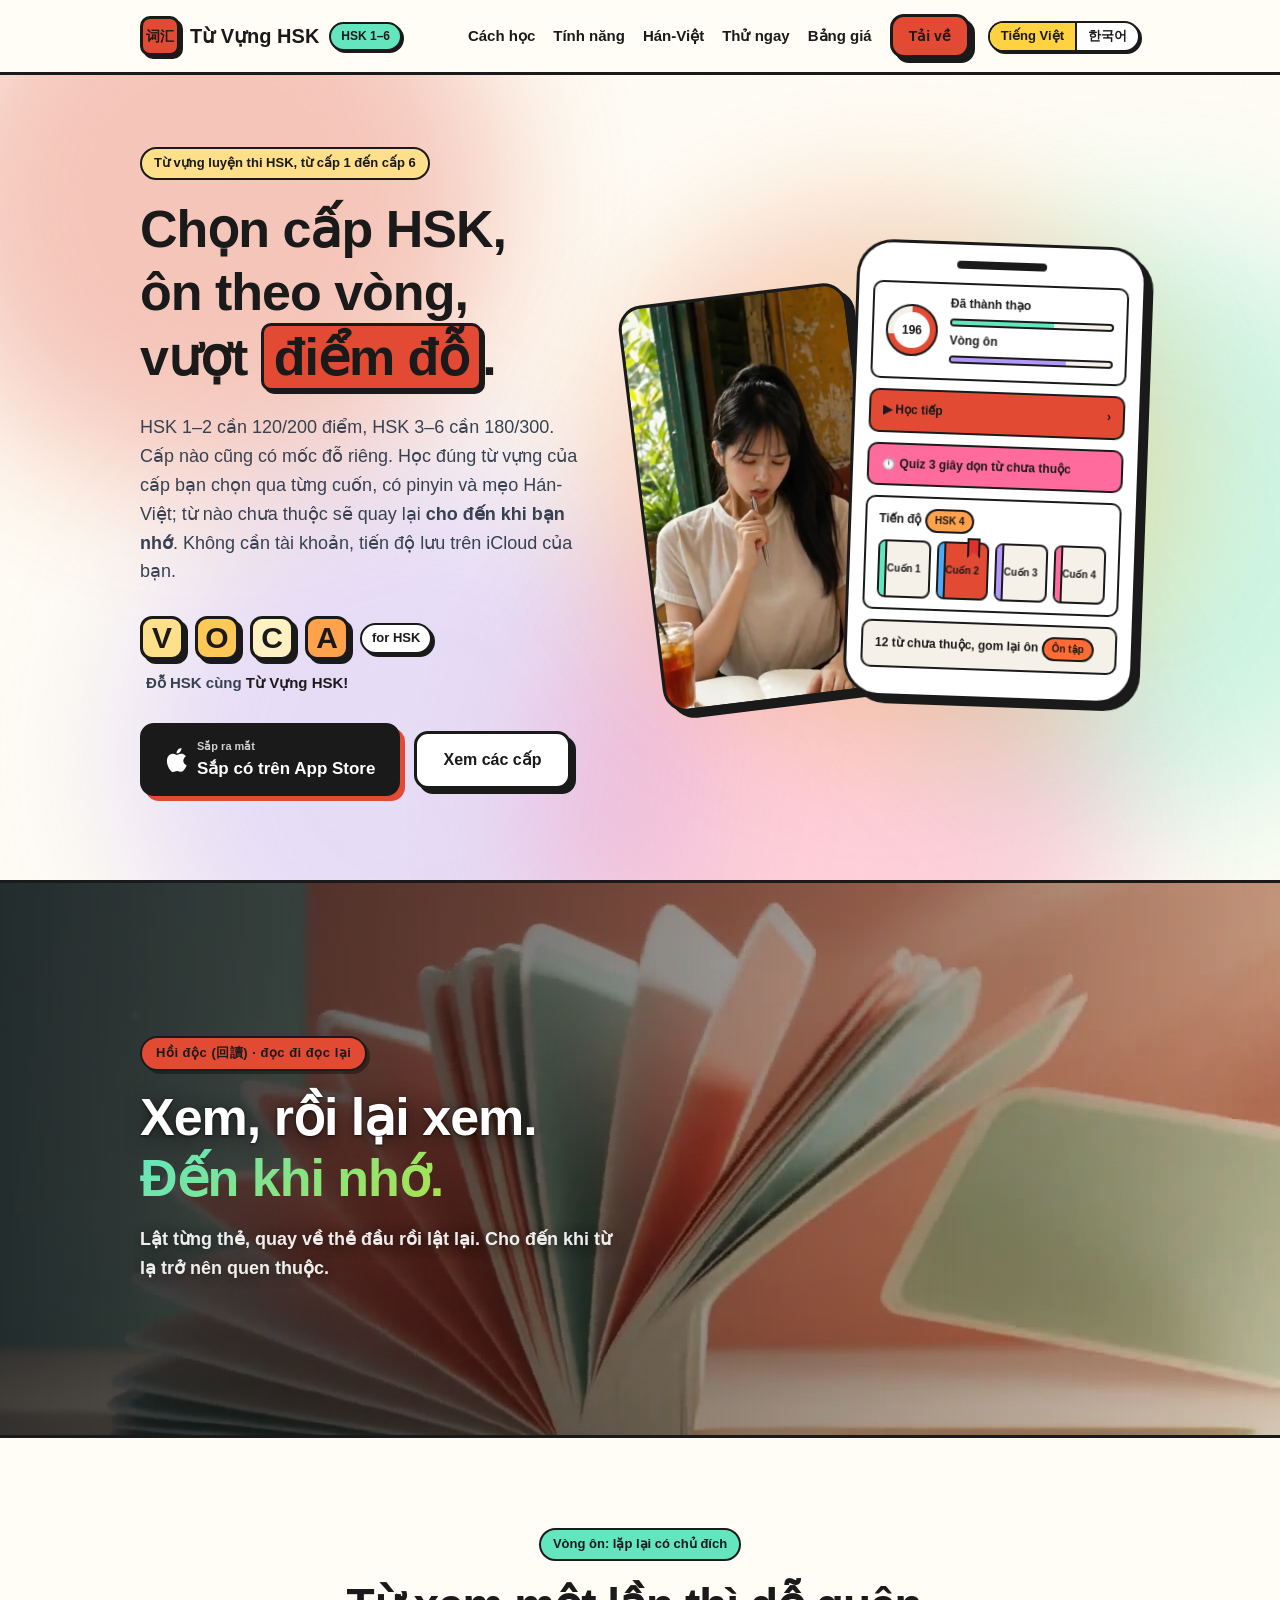
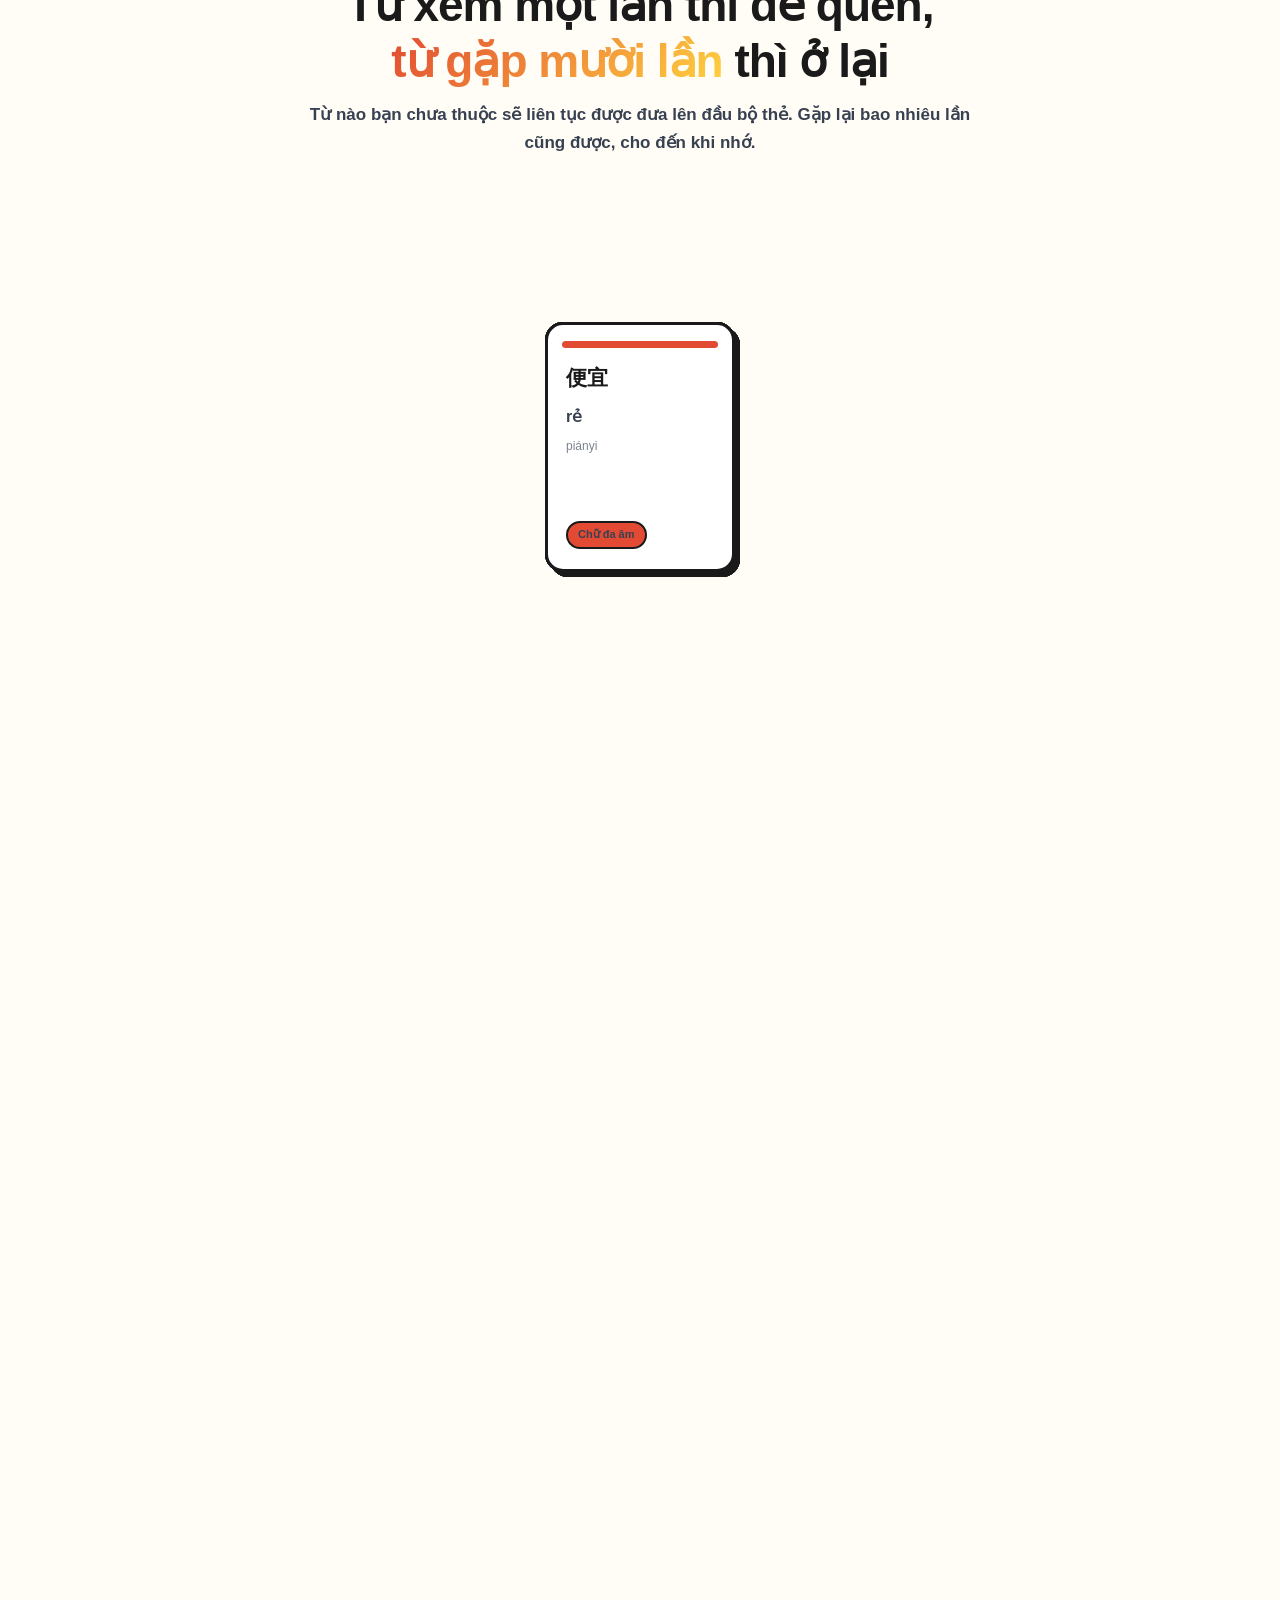
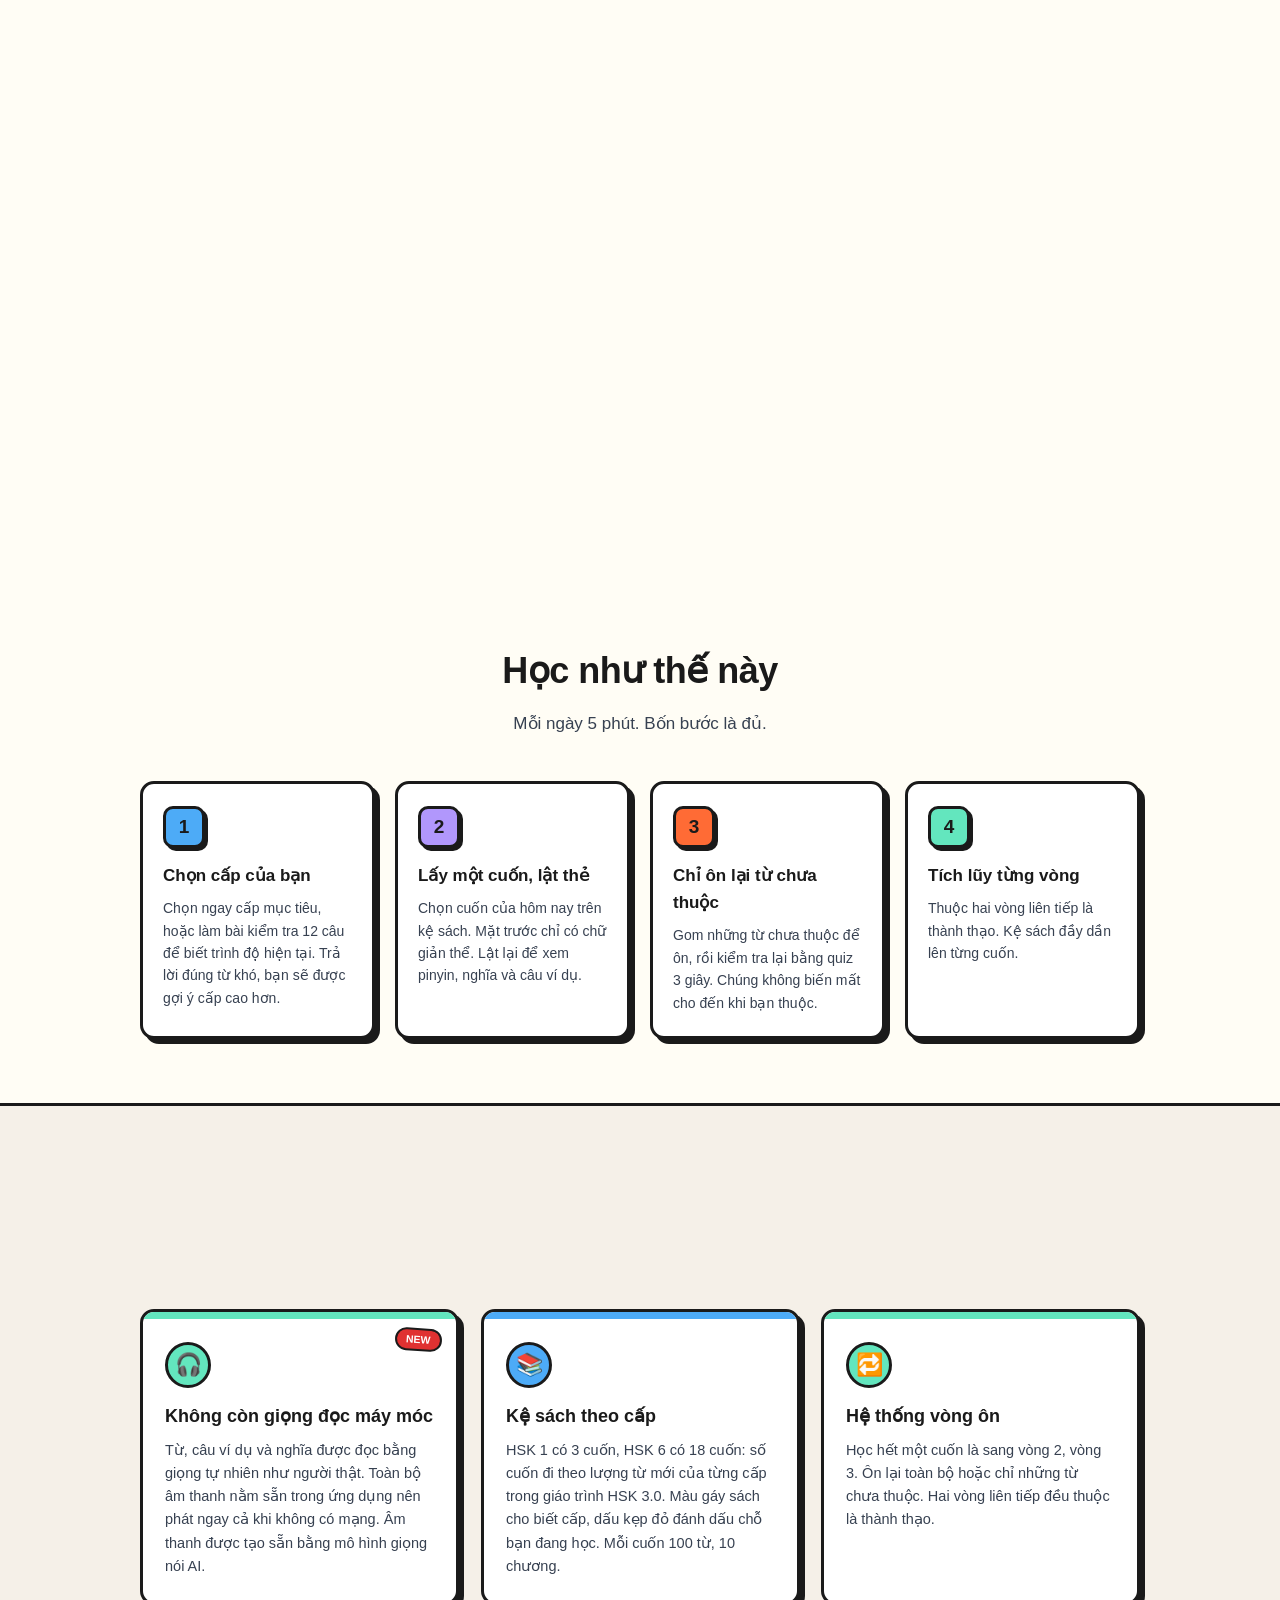
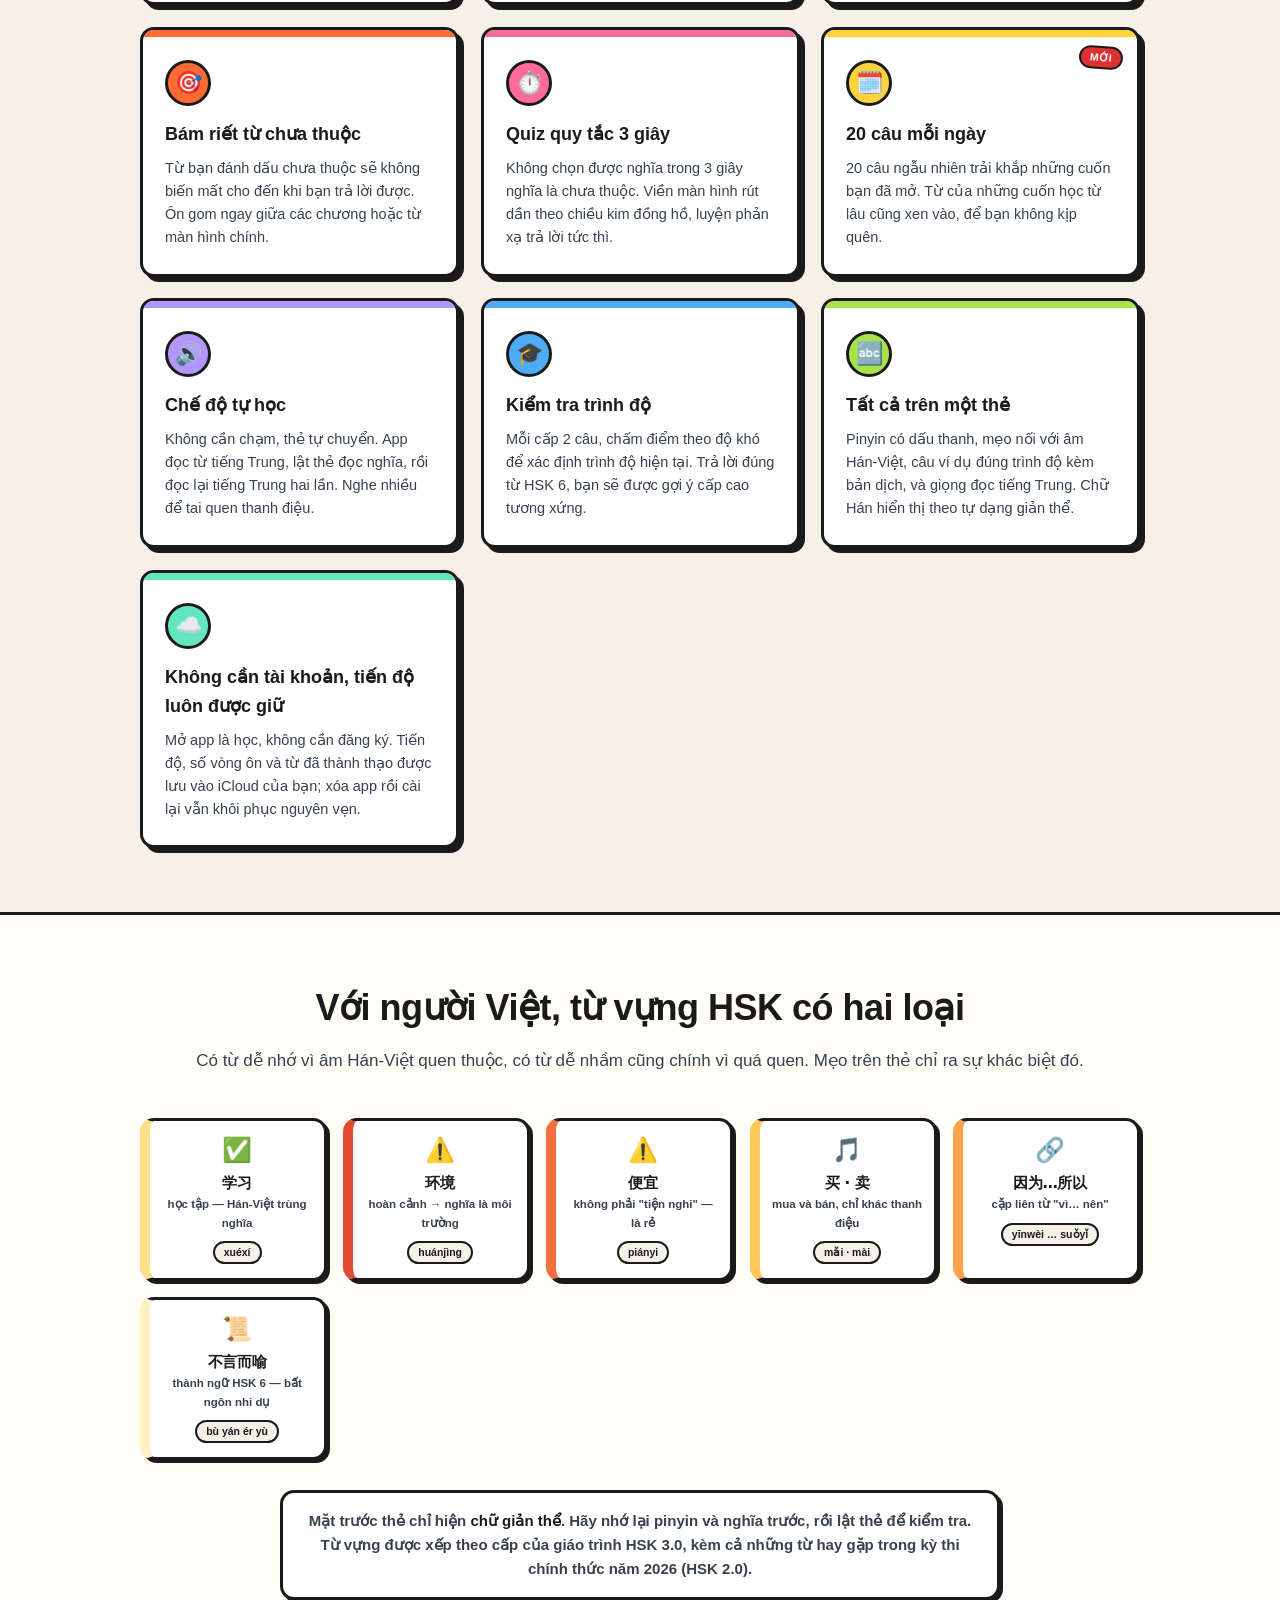
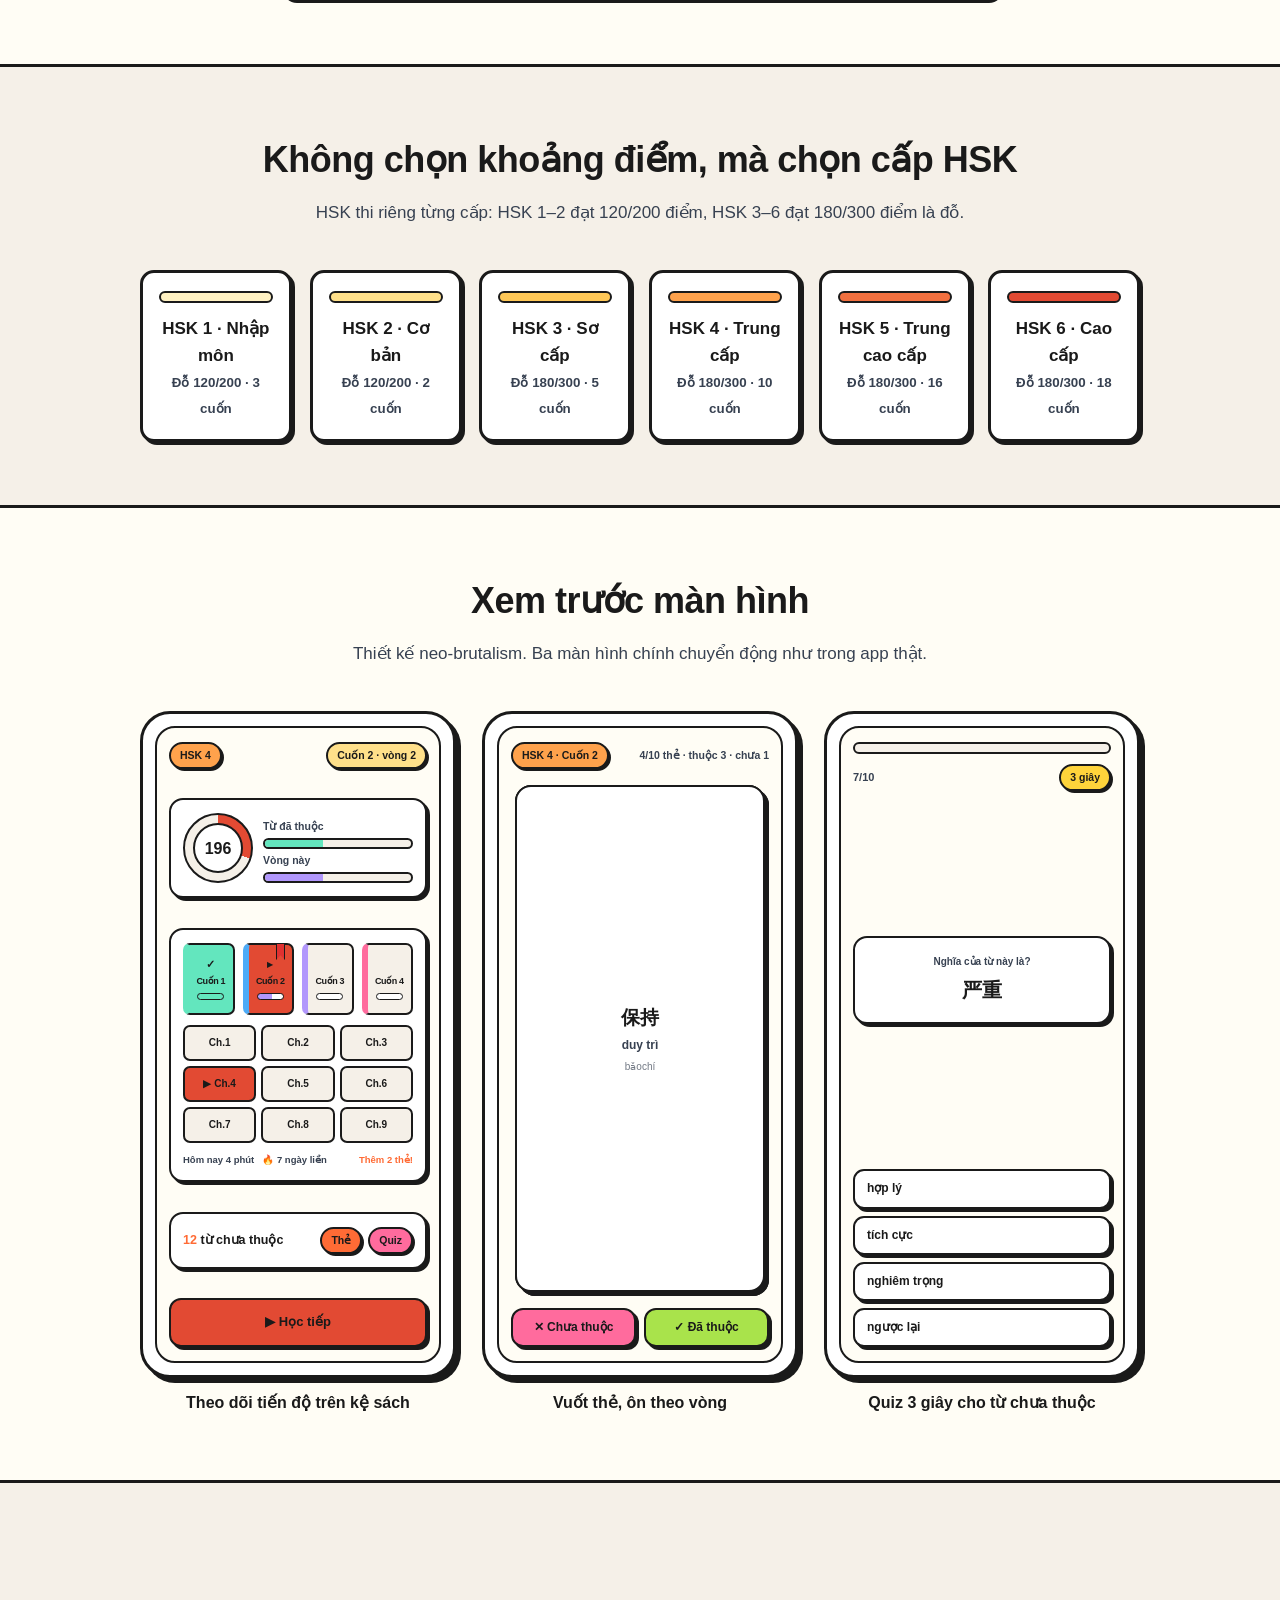
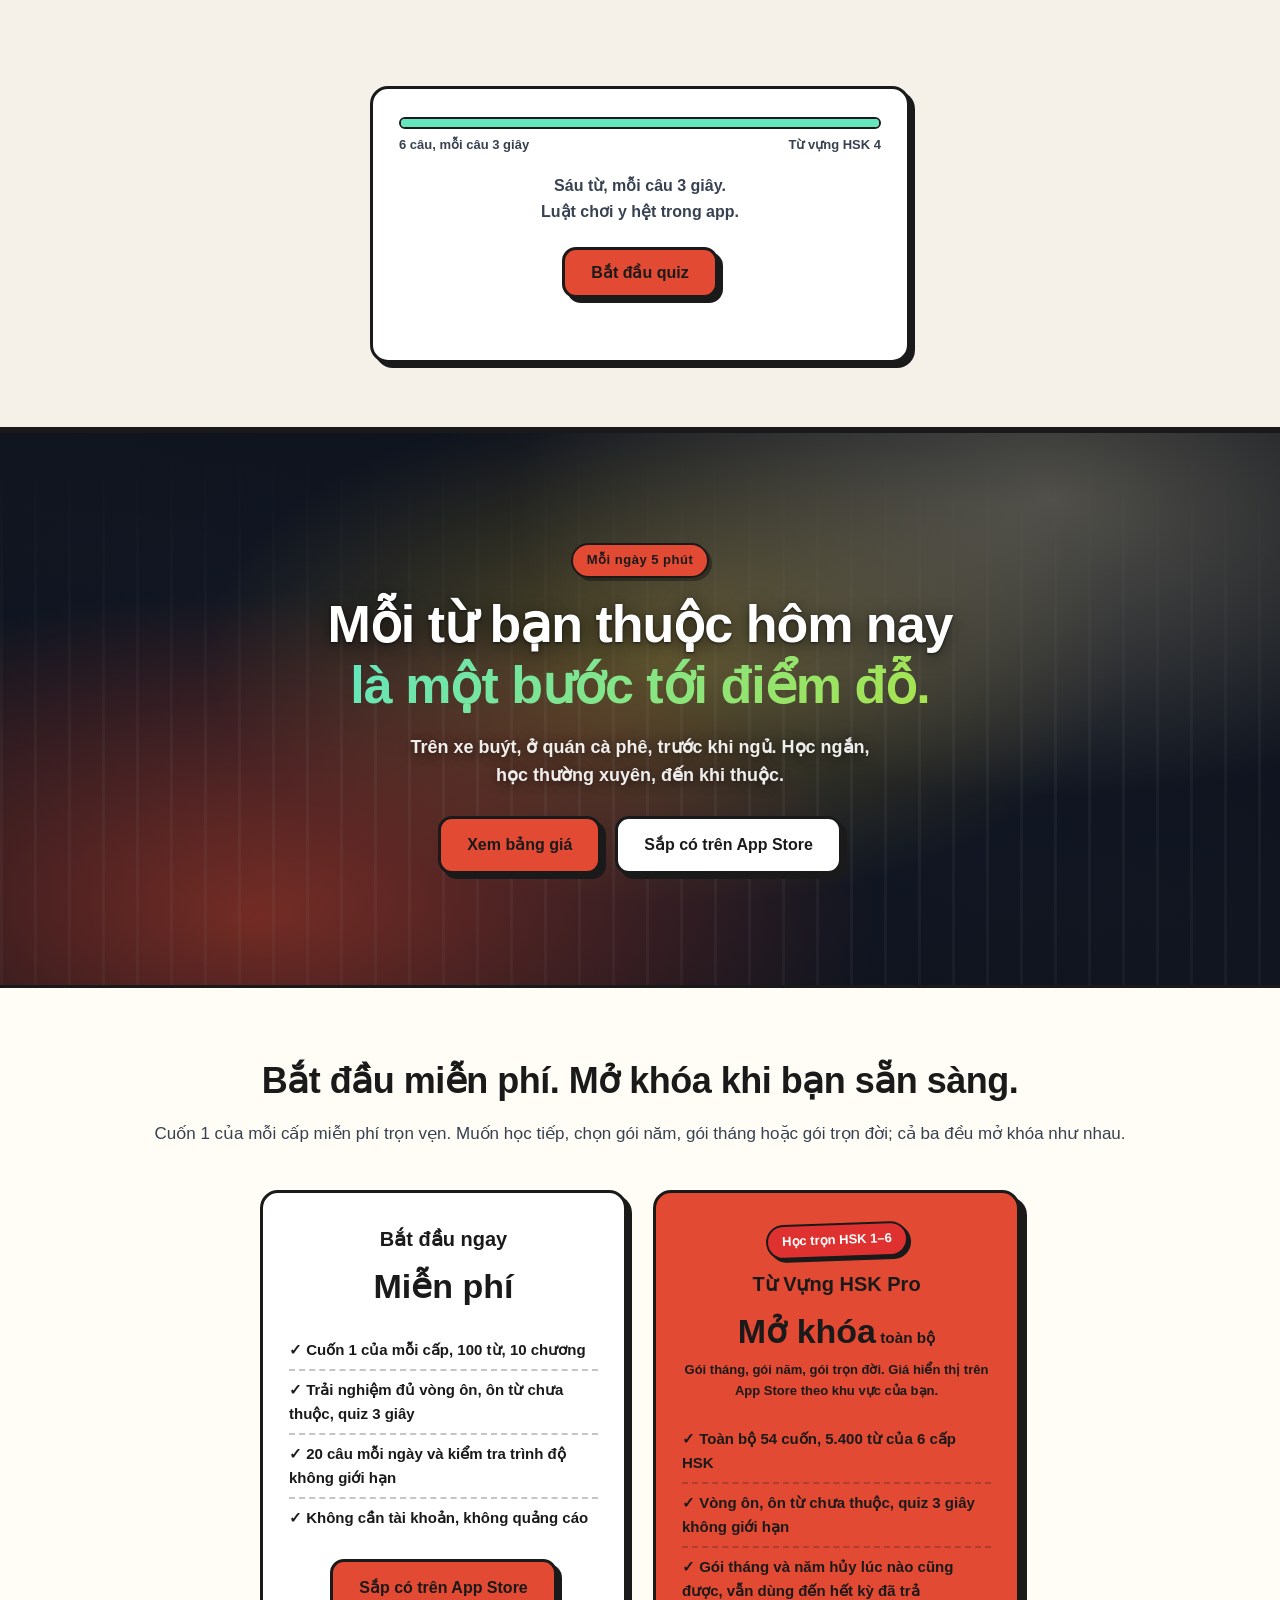
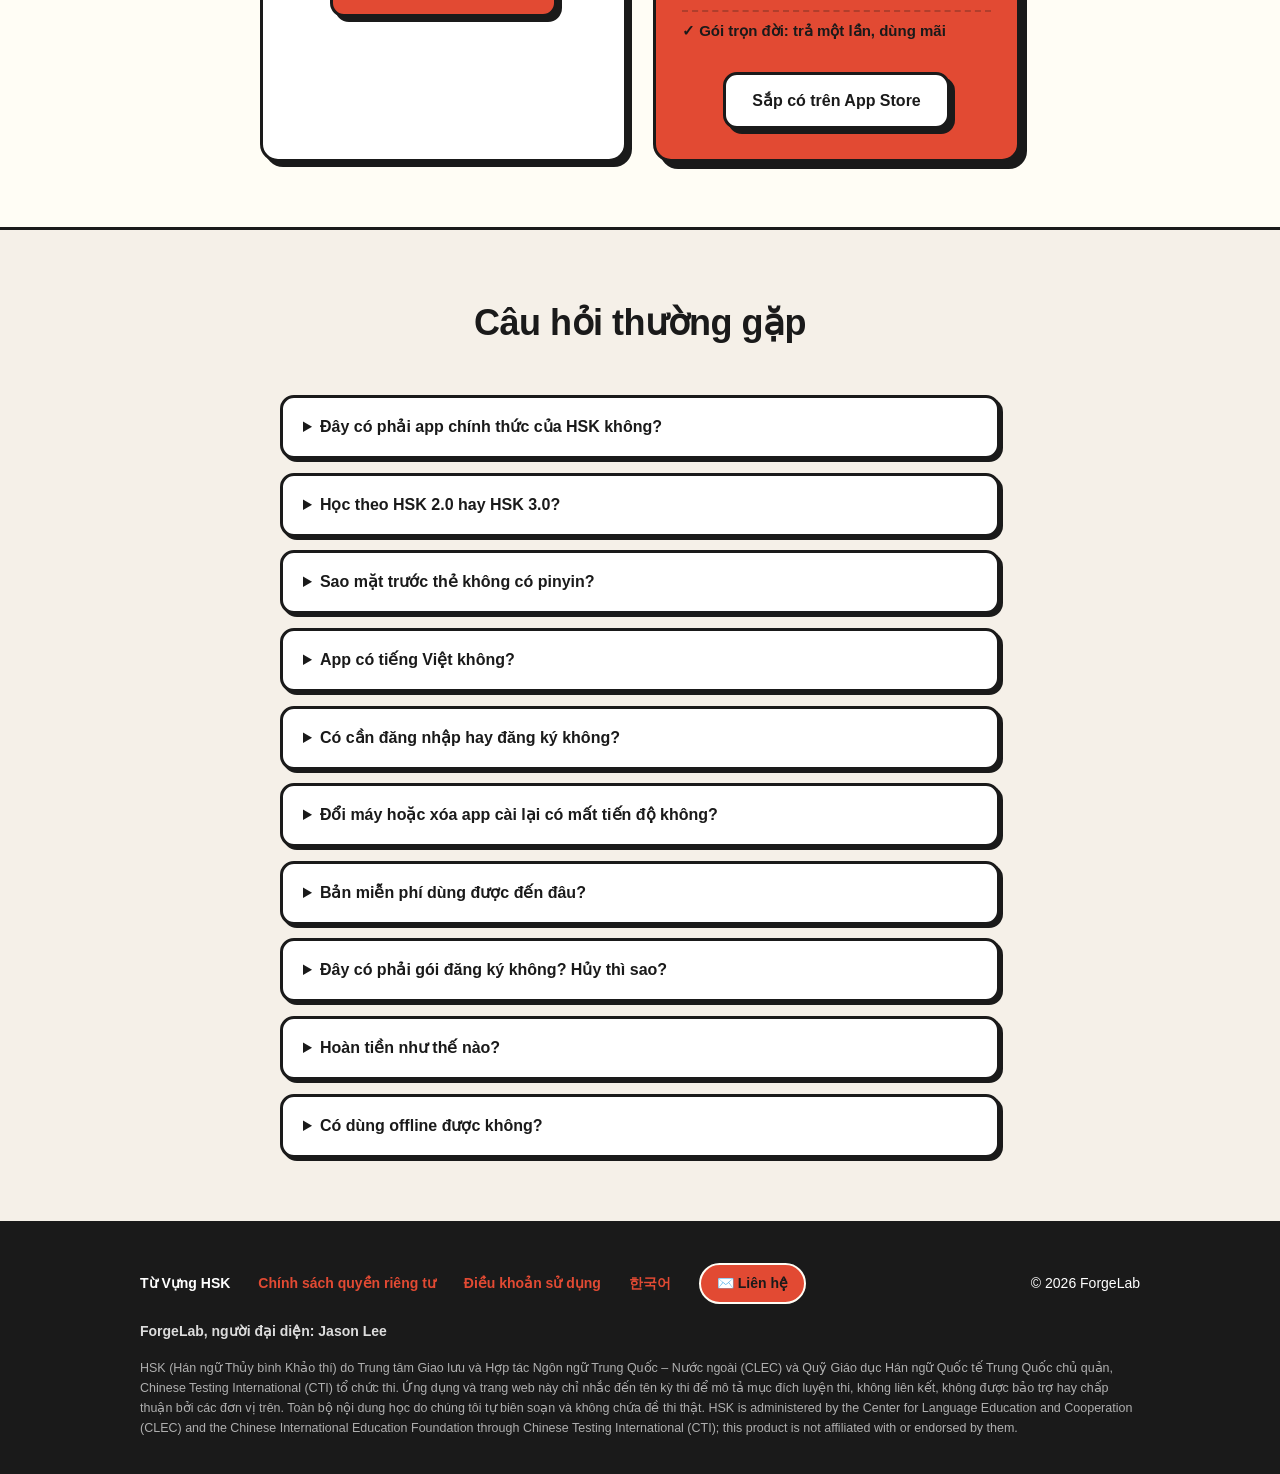
<file: docs/index.html>
<!DOCTYPE html>
<html lang="vi">
<head>
<meta charset="UTF-8" />
<meta name="viewport" content="width=device-width, initial-scale=1.0" />
<title>Từ Vựng HSK – Học từ vựng HSK 1–6 theo vòng ôn, nhớ đến khi thuộc</title>
<meta name="description" content="Từ Vựng HSK là ứng dụng học từ vựng luyện thi HSK 1–6 theo giáo trình HSK 3.0. Chọn cấp, lật thẻ, từ nào chưa thuộc sẽ quay lại mỗi vòng ôn cho đến khi bạn nhớ. Có pinyin, mẹo Hán-Việt, không cần tài khoản, tiến độ lưu trên iCloud. Từ và câu ví dụ được đọc bằng giọng tự nhiên có sẵn trong ứng dụng, không cần mạng." />
<meta property="og:title" content="Từ Vựng HSK – Ôn theo vòng, vượt điểm đỗ HSK 1–6" />
<meta property="og:description" content="Ứng dụng từ vựng HSK 1–6. Từ nào chưa thuộc sẽ quay lại mỗi vòng ôn cho đến khi bạn nhớ, kèm mẹo Hán-Việt. Từ và câu ví dụ được đọc bằng giọng tự nhiên có sẵn trong ứng dụng, không cần mạng." />
<meta property="og:type" content="website" />
<meta property="og:locale" content="vi_VN" />
<meta property="og:url" content="https://jsonpassion.github.io/C300/" />
<link rel="canonical" href="https://jsonpassion.github.io/C300/" />
<link rel="alternate" hreflang="vi" href="https://jsonpassion.github.io/C300/" />
<link rel="alternate" hreflang="ko" href="https://jsonpassion.github.io/C300/ko/" />
<link rel="alternate" hreflang="x-default" href="https://jsonpassion.github.io/C300/" />
<link rel="icon" href="data:image/svg+xml,%3Csvg xmlns='http://www.w3.org/2000/svg' viewBox='0 0 64 64'%3E%3Crect x='4' y='4' width='56' height='56' rx='12' fill='%23E24A33' stroke='%231A1A1A' stroke-width='5'/%3E%3Cpolygon points='32,14 37,27 51,27 40,36 44,50 32,41 20,50 24,36 13,27 27,27' fill='%23FFD23F' stroke='%231A1A1A' stroke-width='2'/%3E%3C/svg%3E" />
<link rel="stylesheet" href="styles.css" />
</head>
<body>
<script>document.documentElement.classList.add('js');</script>

<!-- Soft drifting aurora + grain (atmosphere behind everything) -->
<div class="aurora" aria-hidden="true">
  <span class="blob b-blue"></span>
  <span class="blob b-mint"></span>
  <span class="blob b-lav"></span>
  <span class="blob b-pink"></span>
</div>
<div class="grain" aria-hidden="true"></div>

<!-- ======================= NAV ======================= -->
<nav class="nav">
  <div class="nav-inner">
    <a class="logo" href="#">
      <span class="logo-block logo-block-zh" lang="zh-CN">词汇</span> Từ Vựng HSK <span class="logo-kr">HSK 1–6</span>
    </a>
    <div class="nav-links">
      <a href="#how">Cách học</a>
      <a href="#features">Tính năng</a>
      <a href="#topics">Hán-Việt</a>
      <a href="#demo">Thử ngay</a>
      <a href="#pricing">Bảng giá</a>
      <a class="nb-btn nav-cta" href="#download">Tải về</a>
    </div>
    <div class="lang-switch" aria-label="Ngôn ngữ / 언어 선택">
      <a href="./" lang="vi" hreflang="vi" aria-current="page"><span class="ls-full">Tiếng Việt</span><span class="ls-short">VI</span></a>
      <a href="ko/" lang="ko" hreflang="ko"><span class="ls-full">한국어</span><span class="ls-short">KO</span></a>
    </div>
  </div>
</nav>

<!-- ======================= HERO ======================= -->
<header class="hero wrap" id="download">
  <div data-reveal="up">
    <span class="nb-tag" style="background: #FFE08A; margin-bottom: 18px;">Từ vựng luyện thi HSK, từ cấp 1 đến cấp 6</span>
    <h1>Chọn cấp HSK,<br />ôn theo vòng,<br />vượt <span class="hl">điểm đỗ</span>.</h1>
    <p class="sub">
      HSK 1–2 cần 120/200 điểm, HSK 3–6 cần 180/300. Cấp nào cũng có mốc đỗ riêng.
      Học đúng từ vựng của cấp bạn chọn qua từng cuốn, có pinyin và mẹo Hán-Việt; từ nào chưa thuộc sẽ quay lại <strong>cho đến khi bạn nhớ</strong>.
      Không cần tài khoản, tiến độ lưu trên iCloud của bạn.
    </p>
    <div class="kr-brand" aria-label="VOCA for HSK, Từ Vựng HSK">
      <span class="kk" style="background: #FFE08A;">V</span>
      <span class="kk" style="background: #FFC857;">O</span>
      <span class="kk" style="background: #FFF1C2;">C</span>
      <span class="kk" style="background: #FFA24C;">A</span>
      <span class="kk-for">for HSK</span>
      <span class="kr-brand-label">Đỗ HSK cùng <strong>Từ Vựng HSK!</strong></span>
    </div>
    <div class="hero-ctas">
      <span class="store-badge soon" aria-label="Sắp có trên App Store">
        <svg width="22" height="26" viewBox="0 0 22 26" fill="currentColor" aria-hidden="true"><path d="M18.3 13.8c0-3 2.5-4.5 2.6-4.6-1.4-2.1-3.6-2.4-4.4-2.4-1.9-.2-3.7 1.1-4.6 1.1-1 0-2.4-1.1-4-1.1-2 0-3.9 1.2-5 3-2.1 3.7-.5 9.1 1.5 12.1 1 1.5 2.2 3.1 3.8 3 1.5-.1 2.1-1 4-1s2.4 1 4 .9c1.7 0 2.7-1.5 3.7-3 1.2-1.7 1.6-3.4 1.7-3.5-.1 0-3.2-1.2-3.3-4.5zM15.2 4.8c.8-1 1.4-2.4 1.2-3.8-1.2.1-2.7.8-3.5 1.8-.8.9-1.5 2.3-1.3 3.7 1.4.1 2.8-.7 3.6-1.7z"/></svg>
        <span><small>Sắp ra mắt</small><span class="big">Sắp có trên App Store</span></span>
      </span>
      <a class="nb-btn secondary" href="#levels">Xem các cấp</a>
    </div>
  </div>

  <!-- CSS-drawn app preview (placeholder until release screenshots) -->
  <div class="hero-visual" data-reveal="zoom">
  <div class="glow" aria-hidden="true"></div>
  <div class="reel" aria-hidden="false">
    <video autoplay muted loop playsinline preload="metadata" poster="assets/video/onboarding-loop.jpg"
           aria-label="Khoảnh khắc quên sạch từ vừa học, ôn lại bằng thẻ theo từng vòng, rồi mỉm cười khi nhớ ra">
      <source src="assets/video/onboarding-loop.mp4" type="video/mp4" />
    </video>
  </div>
  <div class="phone" aria-hidden="true">
    <div class="notch"></div>
    <div class="mock-row score">
      <div class="mock-ring"><span>196</span></div>
      <div class="mock-bars">
        Đã thành thạo <div class="mock-bar"><i style="width:64%; background: var(--mint);"></i></div>
        Vòng ôn <div class="mock-bar"><i style="width:72%; background: var(--lavender);"></i></div>
      </div>
    </div>
    <div class="mock-row mock-cta">▶ Học tiếp <span>›</span></div>
    <div class="mock-row" style="background: var(--pink);">⏱️ Quiz 3 giây dọn từ chưa thuộc</div>
    <div class="mock-row">
      Tiến độ <span class="mock-chip" style="background: #FFA24C;">HSK 4</span>
      <div class="mock-books" style="margin-top:8px;">
        <div class="mock-book">Cuốn 1</div>
        <div class="mock-book reading b2">Cuốn 2</div>
        <div class="mock-book b3">Cuốn 3</div>
        <div class="mock-book b4">Cuốn 4</div>
      </div>
    </div>
    <div class="mock-row" style="background: var(--surface);">12 từ chưa thuộc, gom lại ôn <span class="mock-chip" style="background: var(--coral);">Ôn tập</span></div>
  </div>
  </div>
</header>

<!-- ======================= STATEMENT BAND 1 ======================= -->
<section class="cinema" id="film" aria-label="Phim giới thiệu vòng ôn">
  <video autoplay muted loop playsinline preload="metadata" poster="assets/video/hero-fan.jpg">
    <source src="assets/video/hero-fan.mp4" type="video/mp4" />
  </video>
  <div class="scrim"></div>
  <div class="cinema-inner">
    <div class="cinema-copy">
      <span class="kicker">Hồi độc (<span lang="zh">回讀</span>) · đọc đi đọc lại</span>
      <h2>Xem, rồi lại xem.<br /><span class="film-hl">Đến khi nhớ.</span></h2>
      <p>Lật từng thẻ, quay về thẻ đầu rồi lật lại. Cho đến khi từ lạ trở nên quen thuộc.</p>
    </div>
  </div>
</section>

<!-- ======================= STORY: scroll-linked card fan ======================= -->
<section class="fan" id="story">
  <div class="fan-inner">
    <div class="fan-copy">
      <span class="nb-tag" style="background: var(--mint);">Vòng ôn: lặp lại có chủ đích</span>
      <h2>Từ xem một lần thì dễ quên,<br /><em>từ gặp mười lần</em> thì ở lại</h2>
      <p>Từ nào bạn chưa thuộc sẽ liên tục được đưa lên đầu bộ thẻ. Gặp lại bao nhiêu lần cũng được, cho đến khi nhớ.</p>
    </div>
    <div class="fan-stage">
      <div class="fan-deck" id="fanDeck">
        <article class="fan-card" style="--a:-26deg; --x:-340px; --y:34px;">
          <div class="fc-strip" style="background: #FFF1C2;"></div>
          <b lang="zh-CN">学习</b><span>học tập</span><i>xuéxí</i>
          <span class="fc-badge" style="background: #FFF1C2;">Hán-Việt trùng nghĩa</span>
        </article>
        <article class="fan-card" style="--a:-15deg; --x:-196px; --y:8px;">
          <div class="fc-strip" style="background: #FFE08A;"></div>
          <b lang="zh-CN">环境</b><span>môi trường</span><i>huánjìng</i>
          <span class="fc-badge" style="background: #FFE08A;">Hán-Việt lệch nghĩa</span>
        </article>
        <article class="fan-card" style="--a:-5deg; --x:-66px; --y:-6px;">
          <div class="fc-strip" style="background: #FFC857;"></div>
          <b lang="zh-CN">否则</b><span>nếu không thì</span><i>fǒuzé</i>
          <span class="fc-badge" style="background: #FFC857;">Liên từ</span>
        </article>
        <article class="fan-card" style="--a:5deg; --x:66px; --y:-6px;">
          <div class="fc-strip" style="background: #FFA24C;"></div>
          <b lang="zh-CN">采取</b><span>áp dụng</span><i>cǎiqǔ</i>
          <span class="fc-badge" style="background: #FFA24C;">Văn viết</span>
        </article>
        <article class="fan-card" style="--a:15deg; --x:196px; --y:8px;">
          <div class="fc-strip" style="background: #F2703F;"></div>
          <b lang="zh-CN">截然不同</b><span>khác hẳn nhau</span><i>jiérán bùtóng</i>
          <span class="fc-badge" style="background: #F2703F;">Thành ngữ</span>
        </article>
        <article class="fan-card" style="--a:26deg; --x:340px; --y:34px;">
          <div class="fc-strip" style="background: #E24A33;"></div>
          <b lang="zh-CN">便宜</b><span>rẻ</span><i>piányi</i>
          <span class="fc-badge" style="background: #E24A33;">Chữ đa âm</span>
        </article>
      </div>
    </div>
  </div>
</section>

<!-- ======================= HOW IT WORKS ======================= -->
<section id="how">
  <div class="wrap">
    <div class="sec-head">
      <h2>Học như thế này</h2>
      <p>Mỗi ngày 5 phút. Bốn bước là đủ.</p>
    </div>
    <div class="steps">
      <div class="step">
        <div class="step-num" style="background: var(--blue);">1</div>
        <h3>Chọn cấp của bạn</h3>
        <p>Chọn ngay cấp mục tiêu, hoặc làm bài kiểm tra 12 câu để biết trình độ hiện tại. Trả lời đúng từ khó, bạn sẽ được gợi ý cấp cao hơn.</p>
      </div>
      <div class="step">
        <div class="step-num" style="background: var(--lavender);">2</div>
        <h3>Lấy một cuốn, lật thẻ</h3>
        <p>Chọn cuốn của hôm nay trên kệ sách. Mặt trước chỉ có chữ giản thể. Lật lại để xem pinyin, nghĩa và câu ví dụ.</p>
      </div>
      <div class="step">
        <div class="step-num" style="background: var(--coral);">3</div>
        <h3>Chỉ ôn lại từ chưa thuộc</h3>
        <p>Gom những từ chưa thuộc để ôn, rồi kiểm tra lại bằng quiz 3 giây. Chúng không biến mất cho đến khi bạn thuộc.</p>
      </div>
      <div class="step">
        <div class="step-num" style="background: var(--mint);">4</div>
        <h3>Tích lũy từng vòng</h3>
        <p>Thuộc hai vòng liên tiếp là thành thạo. Kệ sách đầy dần lên từng cuốn.</p>
      </div>
    </div>
  </div>
</section>

<!-- ======================= FEATURES ======================= -->
<section id="features" class="alt">
  <div class="wrap">
    <div class="sec-head">
      <h2>Không chỉ là app từ vựng, mà là <u>kệ sách ôn theo từng cấp</u></h2>
      <p>Chúng tôi tin rằng nhớ từ không phải chuyện năng khiếu, mà là chuyện lặp lại đúng cách và chia bài đúng cỡ.</p>
    </div>
    <div class="grid">
      <div class="feature"><span class="new-flag">NEW</span>
        <div class="strip" style="background: var(--mint);"></div>
        <div class="icon" style="background: var(--mint);">🎧</div>
        <h3>Không còn giọng đọc máy móc</h3>
        <p>Từ, câu ví dụ và nghĩa được đọc bằng giọng tự nhiên như người thật. Toàn bộ âm thanh nằm sẵn trong ứng dụng nên phát ngay cả khi không có mạng. Âm thanh được tạo sẵn bằng mô hình giọng nói AI.</p>
      </div>
      <div class="feature">
        <div class="strip" style="background: var(--blue);"></div>
        <div class="icon" style="background: var(--blue);">📚</div>
        <h3>Kệ sách theo cấp</h3>
        <p>HSK 1 có 3 cuốn, HSK 6 có 18 cuốn: số cuốn đi theo lượng từ mới của từng cấp trong giáo trình HSK 3.0. Màu gáy sách cho biết cấp, dấu kẹp đỏ đánh dấu chỗ bạn đang học. Mỗi cuốn 100 từ, 10 chương.</p>
      </div>
      <div class="feature">
        <div class="strip" style="background: var(--mint);"></div>
        <div class="icon" style="background: var(--mint);">🔁</div>
        <h3>Hệ thống vòng ôn</h3>
        <p>Học hết một cuốn là sang vòng 2, vòng 3. Ôn lại toàn bộ hoặc chỉ những từ chưa thuộc. Hai vòng liên tiếp đều thuộc là thành thạo.</p>
      </div>
      <div class="feature">
        <div class="strip" style="background: var(--coral);"></div>
        <div class="icon" style="background: var(--coral);">🎯</div>
        <h3>Bám riết từ chưa thuộc</h3>
        <p>Từ bạn đánh dấu chưa thuộc sẽ không biến mất cho đến khi bạn trả lời được. Ôn gom ngay giữa các chương hoặc từ màn hình chính.</p>
      </div>
      <div class="feature">
        <div class="strip" style="background: var(--pink);"></div>
        <div class="icon" style="background: var(--pink);">⏱️</div>
        <h3>Quiz quy tắc 3 giây</h3>
        <p>Không chọn được nghĩa trong 3 giây nghĩa là chưa thuộc. Viền màn hình rút dần theo chiều kim đồng hồ, luyện phản xạ trả lời tức thì.</p>
      </div>
      <div class="feature">
        <span class="new-flag">MỚI</span>
        <div class="strip" style="background: var(--yellow);"></div>
        <div class="icon" style="background: var(--yellow);">🗓️</div>
        <h3>20 câu mỗi ngày</h3>
        <p>20 câu ngẫu nhiên trải khắp những cuốn bạn đã mở. Từ của những cuốn học từ lâu cũng xen vào, để bạn không kịp quên.</p>
      </div>
      <div class="feature">
        <div class="strip" style="background: var(--lavender);"></div>
        <div class="icon" style="background: var(--lavender);">🔊</div>
        <h3>Chế độ tự học</h3>
        <p>Không cần chạm, thẻ tự chuyển. App đọc từ tiếng Trung, lật thẻ đọc nghĩa, rồi đọc lại tiếng Trung hai lần. Nghe nhiều để tai quen thanh điệu.</p>
      </div>
      <div class="feature">
        <div class="strip" style="background: var(--blue);"></div>
        <div class="icon" style="background: var(--blue);">🎓</div>
        <h3>Kiểm tra trình độ</h3>
        <p>Mỗi cấp 2 câu, chấm điểm theo độ khó để xác định trình độ hiện tại. Trả lời đúng từ HSK 6, bạn sẽ được gợi ý cấp cao tương xứng.</p>
      </div>
      <div class="feature">
        <div class="strip" style="background: var(--lime);"></div>
        <div class="icon" style="background: var(--lime);">🔤</div>
        <h3>Tất cả trên một thẻ</h3>
        <p>Pinyin có dấu thanh, mẹo nối với âm Hán-Việt, câu ví dụ đúng trình độ kèm bản dịch, và giọng đọc tiếng Trung. Chữ Hán hiển thị theo tự dạng giản thể.</p>
      </div>
      <div class="feature">
        <div class="strip" style="background: var(--mint);"></div>
        <div class="icon" style="background: var(--mint);">☁️</div>
        <h3>Không cần tài khoản, tiến độ luôn được giữ</h3>
        <p>Mở app là học, không cần đăng ký. Tiến độ, số vòng ôn và từ đã thành thạo được lưu vào iCloud của bạn; xóa app rồi cài lại vẫn khôi phục nguyên vẹn.</p>
      </div>
    </div>
  </div>
</section>

<!-- ======================= HÁN-VIỆT SHELF ======================= -->
<section id="topics">
  <div class="wrap">
    <div class="sec-head">
      <h2>Với người Việt, từ vựng HSK có hai loại</h2>
      <p>Có từ dễ nhớ vì âm Hán-Việt quen thuộc, có từ dễ nhầm cũng chính vì quá quen. Mẹo trên thẻ chỉ ra sự khác biệt đó.</p>
    </div>
    <div class="topics">
      <div class="topic" style="border-left-color: #FFE08A;"><div class="t-icon" aria-hidden="true">✅</div><h4 lang="zh-CN">学习</h4><small>học tập — Hán-Việt trùng nghĩa</small><span class="t-count">xuéxí</span></div>
      <div class="topic" style="border-left-color: #E24A33;"><div class="t-icon" aria-hidden="true">⚠️</div><h4 lang="zh-CN">环境</h4><small>hoàn cảnh → nghĩa là môi trường</small><span class="t-count">huánjìng</span></div>
      <div class="topic" style="border-left-color: #F2703F;"><div class="t-icon" aria-hidden="true">⚠️</div><h4 lang="zh-CN">便宜</h4><small>không phải "tiện nghi" — là rẻ</small><span class="t-count">piányi</span></div>
      <div class="topic" style="border-left-color: #FFC857;"><div class="t-icon" aria-hidden="true">🎵</div><h4 lang="zh-CN">买 · 卖</h4><small>mua và bán, chỉ khác thanh điệu</small><span class="t-count">mǎi · mài</span></div>
      <div class="topic" style="border-left-color: #FFA24C;"><div class="t-icon" aria-hidden="true">🔗</div><h4 lang="zh-CN">因为…所以</h4><small>cặp liên từ "vì… nên"</small><span class="t-count">yīnwèi … suǒyǐ</span></div>
      <div class="topic" style="border-left-color: #FFF1C2;"><div class="t-icon" aria-hidden="true">📜</div><h4 lang="zh-CN">不言而喻</h4><small>thành ngữ HSK 6 — bất ngôn nhi dụ</small><span class="t-count">bù yán ér yù</span></div>
    </div>
    <p class="topics-note">
      Mặt trước thẻ chỉ hiện <strong>chữ giản thể</strong>. Hãy nhớ lại pinyin và nghĩa trước, rồi lật thẻ để kiểm tra.
      Từ vựng được xếp theo cấp của giáo trình HSK 3.0, kèm cả những từ hay gặp trong kỳ thi chính thức năm 2026 (HSK 2.0).
    </p>
  </div>
</section>

<!-- ======================= LEVELS ======================= -->
<section id="levels" class="alt">
  <div class="wrap">
    <div class="sec-head">
      <h2>Không chọn khoảng điểm, mà chọn cấp HSK</h2>
      <p>HSK thi riêng từng cấp: HSK 1–2 đạt 120/200 điểm, HSK 3–6 đạt 180/300 điểm là đỗ.</p>
    </div>
    <div class="levels levels-6">
      <div class="level"><div class="chip" style="background: #FFF1C2;"></div><h4>HSK 1 · Nhập môn</h4><small>Đỗ 120/200 · 3 cuốn</small></div>
      <div class="level"><div class="chip" style="background: #FFE08A;"></div><h4>HSK 2 · Cơ bản</h4><small>Đỗ 120/200 · 2 cuốn</small></div>
      <div class="level"><div class="chip" style="background: #FFC857;"></div><h4>HSK 3 · Sơ cấp</h4><small>Đỗ 180/300 · 5 cuốn</small></div>
      <div class="level"><div class="chip" style="background: #FFA24C;"></div><h4>HSK 4 · Trung cấp</h4><small>Đỗ 180/300 · 10 cuốn</small></div>
      <div class="level"><div class="chip" style="background: #F2703F;"></div><h4>HSK 5 · Trung cao cấp</h4><small>Đỗ 180/300 · 16 cuốn</small></div>
      <div class="level"><div class="chip" style="background: #E24A33;"></div><h4>HSK 6 · Cao cấp</h4><small>Đỗ 180/300 · 18 cuốn</small></div>
    </div>
  </div>
</section>

<!-- ======================= SCREENSHOTS ======================= -->
<section id="screens">
  <div class="wrap">
    <div class="sec-head">
      <h2>Xem trước màn hình</h2>
      <p>Thiết kế neo-brutalism. Ba màn hình chính chuyển động như trong app thật.</p>
    </div>
    <div class="shots">
      <div>
        <div class="shot-frame">
          <div class="shot-anim sa-dash" aria-label="Xem trước màn hình chính (hoạt ảnh)">
            <div class="sa-top">
              <span class="sa-pill" style="background: #FFA24C;">HSK 4</span>
              <span class="sa-pill" style="background: #FFE08A;">Cuốn 2 · vòng 2</span>
            </div>
            <div class="sa-card">
              <div class="sa-ring"><i></i><span>196</span></div>
              <div class="sa-bars">
                <small>Từ đã thuộc</small>
                <div class="sa-bar"><i class="sa-fill-mint"></i></div>
                <small>Vòng này</small>
                <div class="sa-bar"><i class="sa-fill-blue"></i></div>
              </div>
            </div>
            <div class="sa-card">
              <div class="sa-shelf">
                <div class="sa-book sa-done" style="border-left-color: var(--mint);"><i>✓</i><span>Cuốn 1</span></div>
                <div class="sa-book sa-reading" style="border-left-color: var(--blue);"><b></b><i>▸</i><span>Cuốn 2</span></div>
                <div class="sa-book" style="border-left-color: var(--lavender);"><i></i><span>Cuốn 3</span></div>
                <div class="sa-book" style="border-left-color: var(--pink);"><i></i><span>Cuốn 4</span></div>
              </div>
              <div class="sa-grid">
                <span class="sa-cell sa-c1">Ch.1</span>
                <span class="sa-cell sa-c2">Ch.2</span>
                <span class="sa-cell sa-c3">Ch.3</span>
                <span class="sa-cell sa-cur">▶ Ch.4</span>
                <span class="sa-cell">Ch.5</span>
                <span class="sa-cell">Ch.6</span>
                <span class="sa-cell">Ch.7</span>
                <span class="sa-cell">Ch.8</span>
                <span class="sa-cell">Ch.9</span>
              </div>
              <div class="sa-stats">Hôm nay 4 phút<b>🔥 7 ngày liền</b><em>Thêm 2 thẻ!</em></div>
            </div>
            <div class="sa-card sa-weak">
              <span><b>12</b> từ chưa thuộc</span>
              <span class="sa-pill" style="background: var(--coral);">Thẻ</span>
              <span class="sa-pill" style="background: var(--pink);">Quiz</span>
            </div>
            <div class="sa-cta">▶ Học tiếp</div>
          </div>
        </div>
        <p class="shot-cap">Theo dõi tiến độ trên kệ sách</p>
      </div>
      <div>
        <div class="shot-frame">
          <div class="shot-anim" aria-label="Xem trước thao tác vuốt thẻ từ (hoạt ảnh)">
            <div class="sa-top">
              <span class="sa-pill" style="background: #FFA24C;">HSK 4 · Cuốn 2</span>
              <span class="sa-count">4/10 thẻ · thuộc 3 · chưa 1</span>
            </div>
            <div class="sa-stage">
              <div class="sa-word sa-back"></div>
              <div class="sa-word sa-cardB"><h4 lang="zh-CN">效率</h4><p>hiệu suất</p><em>xiàolǜ</em><div class="sa-tint sa-tint-coral">✕ Chưa thuộc</div></div>
              <div class="sa-word sa-cardA"><h4 lang="zh-CN">保持</h4><p>duy trì</p><em>bǎochí</em><div class="sa-tint sa-tint-mint">✓ Đã thuộc</div></div>
            </div>
            <div class="sa-btns">
              <span class="sa-btn sa-no">✕ Chưa thuộc</span>
              <span class="sa-btn sa-ok">✓ Đã thuộc</span>
            </div>
          </div>
        </div>
        <p class="shot-cap">Vuốt thẻ, ôn theo vòng</p>
      </div>
      <div>
        <div class="shot-frame">
          <div class="shot-anim" aria-label="Xem trước quiz 3 giây (hoạt ảnh)">
            <div class="sa-qbar"><i></i></div>
            <div class="sa-qmeta"><span>7/10</span><span class="sa-pill" style="background: var(--yellow);">3 giây</span></div>
            <div class="sa-qword"><small>Nghĩa của từ này là?</small><h4 lang="zh-CN">严重</h4></div>
            <div class="sa-opts">
              <span class="sa-opt">hợp lý</span>
              <span class="sa-opt">tích cực</span>
              <span class="sa-opt sa-correct">nghiêm trọng<b>✓</b></span>
              <span class="sa-opt">ngược lại</span>
            </div>
          </div>
        </div>
        <p class="shot-cap">Quiz 3 giây cho từ chưa thuộc</p>
      </div>
    </div>
  </div>
</section>

<!-- ======================= LIVE DEMO (3-second quiz) ======================= -->
<section id="demo" class="alt">
  <div class="wrap">
    <div class="sec-head">
      <h2>Chưa cần tải, thử ngay tại đây</h2>
      <p>Tính năng đặc trưng của app: quiz quy tắc 3 giây. Không chọn được trong 3 giây nghĩa là chưa thuộc.</p>
    </div>
    <div class="demo-card">
      <div class="demo-timer" id="demoTimer"><i id="demoTimerFill"></i></div>
      <div class="demo-meta"><span id="demoCount">6 câu, mỗi câu 3 giây</span><span id="demoTag">Từ vựng HSK 4</span></div>
      <div id="demoStage" class="demo-center">
        <p style="color: var(--body); font-weight: 700; margin: 18px 0 22px;">Sáu từ, mỗi câu 3 giây.<br />Luật chơi y hệt trong app.</p>
        <button class="nb-btn" id="demoStart">Bắt đầu quiz</button>
      </div>
      <p class="demo-note" id="demoNote"></p>
    </div>
  </div>
</section>

<!-- ======================= STATEMENT BAND 2 ======================= -->
<section class="cinema center" id="closing" aria-label="Bắt đầu ngay">
  <div class="cinema-art art-b" aria-hidden="true"></div>
  <div class="scrim"></div>
  <div class="cinema-inner">
    <div class="cinema-copy">
      <span class="kicker">Mỗi ngày 5 phút</span>
      <h2>Mỗi từ bạn thuộc hôm nay<br /><span class="film-hl">là một bước tới điểm đỗ.</span></h2>
      <p>Trên xe buýt, ở quán cà phê, trước khi ngủ. Học ngắn, học thường xuyên, đến khi thuộc.</p>
      <div class="cinema-ctas">
        <a class="nb-btn" href="#pricing">Xem bảng giá</a>
        <a class="nb-btn secondary" href="#download">Sắp có trên App Store</a>
      </div>
    </div>
  </div>
</section>

<!-- ======================= PRICING ======================= -->
<section id="pricing">
  <div class="wrap">
    <div class="sec-head">
      <h2>Bắt đầu miễn phí. Mở khóa khi bạn sẵn sàng.</h2>
      <p>Cuốn 1 của mỗi cấp miễn phí trọn vẹn. Muốn học tiếp, chọn gói năm, gói tháng hoặc gói trọn đời; cả ba đều mở khóa như nhau.</p>
    </div>
    <div class="pricing">
      <div class="price-card">
        <h3>Bắt đầu ngay</h3>
        <div class="price">Miễn phí</div>
        <ul>
          <li>Cuốn 1 của mỗi cấp, 100 từ, 10 chương</li>
          <li>Trải nghiệm đủ vòng ôn, ôn từ chưa thuộc, quiz 3 giây</li>
          <li>20 câu mỗi ngày và kiểm tra trình độ không giới hạn</li>
          <li>Không cần tài khoản, không quảng cáo</li>
        </ul>
        <a class="nb-btn" href="#download" style="margin-top: 22px;">Sắp có trên App Store</a>
      </div>
      <div class="price-card hot">
        <span class="sale-badge">Học trọn HSK 1–6</span>
        <h3>Từ Vựng HSK Pro</h3>
        <div class="price">Mở khóa<span style="font-size:0.45em; font-weight:800;"> toàn bộ</span></div>
        <div class="price-note">Gói tháng, gói năm, gói trọn đời. Giá hiển thị trên App Store theo khu vực của bạn.</div>
        <ul>
          <li>Toàn bộ 54 cuốn, 5.400 từ của 6 cấp HSK</li>
          <li>Vòng ôn, ôn từ chưa thuộc, quiz 3 giây không giới hạn</li>
          <li>Gói tháng và năm hủy lúc nào cũng được, vẫn dùng đến hết kỳ đã trả</li>
          <li>Gói trọn đời: trả một lần, dùng mãi</li>
        </ul>
        <a class="nb-btn secondary" href="#download" style="margin-top: 22px;">Sắp có trên App Store</a>
      </div>
    </div>
  </div>
</section>

<!-- ======================= FAQ ======================= -->
<section class="alt">
  <div class="wrap">
    <div class="sec-head"><h2>Câu hỏi thường gặp</h2></div>
    <div class="faq">
      <details>
        <summary>Đây có phải app chính thức của HSK không?</summary>
        <p>Không. Từ Vựng HSK là công cụ học tập do ForgeLab phát triển độc lập, không liên kết và không được bảo trợ bởi Trung tâm Giao lưu và Hợp tác Ngôn ngữ Trung Quốc – Nước ngoài (CLEC), Quỹ Giáo dục Hán ngữ Quốc tế Trung Quốc hay đơn vị tổ chức thi Chinese Testing International (CTI). Tên kỳ thi chỉ được nhắc đến để mô tả mục đích luyện thi. Toàn bộ nội dung học do chúng tôi tự biên soạn, không chứa đề thi thật đã từng ra.</p>
      </details>
      <details>
        <summary>Học theo HSK 2.0 hay HSK 3.0?</summary>
        <p>Từ vựng được xếp theo giáo trình HSK 3.0 (cộng dồn từ 300 từ ở HSK 1 đến 5.400 từ ở HSK 6). Kỳ thi chính thức năm 2026 vẫn theo HSK 2.0, nhưng giáo trình 3.0 bao gồm gần như toàn bộ từ của 2.0, nên dù thi bây giờ hay sau khi chuyển đổi, bạn đều ôn được trên cùng một kệ sách. Điểm đỗ (HSK 1–2: 120/200, HSK 3–6: 180/300) giống nhau ở cả hai phiên bản. Cấp 7–9 sẽ được bổ sung khi thang điểm chính thức được công bố.</p>
      </details>
      <details>
        <summary>Sao mặt trước thẻ không có pinyin?</summary>
        <p>Chúng tôi cố ý ẩn đi, vì đề thi không có pinyin. Nhìn chữ giản thể ở mặt trước, tự nhớ cách đọc và nghĩa, rồi lật thẻ: pinyin, nghĩa, mẹo, câu ví dụ tiếng Trung và bản dịch hiện ra cùng lúc.</p>
      </details>
      <details>
        <summary>App có tiếng Việt không?</summary>
        <p>Có. Giao diện và nghĩa của từ đều bằng tiếng Việt, mẹo trên thẻ nối từ với âm Hán-Việt (ví dụ 学习 = học tập). Nếu muốn, bạn có thể chuyển sang tiếng Hàn trong phần Cài đặt.</p>
      </details>
      <details>
        <summary>Có cần đăng nhập hay đăng ký không?</summary>
        <p>Không. Bạn bắt đầu học ngay mà không cần tài khoản. Tiến độ được lưu trong iCloud của chính bạn, việc mua do Apple ID xử lý. Nhà phát triển không lưu bất cứ thứ gì trên máy chủ.</p>
      </details>
      <details>
        <summary>Đổi máy hoặc xóa app cài lại có mất tiến độ không?</summary>
        <p>Không mất. Tiến độ, số vòng ôn, từ đã thành thạo và chuỗi ngày học được tự động sao lưu lên iCloud, nên với cùng tài khoản Apple mọi thứ sẽ được khôi phục. Gói đã mua chỉ cần bấm "Khôi phục giao dịch" một lần.</p>
      </details>
      <details>
        <summary>Bản miễn phí dùng được đến đâu?</summary>
        <p>Bạn được học trọn <strong>cuốn 1 của mỗi cấp (10 chương, 100 từ)</strong> miễn phí. Vòng ôn, ôn từ chưa thuộc, quiz 3 giây, 20 câu mỗi ngày và kiểm tra trình độ đều hoạt động không giới hạn. Từ cuốn 2 cần mua gói: gói năm, gói tháng hoặc gói trọn đời, giá hiển thị trên App Store. Cả ba gói mở khóa như nhau.</p>
      </details>
      <details>
        <summary>Đây có phải gói đăng ký không? Hủy thì sao?</summary>
        <p>Gói năm và gói tháng là gói đăng ký tự động gia hạn, gói trọn đời chỉ thanh toán một lần. Bạn có thể hủy gói đăng ký bất cứ lúc nào trong Cài đặt iOS, mục Tài khoản Apple rồi Đăng ký; sau khi hủy, bạn vẫn dùng được đến hết kỳ đã thanh toán. App không có dùng thử miễn phí riêng, nhưng bạn có thể học hết 100 từ của cuốn 1 miễn phí rồi mới quyết định.</p>
      </details>
      <details>
        <summary>Hoàn tiền như thế nào?</summary>
        <p>Việc hoàn tiền theo chính sách của Apple App Store. Bạn có thể yêu cầu tại <a href="https://reportaproblem.apple.com">reportaproblem.apple.com</a>.</p>
      </details>
      <details>
        <summary>Có dùng offline được không?</summary>
        <p>Có. Nội dung được lưu sẵn trên máy, nên sau lần tải đầu tiên bạn có thể học cả khi không có mạng.</p>
      </details>
    </div>
  </div>
</section>

<!-- ======================= FOOTER ======================= -->
<footer>
  <div class="wrap">
    <span style="font-weight: 900;">Từ Vựng HSK</span>
    <a href="privacy.html?lang=vi">Chính sách quyền riêng tư</a>
    <a href="terms.html?lang=vi">Điều khoản sử dụng</a>
    <a href="ko/" lang="ko" hreflang="ko">한국어</a>
    <a class="contact-btn" href="mailto:forgelab.aitech@gmail.com?subject=%5BHSK%20VOCA%5D%20Support">✉️ Liên hệ</a>
    <span style="margin-left:auto;">© 2026 ForgeLab</span>
    <span class="biz">ForgeLab, người đại diện: Jason Lee</span>
    <span class="ets">HSK (Hán ngữ Thủy bình Khảo thí) do Trung tâm Giao lưu và Hợp tác Ngôn ngữ Trung Quốc – Nước ngoài (CLEC) và Quỹ Giáo dục Hán ngữ Quốc tế Trung Quốc chủ quản, Chinese Testing International (CTI) tổ chức thi. Ứng dụng và trang web này chỉ nhắc đến tên kỳ thi để mô tả mục đích luyện thi, không liên kết, không được bảo trợ hay chấp thuận bởi các đơn vị trên. Toàn bộ nội dung học do chúng tôi tự biên soạn và không chứa đề thi thật. HSK is administered by the Center for Language Education and Cooperation (CLEC) and the Chinese International Education Foundation through Chinese Testing International (CTI); this product is not affiliated with or endorsed by them.</span>
  </div>
</footer>

<script>
/* ---------- Scroll spy: highlight the nav link of the section in view ---------- */
(function () {
  var links = Array.prototype.slice.call(document.querySelectorAll('.nav-links a[href^="#"]'));
  var byId = {};
  links.forEach(function (a) { byId[a.getAttribute('href').slice(1)] = a; });

  var targets = Object.keys(byId)
    .map(function (id) { return document.getElementById(id); })
    .filter(Boolean);

  var observer = new IntersectionObserver(function (entries) {
    entries.forEach(function (entry) {
      if (!entry.isIntersecting) return;
      links.forEach(function (a) { a.classList.remove('active'); });
      var link = byId[entry.target.id];
      if (link) link.classList.add('active');
    });
  }, { rootMargin: '-40% 0px -55% 0px' });

  targets.forEach(function (t) { observer.observe(t); });
})();

/* ---------- Scroll reveals: tag groups, animate them in on enter ---------- */
(function () {
  if (!('IntersectionObserver' in window)) return;

  // Assign reveal variant + stagger index without touching the HTML.
  function tag(sel, variant, perRow) {
    var els = Array.prototype.slice.call(document.querySelectorAll(sel));
    els.forEach(function (el, i) {
      el.classList.add('reveal');
      var v = typeof variant === 'function' ? variant(i) : variant;
      el.classList.add(v);
      el.style.setProperty('--i', perRow ? (i % perRow) : i);
    });
    return els;
  }

  var groups = [].concat(
    tag('.sec-head', 'r-up'),
    tag('.step', 'r-up', 4),
    // features deal in from alternating sides, like a hand of cards
    tag('.feature', function (i) { return i % 2 ? 'r-right' : 'r-left'; }, 3),
    tag('.topic', 'r-up', 5),
    tag('.level', 'r-up', 4),
    tag('.shots > div', 'r-up', 3),
    tag('.price-card', 'r-up', 2),
    tag('.faq details', 'r-up', 1)
  );

  var io = new IntersectionObserver(function (entries) {
    entries.forEach(function (e) {
      if (e.isIntersecting) { e.target.classList.add('in'); io.unobserve(e.target); }
    });
  }, { rootMargin: '0px 0px -12% 0px', threshold: 0.15 });

  groups.forEach(function (el) { io.observe(el); });
})();

/* ---------- Play the film only while it is on screen ---------- */
(function () {
  var vids = Array.prototype.slice.call(document.querySelectorAll('.cinema video, .reel video'));
  if (!vids.length) return;
  var reduce = window.matchMedia('(prefers-reduced-motion: reduce)').matches;
  if (reduce) { vids.forEach(function (v) { v.pause(); v.removeAttribute('autoplay'); }); return; }
  if (!('IntersectionObserver' in window)) return;
  var io = new IntersectionObserver(function (entries) {
    entries.forEach(function (e) {
      var v = e.target;
      if (e.isIntersecting) { var p = v.play(); if (p && p.catch) p.catch(function () {}); }
      else { v.pause(); }
    });
  }, { threshold: 0.2 });
  vids.forEach(function (v) { io.observe(v); });
})();

/* ---------- Signature: scroll-linked card fan ---------- */
(function () {
  var section = document.getElementById('story');
  var deck = document.getElementById('fanDeck');
  if (!section || !deck) return;
  if (window.matchMedia('(prefers-reduced-motion: reduce)').matches) return;

  var ticking = false;
  function update() {
    ticking = false;
    var rect = section.getBoundingClientRect();
    var vh = window.innerHeight;
    // 0 while the sticky stage first pins, 1 as the track scrolls past.
    var travel = rect.height - vh;
    var p = travel > 0 ? (-rect.top) / travel : 0;
    p = Math.max(0, Math.min(1, p));
    // ease so the spread feels like it "settles" open
    var eased = 1 - Math.pow(1 - p, 2);
    deck.style.setProperty('--p', eased.toFixed(4));
  }
  function onScroll() {
    if (!ticking) { ticking = true; requestAnimationFrame(update); }
  }
  window.addEventListener('scroll', onScroll, { passive: true });
  window.addEventListener('resize', onScroll);
  update();
})();

/* ---------- 3-second quiz demo (same rules as the app's WordQuizView) ---------- */
(function () {
  var QUESTIONS = [
    { w: '竞争', o: ['cạnh tranh', 'hiệu suất', 'chất lượng', 'tài nguyên'], a: 0 },
    { w: '提高', o: ['giảm bớt', 'nâng cao', 'duy trì', 'thay đổi'], a: 1 },
    { w: '否则', o: ['ngược lại', 'dần dần', 'nếu không thì', 'tương đối'], a: 2 },
    { w: '承担', o: ['duy trì', 'gánh vác', 'điều tra', 'tiêu dùng'], a: 1 },
    { w: '趋势', o: ['biện pháp', 'xu hướng', 'ưu thế', 'chính sách'], a: 1 },
    { w: '积极', o: ['tích cực', 'nghiêm trọng', 'hợp lý', 'quan trọng'], a: 0 }
  ];
  var LIMIT = 3000, REVEAL = 900;

  var stage = document.getElementById('demoStage');
  var timer = document.getElementById('demoTimer');
  var fill = document.getElementById('demoTimerFill');
  var count = document.getElementById('demoCount');
  var note = document.getElementById('demoNote');
  var idx = 0, score = 0, timers = [];

  document.getElementById('demoStart').addEventListener('click', start);

  function clearTimers() { timers.forEach(clearTimeout); timers = []; }

  function start() {
    idx = 0; score = 0;
    note.textContent = '';
    show();
  }

  function resetBar() {
    timer.classList.remove('warn', 'hot');
    fill.style.transition = 'none';
    fill.style.width = '100%';
    void fill.offsetWidth; /* reflow, restarts the transition */
    fill.style.transition = 'width ' + LIMIT + 'ms linear';
    fill.style.width = '0%';
  }

  function show() {
    clearTimers();
    var q = QUESTIONS[idx];
    count.textContent = (idx + 1) + ' / ' + QUESTIONS.length;
    note.textContent = '';
    stage.classList.remove('demo-center');
    stage.innerHTML = '<div class="demo-word" lang="zh-CN">' + q.w + '</div>' +
      q.o.map(function (opt, i) {
        return '<button class="demo-opt" data-i="' + i + '">' + opt + '</button>';
      }).join('');
    stage.querySelectorAll('.demo-opt').forEach(function (btn) {
      btn.addEventListener('click', function () { answer(parseInt(btn.dataset.i, 10)); });
    });
    resetBar();
    timers.push(setTimeout(function () { timer.classList.add('warn'); }, LIMIT / 3));
    timers.push(setTimeout(function () { timer.classList.add('hot'); }, LIMIT * 2 / 3));
    timers.push(setTimeout(timeUp, LIMIT));
  }

  function freezeBar() {
    var w = getComputedStyle(fill).width;
    fill.style.transition = 'none';
    fill.style.width = w;
  }

  function reveal(picked) {
    clearTimers();
    freezeBar();
    var q = QUESTIONS[idx];
    stage.querySelectorAll('.demo-opt').forEach(function (btn, i) {
      btn.disabled = true;
      if (i === q.a) btn.classList.add('correct');
      else if (i === picked) btn.classList.add('wrong');
    });
  }

  function answer(i) {
    var q = QUESTIONS[idx];
    reveal(i);
    if (i === q.a) { score++; note.textContent = 'Chính xác! Trong app, từ này được ghi là “Đã thuộc”.'; }
    else { note.textContent = 'Chưa đúng. Trong app, từ này nằm lại nhóm chưa thuộc và sẽ quay lại.'; }
    timers.push(setTimeout(next, REVEAL));
  }

  function timeUp() {
    reveal(-1);
    note.textContent = '⏰ Hết giờ! Không chọn được trong 3 giây nghĩa là chưa thuộc.';
    timers.push(setTimeout(next, REVEAL + 200));
  }

  function next() {
    idx++;
    if (idx < QUESTIONS.length) { show(); return; }
    finish();
  }

  function finish() {
    clearTimers();
    fill.style.transition = 'none';
    fill.style.width = '100%';
    timer.classList.remove('warn', 'hot');
    count.textContent = 'Xong';
    stage.classList.add('demo-center');
    var msg = score === QUESTIONS.length
      ? 'Hoàn hảo! Hẹn gặp bạn ở cấp cao.'
      : 'Sai ' + (QUESTIONS.length - score) + ' câu. Trong app, bạn sẽ gặp lại chúng cho đến khi thuộc.';
    stage.innerHTML =
      '<div class="demo-score">' + score + ' / ' + QUESTIONS.length + '</div>' +
      '<p style="color: var(--body); font-weight: 700; margin-bottom: 20px;">' + msg + '</p>' +
      '<div style="display: flex; gap: 14px; justify-content: center; flex-wrap: wrap;">' +
        '<button class="nb-btn" id="demoRetry">Thử lại</button>' +
        '<a class="nb-btn mint" href="#levels">Xem các cấp</a>' +
      '</div>';
    note.textContent = '';
    document.getElementById('demoRetry').addEventListener('click', start);
  }
})();
</script>

</body>
</html>
</file>
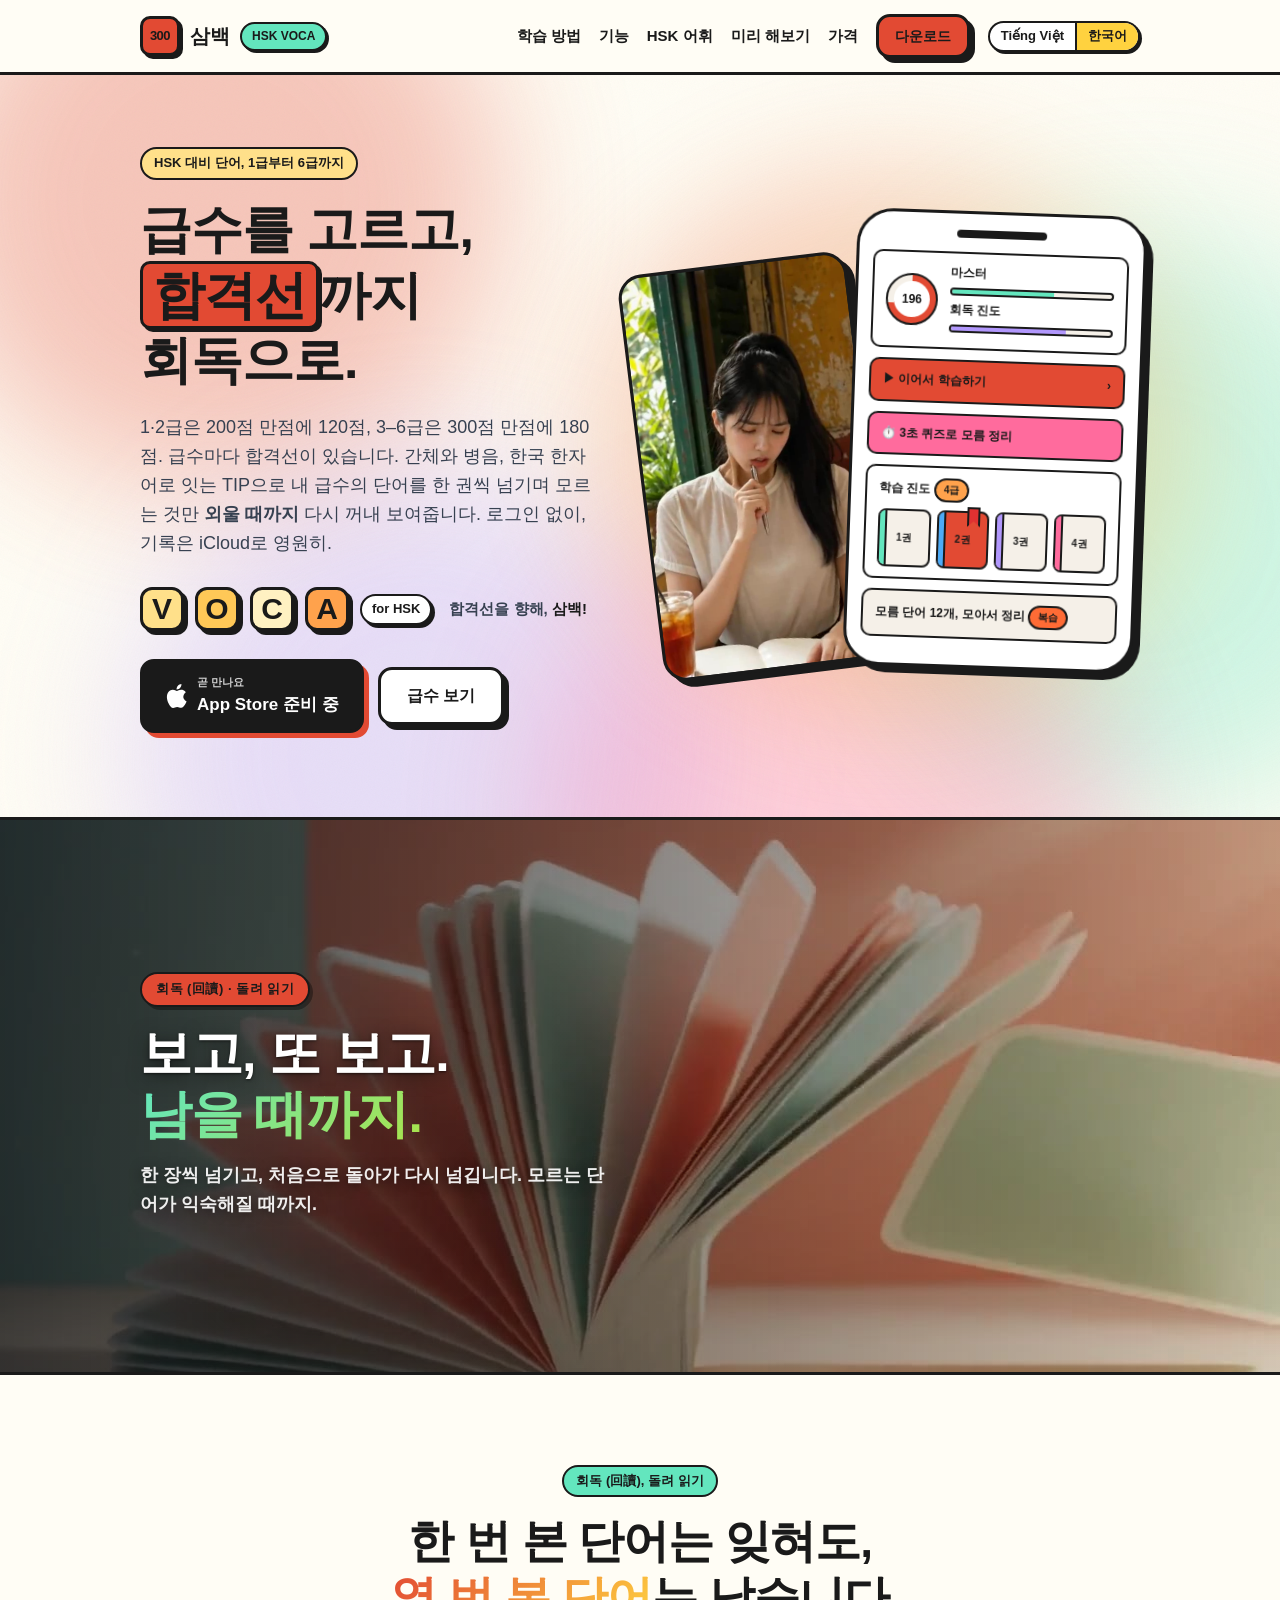
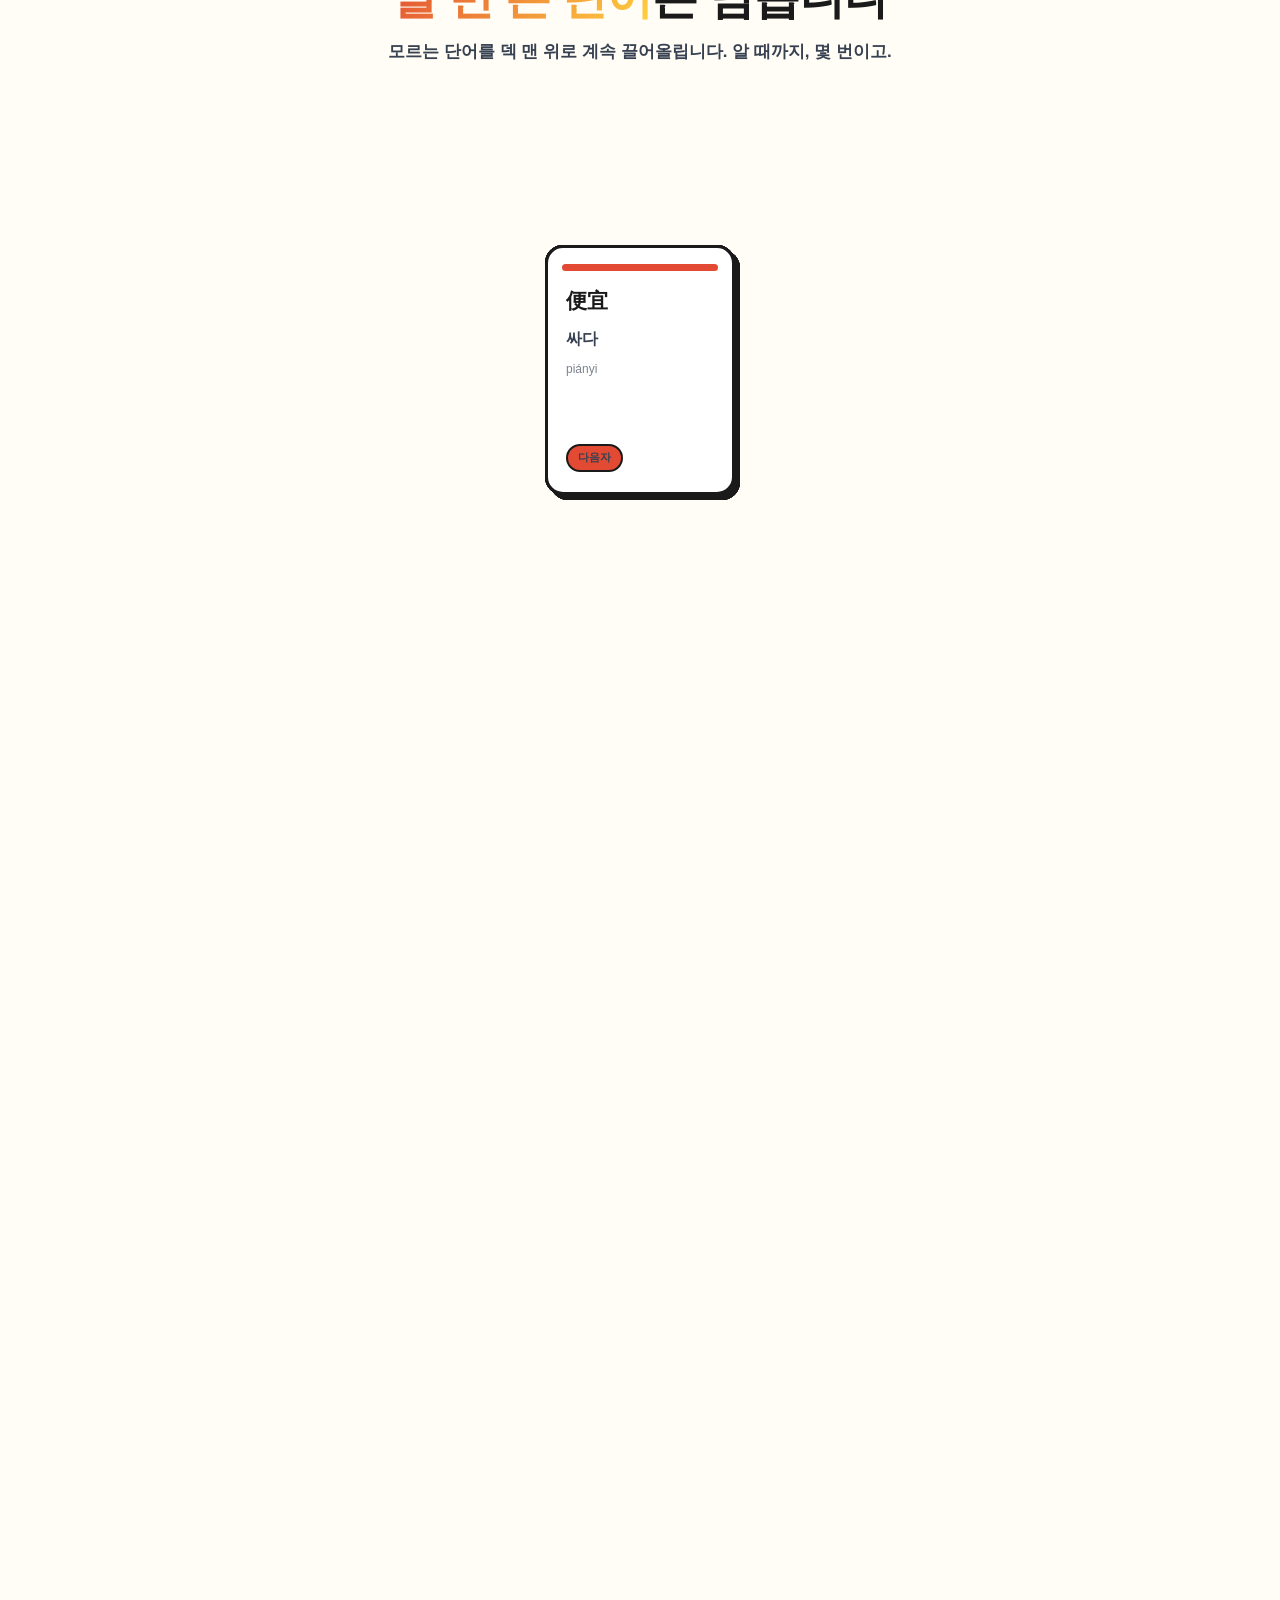
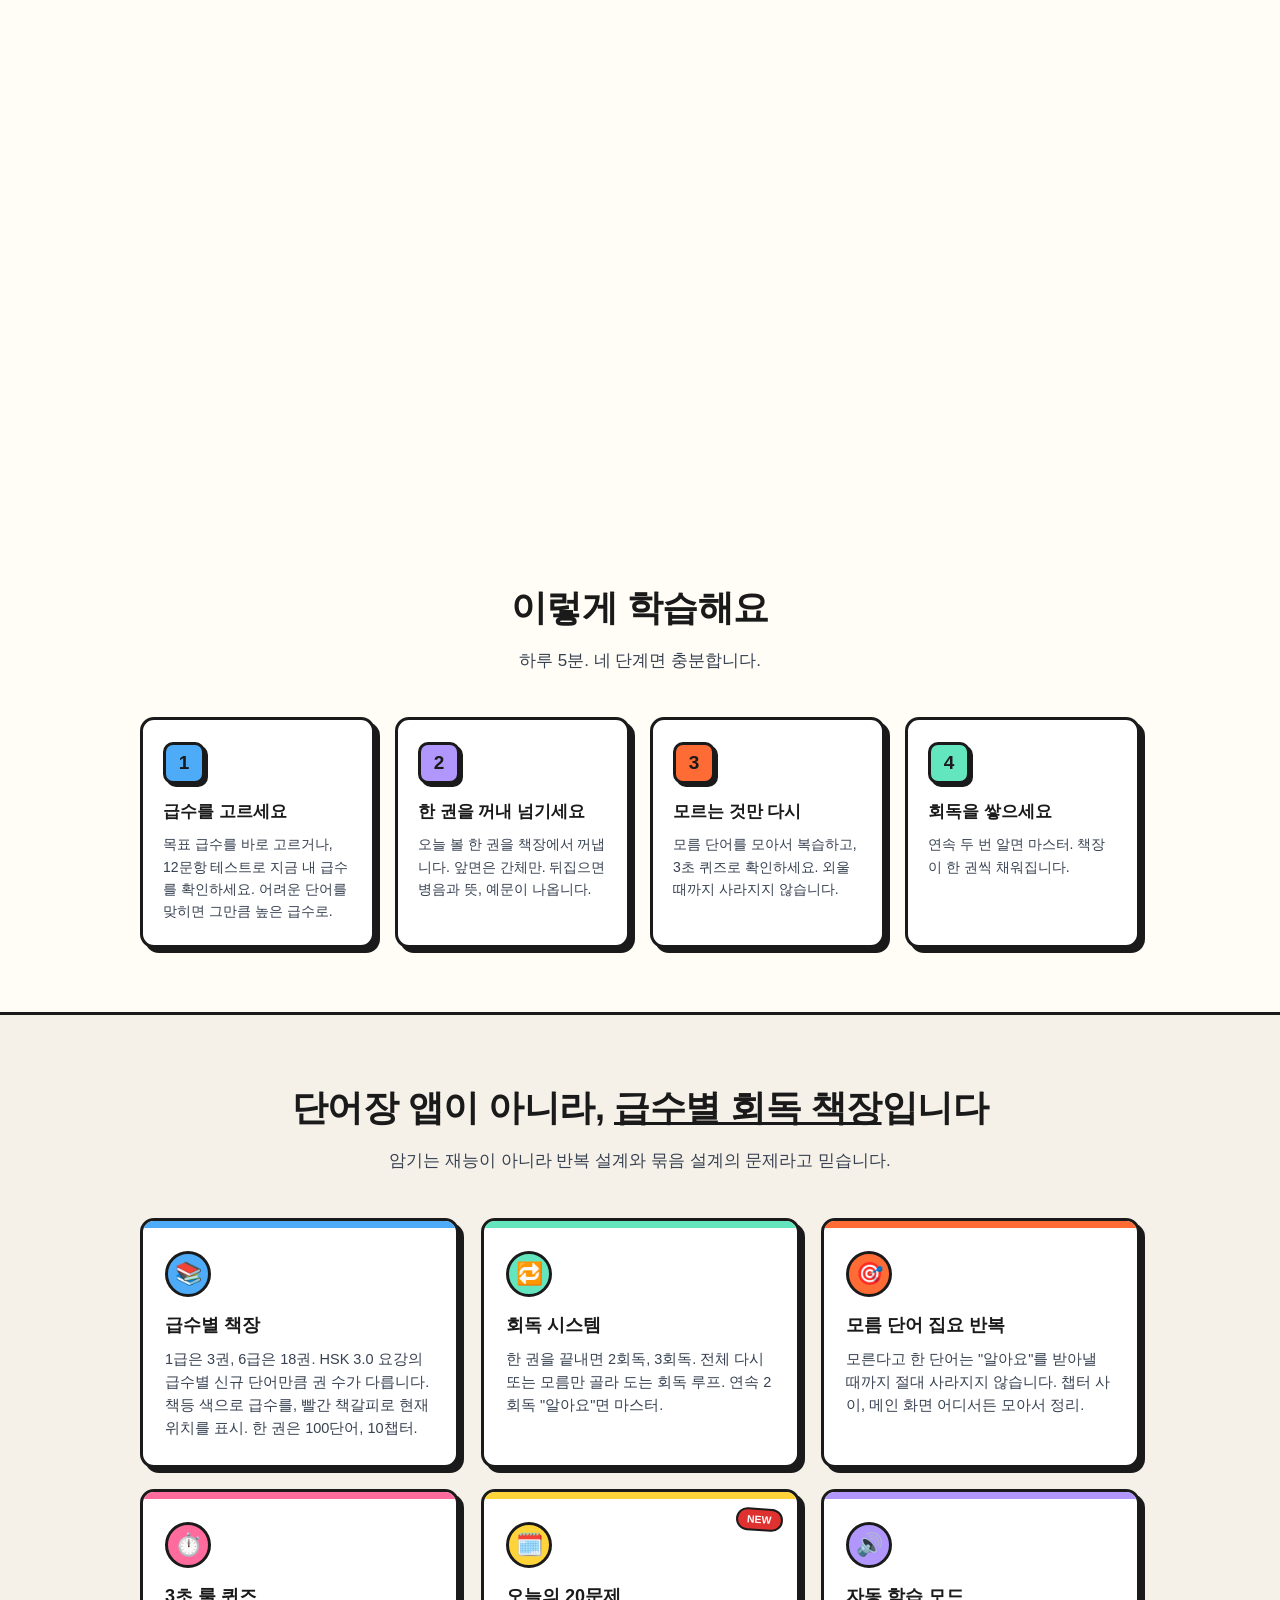
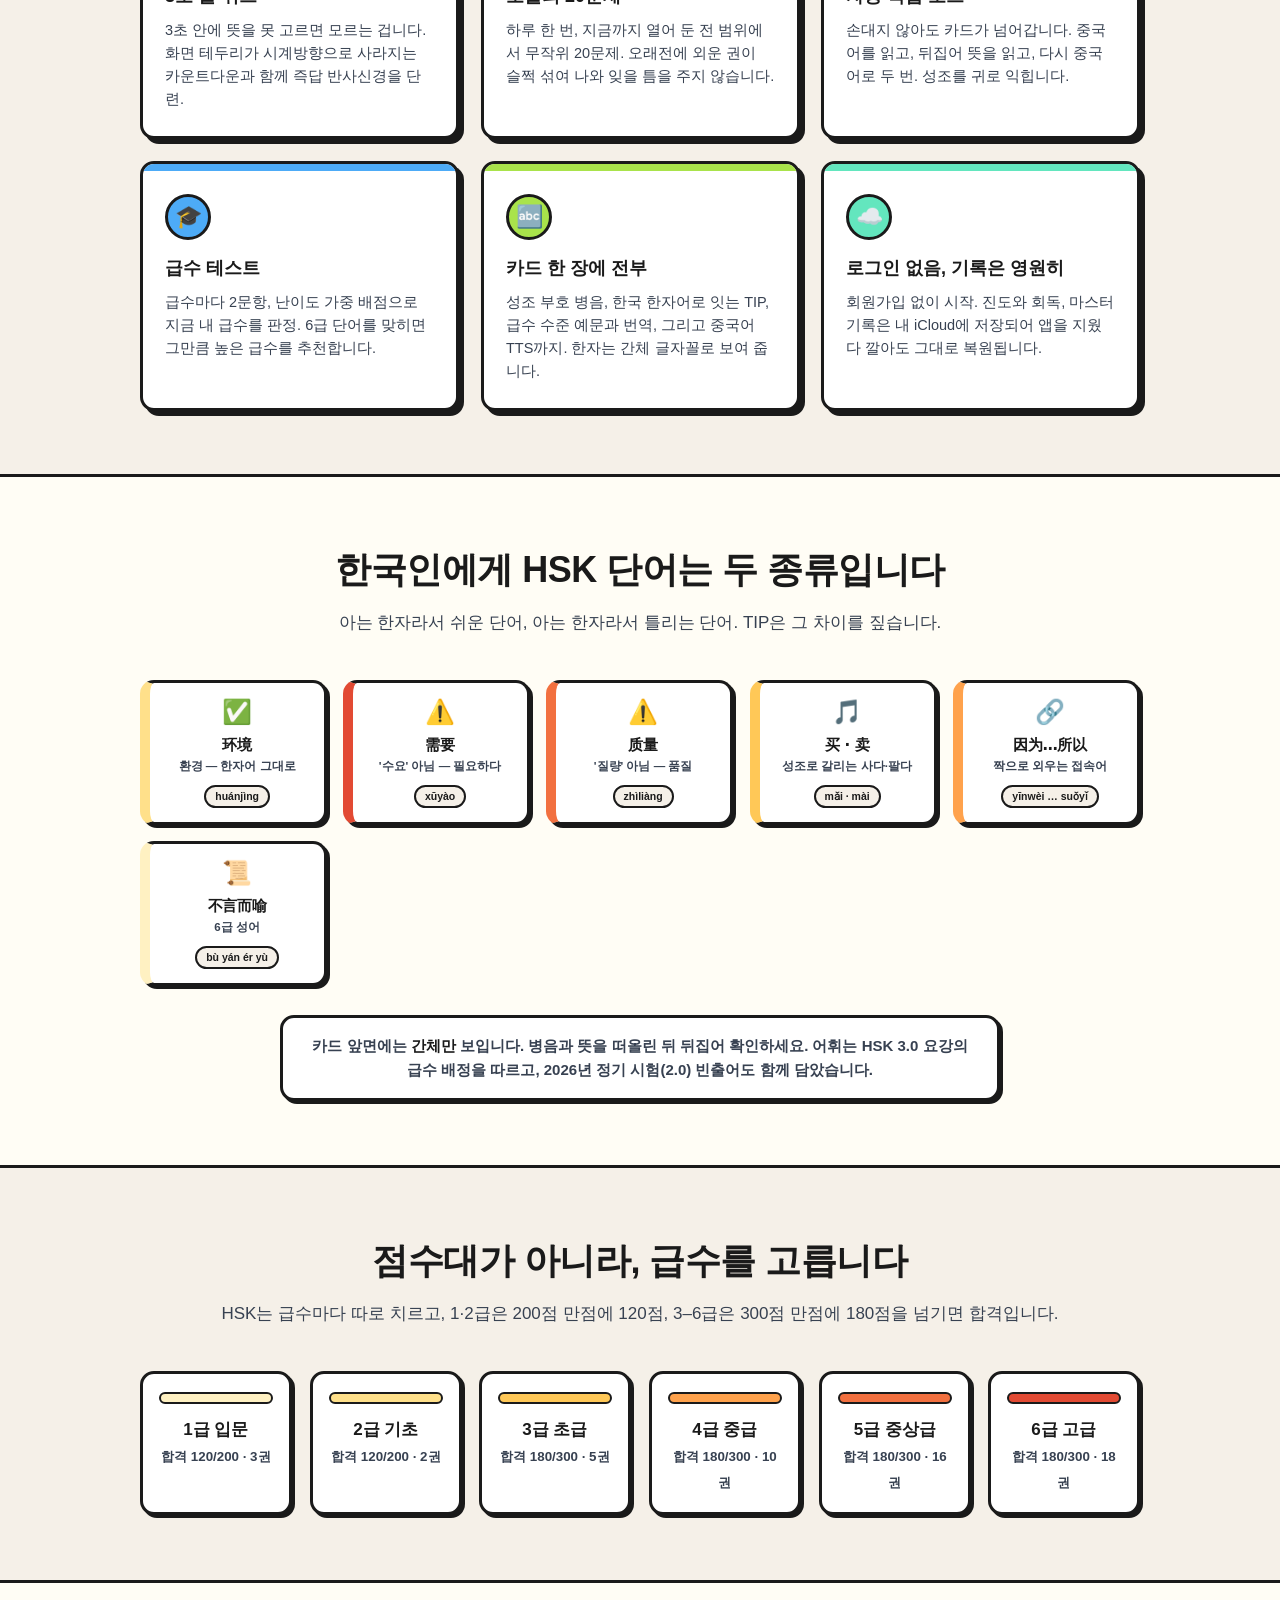
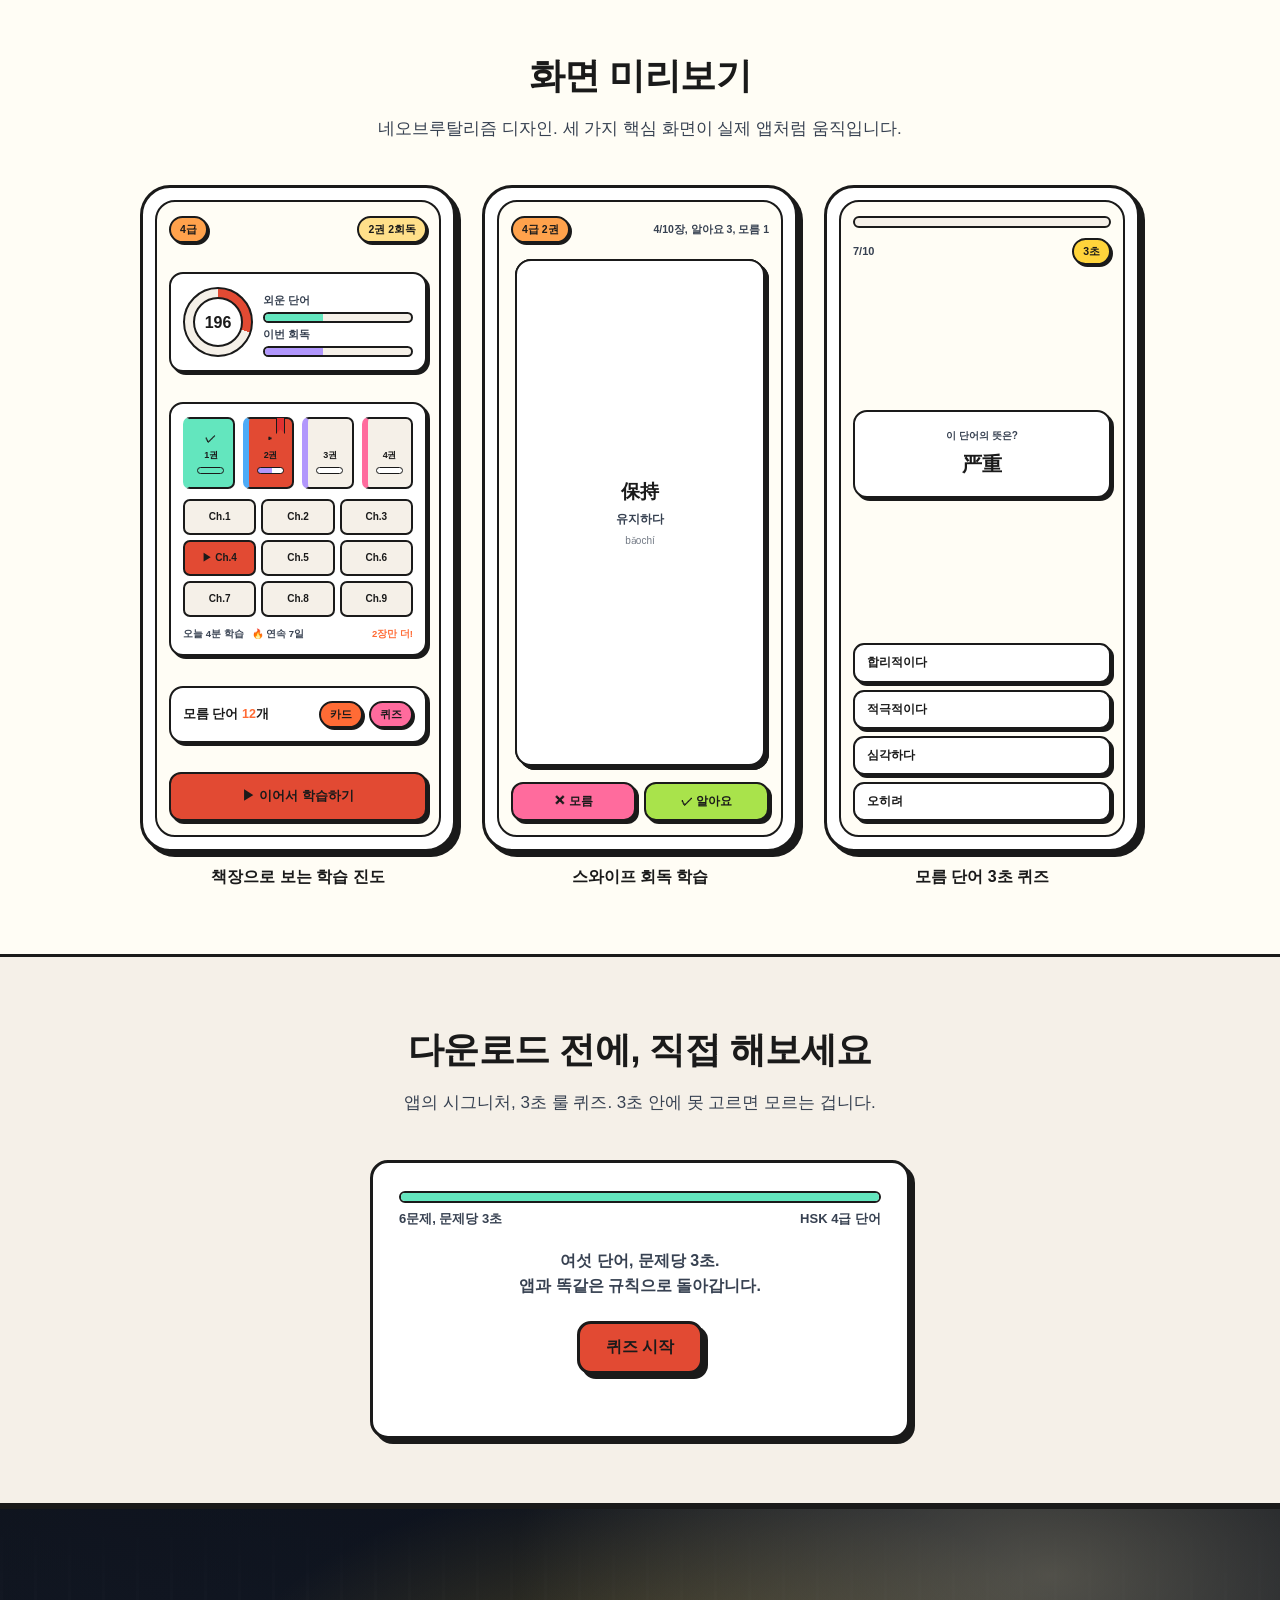
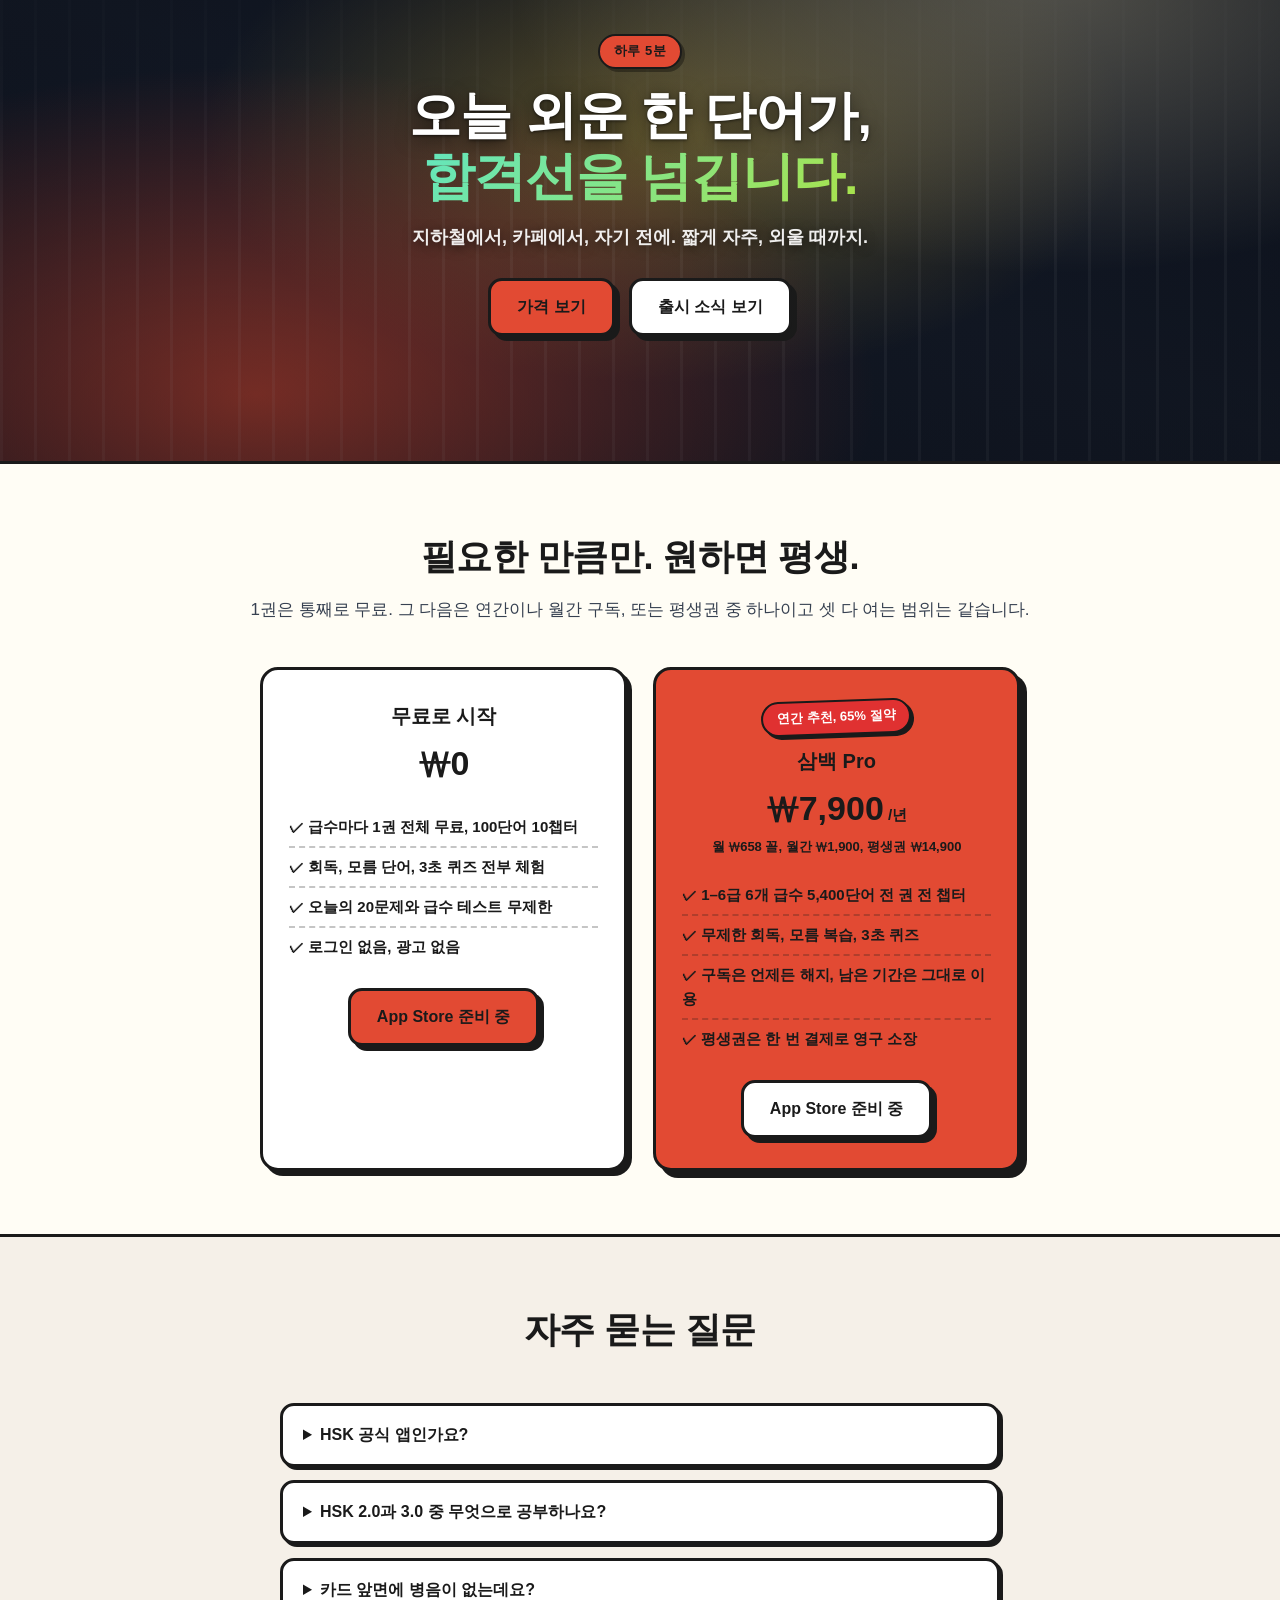
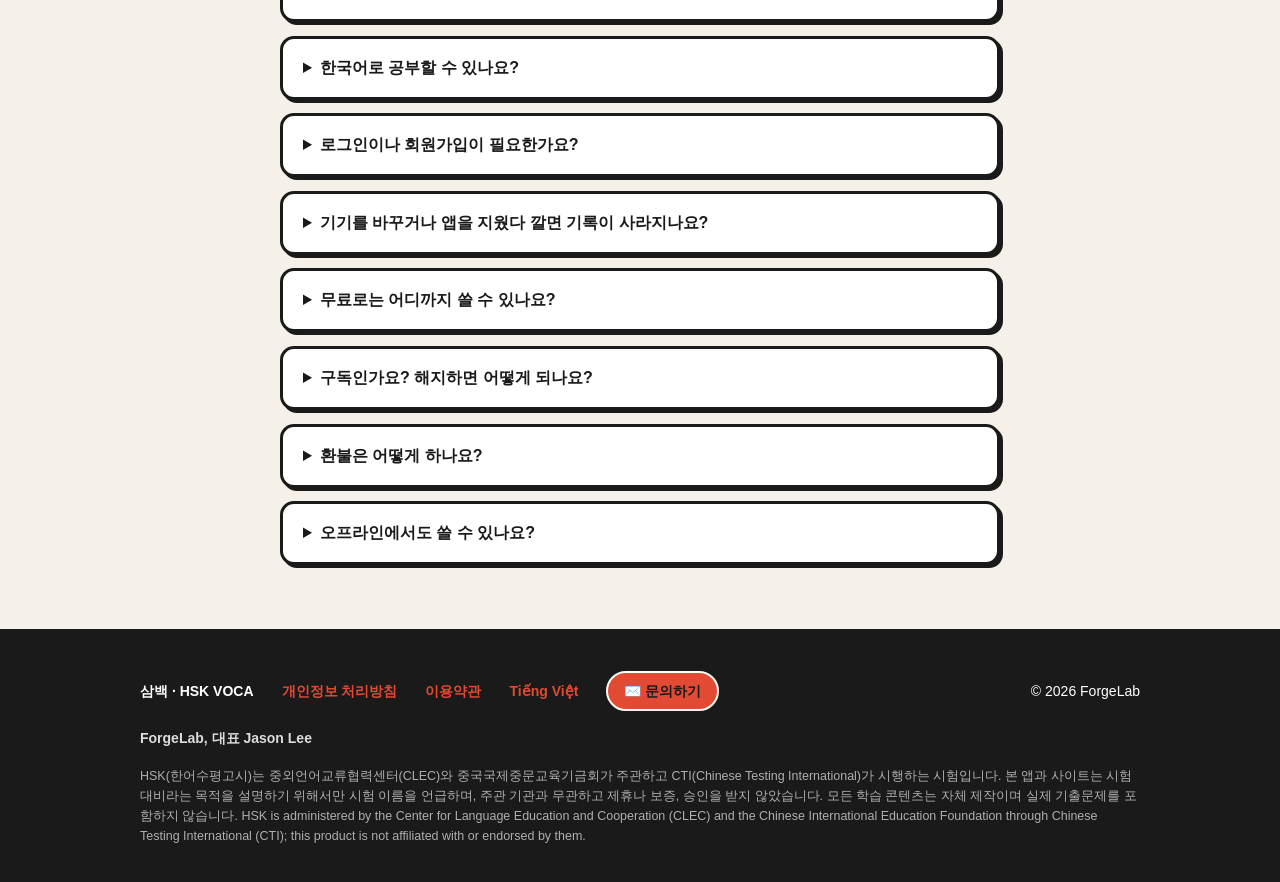
<file: docs/ko/index.html>
<!DOCTYPE html>
<html lang="ko">
<head>
<meta charset="UTF-8" />
<meta name="viewport" content="width=device-width, initial-scale=1.0" />
<title>삼백 · HSK VOCA, 회독으로 끝내는 HSK 단어</title>
<meta name="description" content="삼백(HSK VOCA)은 HSK(한어수평고시) 대비 단어 앱입니다. 1급부터 6급까지 급수를 고르고, 간체·병음·한국 한자어 TIP으로 모르는 단어만 외울 때까지 회독. 로그인 없이, 기록은 iCloud로." />
<meta property="og:title" content="삼백 · HSK VOCA, 회독으로 끝내는 HSK 단어" />
<meta property="og:description" content="HSK 1–6급 급수별 단어 앱. 합격선까지 모르는 단어만 외울 때까지 회독." />
<meta property="og:type" content="website" />
<meta property="og:locale" content="ko_KR" />
<meta property="og:url" content="https://jsonpassion.github.io/C300/ko/" />
<link rel="canonical" href="https://jsonpassion.github.io/C300/ko/" />
<link rel="alternate" hreflang="vi" href="https://jsonpassion.github.io/C300/" />
<link rel="alternate" hreflang="ko" href="https://jsonpassion.github.io/C300/ko/" />
<link rel="alternate" hreflang="x-default" href="https://jsonpassion.github.io/C300/" />
<link rel="icon" href="data:image/svg+xml,%3Csvg xmlns='http://www.w3.org/2000/svg' viewBox='0 0 64 64'%3E%3Crect x='4' y='4' width='56' height='56' rx='12' fill='%23E24A33' stroke='%231A1A1A' stroke-width='5'/%3E%3Cpolygon points='32,14 37,27 51,27 40,36 44,50 32,41 20,50 24,36 13,27 27,27' fill='%23FFD23F' stroke='%231A1A1A' stroke-width='2'/%3E%3C/svg%3E" />
<link rel="stylesheet" href="../styles.css" />
</head>
<body>
<script>document.documentElement.classList.add('js');</script>

<!-- Soft drifting aurora + grain (atmosphere behind everything) -->
<div class="aurora" aria-hidden="true">
  <span class="blob b-blue"></span>
  <span class="blob b-mint"></span>
  <span class="blob b-lav"></span>
  <span class="blob b-pink"></span>
</div>
<div class="grain" aria-hidden="true"></div>

<!-- ======================= NAV ======================= -->
<nav class="nav">
  <div class="nav-inner">
    <a class="logo" href="#">
      <span class="logo-block">300</span> 삼백 <span class="logo-kr">HSK VOCA</span>
    </a>
    <div class="nav-links">
      <a href="#how">학습 방법</a>
      <a href="#features">기능</a>
      <a href="#topics">HSK 어휘</a>
      <a href="#demo">미리 해보기</a>
      <a href="#pricing">가격</a>
      <a class="nb-btn nav-cta" href="#download">다운로드</a>
    </div>
    <div class="lang-switch" aria-label="언어 선택 / Ngôn ngữ">
      <a href="../" lang="vi" hreflang="vi"><span class="ls-full">Tiếng Việt</span><span class="ls-short">VI</span></a>
      <a href="./" lang="ko" hreflang="ko" aria-current="page"><span class="ls-full">한국어</span><span class="ls-short">KO</span></a>
    </div>
  </div>
</nav>

<!-- ======================= HERO ======================= -->
<header class="hero wrap" id="download">
  <div data-reveal="up">
    <span class="nb-tag" style="background: #FFE08A; margin-bottom: 18px;">HSK 대비 단어, 1급부터 6급까지</span>
    <h1>급수를 고르고,<br /><span class="hl">합격선</span>까지<br />회독으로.</h1>
    <p class="sub">
      1·2급은 200점 만점에 120점, 3–6급은 300점 만점에 180점. 급수마다 합격선이 있습니다.
      간체와 병음, 한국 한자어로 잇는 TIP으로 내 급수의 단어를 한 권씩 넘기며 모르는 것만 <strong>외울 때까지</strong> 다시 꺼내 보여줍니다.
      로그인 없이, 기록은 iCloud로 영원히.
    </p>
    <div class="kr-brand" aria-label="VOCA for HSK, 합격선을 향해 삼백">
      <span class="kk" style="background: #FFE08A;">V</span>
      <span class="kk" style="background: #FFC857;">O</span>
      <span class="kk" style="background: #FFF1C2;">C</span>
      <span class="kk" style="background: #FFA24C;">A</span>
      <span class="kk-for">for HSK</span>
      <span class="kr-brand-label">합격선을 향해, <strong>삼백!</strong></span>
    </div>
    <div class="hero-ctas">
      <span class="store-badge soon" aria-label="App Store 출시 준비 중">
        <svg width="22" height="26" viewBox="0 0 22 26" fill="currentColor" aria-hidden="true"><path d="M18.3 13.8c0-3 2.5-4.5 2.6-4.6-1.4-2.1-3.6-2.4-4.4-2.4-1.9-.2-3.7 1.1-4.6 1.1-1 0-2.4-1.1-4-1.1-2 0-3.9 1.2-5 3-2.1 3.7-.5 9.1 1.5 12.1 1 1.5 2.2 3.1 3.8 3 1.5-.1 2.1-1 4-1s2.4 1 4 .9c1.7 0 2.7-1.5 3.7-3 1.2-1.7 1.6-3.4 1.7-3.5-.1 0-3.2-1.2-3.3-4.5zM15.2 4.8c.8-1 1.4-2.4 1.2-3.8-1.2.1-2.7.8-3.5 1.8-.8.9-1.5 2.3-1.3 3.7 1.4.1 2.8-.7 3.6-1.7z"/></svg>
        <span><small>곧 만나요</small><span class="big">App Store 준비 중</span></span>
      </span>
      <a class="nb-btn secondary" href="#levels">급수 보기</a>
    </div>
  </div>

  <!-- CSS-drawn app preview (출시 스크린샷 교체 전 임시 목업) -->
  <div class="hero-visual" data-reveal="zoom">
  <div class="glow" aria-hidden="true"></div>
  <div class="reel" aria-hidden="false">
    <video autoplay muted loop playsinline preload="metadata" poster="../assets/video/onboarding-loop.jpg"
           aria-label="어제 외운 단어가 떠오르지 않아 막막한 순간, 카드로 회독하는 모습, 다시 기억해 내고 미소 짓는 순간을 이어 붙인 영상">
      <source src="../assets/video/onboarding-loop.mp4" type="video/mp4" />
    </video>
  </div>
  <div class="phone" aria-hidden="true">
    <div class="notch"></div>
    <div class="mock-row score">
      <div class="mock-ring"><span>196</span></div>
      <div class="mock-bars">
        마스터 <div class="mock-bar"><i style="width:64%; background: var(--mint);"></i></div>
        회독 진도 <div class="mock-bar"><i style="width:72%; background: var(--lavender);"></i></div>
      </div>
    </div>
    <div class="mock-row mock-cta">▶ 이어서 학습하기 <span>›</span></div>
    <div class="mock-row" style="background: var(--pink);">⏱️ 3초 퀴즈로 모름 정리</div>
    <div class="mock-row">
      학습 진도 <span class="mock-chip" style="background: #FFA24C;">4급</span>
      <div class="mock-books" style="margin-top:8px;">
        <div class="mock-book">1권</div>
        <div class="mock-book reading b2">2권</div>
        <div class="mock-book b3">3권</div>
        <div class="mock-book b4">4권</div>
      </div>
    </div>
    <div class="mock-row" style="background: var(--surface);">모름 단어 12개, 모아서 정리 <span class="mock-chip" style="background: var(--coral);">복습</span></div>
  </div>
  </div>
</header>

<!-- ======================= STATEMENT BAND 1 ======================= -->
<section class="cinema" id="film" aria-label="회독 브랜드 필름">
  <video autoplay muted loop playsinline preload="metadata" poster="../assets/video/hero-fan.jpg">
    <source src="../assets/video/hero-fan.mp4" type="video/mp4" />
  </video>
  <div class="scrim"></div>
  <div class="cinema-inner">
    <div class="cinema-copy">
      <span class="kicker">회독 (回讀) · 돌려 읽기</span>
      <h2>보고, 또 보고.<br /><span class="film-hl">남을 때까지.</span></h2>
      <p>한 장씩 넘기고, 처음으로 돌아가 다시 넘깁니다. 모르는 단어가 익숙해질 때까지.</p>
    </div>
  </div>
</section>

<!-- ======================= STORY: scroll-linked card fan ======================= -->
<section class="fan" id="story">
  <div class="fan-inner">
    <div class="fan-copy">
      <span class="nb-tag" style="background: var(--mint);">회독 (回讀), 돌려 읽기</span>
      <h2>한 번 본 단어는 잊혀도,<br /><em>열 번 본 단어</em>는 남습니다</h2>
      <p>모르는 단어를 덱 맨 위로 계속 끌어올립니다. 알 때까지, 몇 번이고.</p>
    </div>
    <div class="fan-stage">
      <div class="fan-deck" id="fanDeck">
        <article class="fan-card" style="--a:-26deg; --x:-340px; --y:34px;">
          <div class="fc-strip" style="background: #FFF1C2;"></div>
          <b lang="zh-CN">环境</b><span>환경</span><i>huánjìng</i>
          <span class="fc-badge" style="background: #FFF1C2;">한자어 같음</span>
        </article>
        <article class="fan-card" style="--a:-15deg; --x:-196px; --y:8px;">
          <div class="fc-strip" style="background: #FFE08A;"></div>
          <b lang="zh-CN">需要</b><span>필요하다</span><i>xūyào</i>
          <span class="fc-badge" style="background: #FFE08A;">뜻이 다른 한자어</span>
        </article>
        <article class="fan-card" style="--a:-5deg; --x:-66px; --y:-6px;">
          <div class="fc-strip" style="background: #FFC857;"></div>
          <b lang="zh-CN">否则</b><span>그렇지 않으면</span><i>fǒuzé</i>
          <span class="fc-badge" style="background: #FFC857;">접속어</span>
        </article>
        <article class="fan-card" style="--a:5deg; --x:66px; --y:-6px;">
          <div class="fc-strip" style="background: #FFA24C;"></div>
          <b lang="zh-CN">采取</b><span>채택하다</span><i>cǎiqǔ</i>
          <span class="fc-badge" style="background: #FFA24C;">서면어</span>
        </article>
        <article class="fan-card" style="--a:15deg; --x:196px; --y:8px;">
          <div class="fc-strip" style="background: #F2703F;"></div>
          <b lang="zh-CN">截然不同</b><span>완전히 다르다</span><i>jiérán bùtóng</i>
          <span class="fc-badge" style="background: #F2703F;">성어</span>
        </article>
        <article class="fan-card" style="--a:26deg; --x:340px; --y:34px;">
          <div class="fc-strip" style="background: #E24A33;"></div>
          <b lang="zh-CN">便宜</b><span>싸다</span><i>piányi</i>
          <span class="fc-badge" style="background: #E24A33;">다음자</span>
        </article>
      </div>
    </div>
  </div>
</section>

<!-- ======================= HOW IT WORKS ======================= -->
<section id="how">
  <div class="wrap">
    <div class="sec-head">
      <h2>이렇게 학습해요</h2>
      <p>하루 5분. 네 단계면 충분합니다.</p>
    </div>
    <div class="steps">
      <div class="step">
        <div class="step-num" style="background: var(--blue);">1</div>
        <h3>급수를 고르세요</h3>
        <p>목표 급수를 바로 고르거나, 12문항 테스트로 지금 내 급수를 확인하세요. 어려운 단어를 맞히면 그만큼 높은 급수로.</p>
      </div>
      <div class="step">
        <div class="step-num" style="background: var(--lavender);">2</div>
        <h3>한 권을 꺼내 넘기세요</h3>
        <p>오늘 볼 한 권을 책장에서 꺼냅니다. 앞면은 간체만. 뒤집으면 병음과 뜻, 예문이 나옵니다.</p>
      </div>
      <div class="step">
        <div class="step-num" style="background: var(--coral);">3</div>
        <h3>모르는 것만 다시</h3>
        <p>모름 단어를 모아서 복습하고, 3초 퀴즈로 확인하세요. 외울 때까지 사라지지 않습니다.</p>
      </div>
      <div class="step">
        <div class="step-num" style="background: var(--mint);">4</div>
        <h3>회독을 쌓으세요</h3>
        <p>연속 두 번 알면 마스터. 책장이 한 권씩 채워집니다.</p>
      </div>
    </div>
  </div>
</section>

<!-- ======================= FEATURES ======================= -->
<section id="features" class="alt">
  <div class="wrap">
    <div class="sec-head">
      <h2>단어장 앱이 아니라, <u>급수별 회독 책장</u>입니다</h2>
      <p>암기는 재능이 아니라 반복 설계와 묶음 설계의 문제라고 믿습니다.</p>
    </div>
    <div class="grid">
      <div class="feature">
        <div class="strip" style="background: var(--blue);"></div>
        <div class="icon" style="background: var(--blue);">📚</div>
        <h3>급수별 책장</h3>
        <p>1급은 3권, 6급은 18권. HSK 3.0 요강의 급수별 신규 단어만큼 권 수가 다릅니다. 책등 색으로 급수를, 빨간 책갈피로 현재 위치를 표시. 한 권은 100단어, 10챕터.</p>
      </div>
      <div class="feature">
        <div class="strip" style="background: var(--mint);"></div>
        <div class="icon" style="background: var(--mint);">🔁</div>
        <h3>회독 시스템</h3>
        <p>한 권을 끝내면 2회독, 3회독. 전체 다시 또는 모름만 골라 도는 회독 루프. 연속 2회독 "알아요"면 마스터.</p>
      </div>
      <div class="feature">
        <div class="strip" style="background: var(--coral);"></div>
        <div class="icon" style="background: var(--coral);">🎯</div>
        <h3>모름 단어 집요 반복</h3>
        <p>모른다고 한 단어는 "알아요"를 받아낼 때까지 절대 사라지지 않습니다. 챕터 사이, 메인 화면 어디서든 모아서 정리.</p>
      </div>
      <div class="feature">
        <div class="strip" style="background: var(--pink);"></div>
        <div class="icon" style="background: var(--pink);">⏱️</div>
        <h3>3초 룰 퀴즈</h3>
        <p>3초 안에 뜻을 못 고르면 모르는 겁니다. 화면 테두리가 시계방향으로 사라지는 카운트다운과 함께 즉답 반사신경을 단련.</p>
      </div>
      <div class="feature">
        <span class="new-flag">NEW</span>
        <div class="strip" style="background: var(--yellow);"></div>
        <div class="icon" style="background: var(--yellow);">🗓️</div>
        <h3>오늘의 20문제</h3>
        <p>하루 한 번, 지금까지 열어 둔 전 범위에서 무작위 20문제. 오래전에 외운 권이 슬쩍 섞여 나와 잊을 틈을 주지 않습니다.</p>
      </div>
      <div class="feature">
        <div class="strip" style="background: var(--lavender);"></div>
        <div class="icon" style="background: var(--lavender);">🔊</div>
        <h3>자동 학습 모드</h3>
        <p>손대지 않아도 카드가 넘어갑니다. 중국어를 읽고, 뒤집어 뜻을 읽고, 다시 중국어로 두 번. 성조를 귀로 익힙니다.</p>
      </div>
      <div class="feature">
        <div class="strip" style="background: var(--blue);"></div>
        <div class="icon" style="background: var(--blue);">🎓</div>
        <h3>급수 테스트</h3>
        <p>급수마다 2문항, 난이도 가중 배점으로 지금 내 급수를 판정. 6급 단어를 맞히면 그만큼 높은 급수를 추천합니다.</p>
      </div>
      <div class="feature">
        <div class="strip" style="background: var(--lime);"></div>
        <div class="icon" style="background: var(--lime);">🔤</div>
        <h3>카드 한 장에 전부</h3>
        <p>성조 부호 병음, 한국 한자어로 잇는 TIP, 급수 수준 예문과 번역, 그리고 중국어 TTS까지. 한자는 간체 글자꼴로 보여 줍니다.</p>
      </div>
      <div class="feature">
        <div class="strip" style="background: var(--mint);"></div>
        <div class="icon" style="background: var(--mint);">☁️</div>
        <h3>로그인 없음, 기록은 영원히</h3>
        <p>회원가입 없이 시작. 진도와 회독, 마스터 기록은 내 iCloud에 저장되어 앱을 지웠다 깔아도 그대로 복원됩니다.</p>
      </div>
    </div>
  </div>
</section>

<!-- ======================= TOPIC SHELF ======================= -->
<section id="topics">
  <div class="wrap">
    <div class="sec-head">
      <h2>한국인에게 HSK 단어는 두 종류입니다</h2>
      <p>아는 한자라서 쉬운 단어, 아는 한자라서 틀리는 단어. TIP은 그 차이를 짚습니다.</p>
    </div>
    <div class="topics">
      <div class="topic" style="border-left-color: #FFE08A;"><div class="t-icon" aria-hidden="true">✅</div><h4 lang="zh-CN">环境</h4><small>환경 — 한자어 그대로</small><span class="t-count">huánjìng</span></div>
      <div class="topic" style="border-left-color: #E24A33;"><div class="t-icon" aria-hidden="true">⚠️</div><h4 lang="zh-CN">需要</h4><small>'수요' 아님 — 필요하다</small><span class="t-count">xūyào</span></div>
      <div class="topic" style="border-left-color: #F2703F;"><div class="t-icon" aria-hidden="true">⚠️</div><h4 lang="zh-CN">质量</h4><small>'질량' 아님 — 품질</small><span class="t-count">zhìliàng</span></div>
      <div class="topic" style="border-left-color: #FFC857;"><div class="t-icon" aria-hidden="true">🎵</div><h4 lang="zh-CN">买 · 卖</h4><small>성조로 갈리는 사다·팔다</small><span class="t-count">mǎi · mài</span></div>
      <div class="topic" style="border-left-color: #FFA24C;"><div class="t-icon" aria-hidden="true">🔗</div><h4 lang="zh-CN">因为…所以</h4><small>짝으로 외우는 접속어</small><span class="t-count">yīnwèi … suǒyǐ</span></div>
      <div class="topic" style="border-left-color: #FFF1C2;"><div class="t-icon" aria-hidden="true">📜</div><h4 lang="zh-CN">不言而喻</h4><small>6급 성어</small><span class="t-count">bù yán ér yù</span></div>
    </div>
    <p class="topics-note">
      카드 앞면에는 <strong>간체만</strong> 보입니다. 병음과 뜻을 떠올린 뒤 뒤집어 확인하세요.
      어휘는 HSK 3.0 요강의 급수 배정을 따르고, 2026년 정기 시험(2.0) 빈출어도 함께 담았습니다.
    </p>
  </div>
</section>

<!-- ======================= LEVELS ======================= -->
<section id="levels" class="alt">
  <div class="wrap">
    <div class="sec-head">
      <h2>점수대가 아니라, 급수를 고릅니다</h2>
      <p>HSK는 급수마다 따로 치르고, 1·2급은 200점 만점에 120점, 3–6급은 300점 만점에 180점을 넘기면 합격입니다.</p>
    </div>
    <div class="levels levels-6">
      <div class="level"><div class="chip" style="background: #FFF1C2;"></div><h4>1급 입문</h4><small>합격 120/200 · 3권</small></div>
      <div class="level"><div class="chip" style="background: #FFE08A;"></div><h4>2급 기초</h4><small>합격 120/200 · 2권</small></div>
      <div class="level"><div class="chip" style="background: #FFC857;"></div><h4>3급 초급</h4><small>합격 180/300 · 5권</small></div>
      <div class="level"><div class="chip" style="background: #FFA24C;"></div><h4>4급 중급</h4><small>합격 180/300 · 10권</small></div>
      <div class="level"><div class="chip" style="background: #F2703F;"></div><h4>5급 중상급</h4><small>합격 180/300 · 16권</small></div>
      <div class="level"><div class="chip" style="background: #E24A33;"></div><h4>6급 고급</h4><small>합격 180/300 · 18권</small></div>
    </div>
  </div>
</section>

<!-- ======================= SCREENSHOTS ======================= -->
<section id="screens">
  <div class="wrap">
    <div class="sec-head">
      <h2>화면 미리보기</h2>
      <p>네오브루탈리즘 디자인. 세 가지 핵심 화면이 실제 앱처럼 움직입니다.</p>
    </div>
    <div class="shots">
      <div>
        <div class="shot-frame">
          <div class="shot-anim sa-dash" aria-label="대시보드 애니메이션 미리보기">
            <div class="sa-top">
              <span class="sa-pill" style="background: #FFA24C;">4급</span>
              <span class="sa-pill" style="background: #FFE08A;">2권 2회독</span>
            </div>
            <div class="sa-card">
              <div class="sa-ring"><i></i><span>196</span></div>
              <div class="sa-bars">
                <small>외운 단어</small>
                <div class="sa-bar"><i class="sa-fill-mint"></i></div>
                <small>이번 회독</small>
                <div class="sa-bar"><i class="sa-fill-blue"></i></div>
              </div>
            </div>
            <div class="sa-card">
              <div class="sa-shelf">
                <div class="sa-book sa-done" style="border-left-color: var(--mint);"><i>✓</i><span>1권</span></div>
                <div class="sa-book sa-reading" style="border-left-color: var(--blue);"><b></b><i>▸</i><span>2권</span></div>
                <div class="sa-book" style="border-left-color: var(--lavender);"><i></i><span>3권</span></div>
                <div class="sa-book" style="border-left-color: var(--pink);"><i></i><span>4권</span></div>
              </div>
              <div class="sa-grid">
                <span class="sa-cell sa-c1">Ch.1</span>
                <span class="sa-cell sa-c2">Ch.2</span>
                <span class="sa-cell sa-c3">Ch.3</span>
                <span class="sa-cell sa-cur">▶ Ch.4</span>
                <span class="sa-cell">Ch.5</span>
                <span class="sa-cell">Ch.6</span>
                <span class="sa-cell">Ch.7</span>
                <span class="sa-cell">Ch.8</span>
                <span class="sa-cell">Ch.9</span>
              </div>
              <div class="sa-stats">오늘 4분 학습<b>🔥 연속 7일</b><em>2장만 더!</em></div>
            </div>
            <div class="sa-card sa-weak">
              <span>모름 단어 <b>12</b>개</span>
              <span class="sa-pill" style="background: var(--coral);">카드</span>
              <span class="sa-pill" style="background: var(--pink);">퀴즈</span>
            </div>
            <div class="sa-cta">▶ 이어서 학습하기</div>
          </div>
        </div>
        <p class="shot-cap">책장으로 보는 학습 진도</p>
      </div>
      <div>
        <div class="shot-frame">
          <div class="shot-anim" aria-label="단어 카드 스와이프 애니메이션 미리보기">
            <div class="sa-top">
              <span class="sa-pill" style="background: #FFA24C;">4급 2권</span>
              <span class="sa-count">4/10장, 알아요 3, 모름 1</span>
            </div>
            <div class="sa-stage">
              <div class="sa-word sa-back"></div>
              <div class="sa-word sa-cardB"><h4 lang="zh-CN">效率</h4><p>효율</p><em>xiàolǜ</em><div class="sa-tint sa-tint-coral">✕ 모름</div></div>
              <div class="sa-word sa-cardA"><h4 lang="zh-CN">保持</h4><p>유지하다</p><em>bǎochí</em><div class="sa-tint sa-tint-mint">✓ 알아요</div></div>
            </div>
            <div class="sa-btns">
              <span class="sa-btn sa-no">✕ 모름</span>
              <span class="sa-btn sa-ok">✓ 알아요</span>
            </div>
          </div>
        </div>
        <p class="shot-cap">스와이프 회독 학습</p>
      </div>
      <div>
        <div class="shot-frame">
          <div class="shot-anim" aria-label="3초 퀴즈 애니메이션 미리보기">
            <div class="sa-qbar"><i></i></div>
            <div class="sa-qmeta"><span>7/10</span><span class="sa-pill" style="background: var(--yellow);">3초</span></div>
            <div class="sa-qword"><small>이 단어의 뜻은?</small><h4 lang="zh-CN">严重</h4></div>
            <div class="sa-opts">
              <span class="sa-opt">합리적이다</span>
              <span class="sa-opt">적극적이다</span>
              <span class="sa-opt sa-correct">심각하다<b>✓</b></span>
              <span class="sa-opt">오히려</span>
            </div>
          </div>
        </div>
        <p class="shot-cap">모름 단어 3초 퀴즈</p>
      </div>
    </div>
  </div>
</section>

<!-- ======================= LIVE DEMO (3초 퀴즈 맛보기) ======================= -->
<section id="demo" class="alt">
  <div class="wrap">
    <div class="sec-head">
      <h2>다운로드 전에, 직접 해보세요</h2>
      <p>앱의 시그니처, 3초 룰 퀴즈. 3초 안에 못 고르면 모르는 겁니다.</p>
    </div>
    <div class="demo-card">
      <div class="demo-timer" id="demoTimer"><i id="demoTimerFill"></i></div>
      <div class="demo-meta"><span id="demoCount">6문제, 문제당 3초</span><span id="demoTag">HSK 4급 단어</span></div>
      <div id="demoStage" class="demo-center">
        <p style="color: var(--body); font-weight: 700; margin: 18px 0 22px;">여섯 단어, 문제당 3초.<br />앱과 똑같은 규칙으로 돌아갑니다.</p>
        <button class="nb-btn" id="demoStart">퀴즈 시작</button>
      </div>
      <p class="demo-note" id="demoNote"></p>
    </div>
  </div>
</section>

<!-- ======================= STATEMENT BAND 2 ======================= -->
<section class="cinema center" id="closing" aria-label="지금 시작">
  <div class="cinema-art art-b" aria-hidden="true"></div>
  <div class="scrim"></div>
  <div class="cinema-inner">
    <div class="cinema-copy">
      <span class="kicker">하루 5분</span>
      <h2>오늘 외운 한 단어가,<br /><span class="film-hl">합격선을 넘깁니다.</span></h2>
      <p>지하철에서, 카페에서, 자기 전에. 짧게 자주, 외울 때까지.</p>
      <div class="cinema-ctas">
        <a class="nb-btn" href="#pricing">가격 보기</a>
        <a class="nb-btn secondary" href="#download">출시 소식 보기</a>
      </div>
    </div>
  </div>
</section>

<!-- ======================= PRICING ======================= -->
<section id="pricing">
  <div class="wrap">
    <div class="sec-head">
      <h2>필요한 만큼만. 원하면 평생.</h2>
      <p>1권은 통째로 무료. 그 다음은 연간이나 월간 구독, 또는 평생권 중 하나이고 셋 다 여는 범위는 같습니다.</p>
    </div>
    <div class="pricing">
      <div class="price-card">
        <h3>무료로 시작</h3>
        <div class="price">₩0</div>
        <ul>
          <li>급수마다 1권 전체 무료, 100단어 10챕터</li>
          <li>회독, 모름 단어, 3초 퀴즈 전부 체험</li>
          <li>오늘의 20문제와 급수 테스트 무제한</li>
          <li>로그인 없음, 광고 없음</li>
        </ul>
        <a class="nb-btn" href="#download" style="margin-top: 22px;">App Store 준비 중</a>
      </div>
      <div class="price-card hot">
        <span class="sale-badge">연간 추천, 65% 절약</span>
        <h3>삼백 Pro</h3>
        <div class="price">₩7,900<span style="font-size:0.45em; font-weight:800;"> /년</span></div>
        <div class="price-note">월 ₩658 꼴, 월간 ₩1,900, 평생권 ₩14,900</div>
        <ul>
          <li>1–6급 6개 급수 5,400단어 전 권 전 챕터</li>
          <li>무제한 회독, 모름 복습, 3초 퀴즈</li>
          <li>구독은 언제든 해지, 남은 기간은 그대로 이용</li>
          <li>평생권은 한 번 결제로 영구 소장</li>
        </ul>
        <a class="nb-btn secondary" href="#download" style="margin-top: 22px;">App Store 준비 중</a>
      </div>
    </div>
  </div>
</section>

<!-- ======================= FAQ ======================= -->
<section class="alt">
  <div class="wrap">
    <div class="sec-head"><h2>자주 묻는 질문</h2></div>
    <div class="faq">
      <details>
        <summary>HSK 공식 앱인가요?</summary>
        <p>아니요. 삼백(HSK VOCA)은 ForgeLab이 독립적으로 개발한 학습 도구로, HSK를 주관하는 중외언어교류협력센터(CLEC)와 중국국제중문교육기금회, 시험을 시행하는 CTI(Chinese Testing International)와 아무런 제휴나 보증 관계가 없습니다. 시험 이름은 "시험 대비"라는 목적을 설명하기 위해서만 언급합니다. 모든 학습 콘텐츠는 자체 제작이며 실제 기출문제를 포함하지 않습니다.</p>
      </details>
      <details>
        <summary>HSK 2.0과 3.0 중 무엇으로 공부하나요?</summary>
        <p>어휘는 HSK 3.0 요강(누적 1급 300 → 6급 5,400단어)의 급수 배정을 따릅니다. 2026년 정기 시험은 아직 2.0으로 치르지만 3.0 요강이 2.0 단어를 거의 포함하므로, 지금 시험을 보든 전환 후에 보든 같은 책장으로 준비할 수 있습니다. 합격선(1·2급 120/200, 3–6급 180/300)은 두 버전이 같습니다. 7–9급은 점수 척도가 공개되면 추가할 예정입니다.</p>
      </details>
      <details>
        <summary>카드 앞면에 병음이 없는데요?</summary>
        <p>일부러 가렸습니다. 시험지에는 병음이 없으니까요. 앞면의 간체만 보고 발음과 뜻을 떠올린 뒤 뒤집으면 간체, 병음, 뜻, TIP, 예문이 한 번에 나옵니다.</p>
      </details>
      <details>
        <summary>한국어로 공부할 수 있나요?</summary>
        <p>네. 앱은 베트남어와 한국어를 지원합니다. 설정에서 언어를 한국어로 바꾸면 화면과 단어 뜻이 한국어로 나옵니다.</p>
      </details>
      <details>
        <summary>로그인이나 회원가입이 필요한가요?</summary>
        <p>아니요. 계정 없이 바로 시작합니다. 학습 기록은 사용자 본인의 iCloud에 저장되고, 구매는 Apple ID가 처리합니다. 개발자 서버에는 아무것도 저장되지 않습니다.</p>
      </details>
      <details>
        <summary>기기를 바꾸거나 앱을 지웠다 깔면 기록이 사라지나요?</summary>
        <p>사라지지 않습니다. 진도, 회독 수, 마스터 단어, 스트릭이 iCloud로 자동 백업되어 같은 Apple 계정이면 그대로 복원됩니다. 이용권도 "구매 복원" 한 번이면 됩니다.</p>
      </details>
      <details>
        <summary>무료로는 어디까지 쓸 수 있나요?</summary>
        <p>급수마다 <strong>1권 전체(10챕터, 100단어)</strong>를 무료로 끝까지 학습할 수 있습니다. 회독, 모름 단어 복습, 3초 퀴즈, 오늘의 20문제, 급수 테스트까지 모든 기능이 제한 없이 동작합니다. 2권부터는 이용권이 필요하며 연간 ₩7,900, 월간 ₩1,900 구독 또는 평생권 ₩14,900 중 하나를 고르면 됩니다. 여는 범위는 셋 다 같습니다.</p>
      </details>
      <details>
        <summary>구독인가요? 해지하면 어떻게 되나요?</summary>
        <p>연간과 월간은 자동 갱신 구독이고, 평생권은 한 번만 결제합니다. 구독은 iOS 설정에서 Apple 계정, 구독 순서로 들어가 언제든 해지할 수 있고, 해지해도 이미 결제한 기간이 끝날 때까지는 그대로 이용됩니다. 무료 체험은 따로 없지만 1권 100단어를 끝까지 무료로 써 보고 결정하면 됩니다.</p>
      </details>
      <details>
        <summary>환불은 어떻게 하나요?</summary>
        <p>Apple App Store 환불 정책을 따릅니다. <a href="https://reportaproblem.apple.com">reportaproblem.apple.com</a>에서 요청할 수 있습니다.</p>
      </details>
      <details>
        <summary>오프라인에서도 쓸 수 있나요?</summary>
        <p>네. 콘텐츠는 기기에 캐시되므로 한 번 다운로드된 이후에는 오프라인에서도 학습할 수 있습니다.</p>
      </details>
    </div>
  </div>
</section>

<!-- ======================= FOOTER ======================= -->
<footer>
  <div class="wrap">
    <span style="font-weight: 900;">삼백 · HSK VOCA</span>
    <a href="../privacy.html?lang=ko">개인정보 처리방침</a>
    <a href="../terms.html?lang=ko">이용약관</a>
    <a href="../" lang="vi" hreflang="vi">Tiếng Việt</a>
    <a class="contact-btn" href="mailto:forgelab.aitech@gmail.com?subject=%5BHSK%20VOCA%5D%20Support">✉️ 문의하기</a>
    <span style="margin-left:auto;">© 2026 ForgeLab</span>
    <span class="biz">ForgeLab, 대표 Jason Lee</span>
    <span class="ets">HSK(한어수평고시)는 중외언어교류협력센터(CLEC)와 중국국제중문교육기금회가 주관하고 CTI(Chinese Testing International)가 시행하는 시험입니다. 본 앱과 사이트는 시험 대비라는 목적을 설명하기 위해서만 시험 이름을 언급하며, 주관 기관과 무관하고 제휴나 보증, 승인을 받지 않았습니다. 모든 학습 콘텐츠는 자체 제작이며 실제 기출문제를 포함하지 않습니다. HSK is administered by the Center for Language Education and Cooperation (CLEC) and the Chinese International Education Foundation through Chinese Testing International (CTI); this product is not affiliated with or endorsed by them.</span>
  </div>
</footer>

<script>
/* ---------- Scroll spy: highlight the nav link of the section in view ---------- */
(function () {
  var links = Array.prototype.slice.call(document.querySelectorAll('.nav-links a[href^="#"]'));
  var byId = {};
  links.forEach(function (a) { byId[a.getAttribute('href').slice(1)] = a; });

  var targets = Object.keys(byId)
    .map(function (id) { return document.getElementById(id); })
    .filter(Boolean);

  var observer = new IntersectionObserver(function (entries) {
    entries.forEach(function (entry) {
      if (!entry.isIntersecting) return;
      links.forEach(function (a) { a.classList.remove('active'); });
      var link = byId[entry.target.id];
      if (link) link.classList.add('active');
    });
  }, { rootMargin: '-40% 0px -55% 0px' });

  targets.forEach(function (t) { observer.observe(t); });
})();

/* ---------- Scroll reveals: tag groups, animate them in on enter ---------- */
(function () {
  if (!('IntersectionObserver' in window)) return;

  // Assign reveal variant + stagger index without touching the HTML.
  function tag(sel, variant, perRow) {
    var els = Array.prototype.slice.call(document.querySelectorAll(sel));
    els.forEach(function (el, i) {
      el.classList.add('reveal');
      var v = typeof variant === 'function' ? variant(i) : variant;
      el.classList.add(v);
      el.style.setProperty('--i', perRow ? (i % perRow) : i);
    });
    return els;
  }

  var groups = [].concat(
    tag('.sec-head', 'r-up'),
    tag('.step', 'r-up', 4),
    // features deal in from alternating sides, like a hand of cards
    tag('.feature', function (i) { return i % 2 ? 'r-right' : 'r-left'; }, 3),
    tag('.topic', 'r-up', 5),
    tag('.level', 'r-up', 4),
    tag('.shots > div', 'r-up', 3),
    tag('.price-card', 'r-up', 2),
    tag('.faq details', 'r-up', 1)
  );

  var io = new IntersectionObserver(function (entries) {
    entries.forEach(function (e) {
      if (e.isIntersecting) { e.target.classList.add('in'); io.unobserve(e.target); }
    });
  }, { rootMargin: '0px 0px -12% 0px', threshold: 0.15 });

  groups.forEach(function (el) { io.observe(el); });
})();

/* ---------- Play the film only while it is on screen ---------- */
(function () {
  var vids = Array.prototype.slice.call(document.querySelectorAll('.cinema video, .reel video'));
  if (!vids.length) return;
  var reduce = window.matchMedia('(prefers-reduced-motion: reduce)').matches;
  if (reduce) { vids.forEach(function (v) { v.pause(); v.removeAttribute('autoplay'); }); return; }
  if (!('IntersectionObserver' in window)) return;
  var io = new IntersectionObserver(function (entries) {
    entries.forEach(function (e) {
      var v = e.target;
      if (e.isIntersecting) { var p = v.play(); if (p && p.catch) p.catch(function () {}); }
      else { v.pause(); }
    });
  }, { threshold: 0.2 });
  vids.forEach(function (v) { io.observe(v); });
})();

/* ---------- Signature: scroll-linked card fan ---------- */
(function () {
  var section = document.getElementById('story');
  var deck = document.getElementById('fanDeck');
  if (!section || !deck) return;
  if (window.matchMedia('(prefers-reduced-motion: reduce)').matches) return;

  var ticking = false;
  function update() {
    ticking = false;
    var rect = section.getBoundingClientRect();
    var vh = window.innerHeight;
    // 0 while the sticky stage first pins, 1 as the track scrolls past.
    var travel = rect.height - vh;
    var p = travel > 0 ? (-rect.top) / travel : 0;
    p = Math.max(0, Math.min(1, p));
    // ease so the spread feels like it "settles" open
    var eased = 1 - Math.pow(1 - p, 2);
    deck.style.setProperty('--p', eased.toFixed(4));
  }
  function onScroll() {
    if (!ticking) { ticking = true; requestAnimationFrame(update); }
  }
  window.addEventListener('scroll', onScroll, { passive: true });
  window.addEventListener('resize', onScroll);
  update();
})();

/* ---------- 3초 퀴즈 맛보기 (앱의 WordQuizView와 같은 규칙) ---------- */
(function () {
  var QUESTIONS = [
    { w: '竞争', o: ['경쟁', '효율', '품질', '자원'], a: 0 },
    { w: '质量', o: ['질량', '품질', '압력', '추세'], a: 1 },
    { w: '否则', o: ['오히려', '점차', '그렇지 않으면', '비교적'], a: 2 },
    { w: '承担', o: ['유지하다', '떠맡다', '조사하다', '소비하다'], a: 1 },
    { w: '趋势', o: ['조치', '추세', '우세', '정책'], a: 1 },
    { w: '积极', o: ['적극적이다', '심각하다', '합리적이다', '중요하다'], a: 0 }
  ];
  var LIMIT = 3000, REVEAL = 900;

  var stage = document.getElementById('demoStage');
  var timer = document.getElementById('demoTimer');
  var fill = document.getElementById('demoTimerFill');
  var count = document.getElementById('demoCount');
  var note = document.getElementById('demoNote');
  var idx = 0, score = 0, timers = [];

  document.getElementById('demoStart').addEventListener('click', start);

  function clearTimers() { timers.forEach(clearTimeout); timers = []; }

  function start() {
    idx = 0; score = 0;
    note.textContent = '';
    show();
  }

  function resetBar() {
    timer.classList.remove('warn', 'hot');
    fill.style.transition = 'none';
    fill.style.width = '100%';
    void fill.offsetWidth; /* reflow, restarts the transition */
    fill.style.transition = 'width ' + LIMIT + 'ms linear';
    fill.style.width = '0%';
  }

  function show() {
    clearTimers();
    var q = QUESTIONS[idx];
    count.textContent = (idx + 1) + ' / ' + QUESTIONS.length;
    note.textContent = '';
    stage.classList.remove('demo-center');
    stage.innerHTML = '<div class="demo-word" lang="zh-CN">' + q.w + '</div>' +
      q.o.map(function (opt, i) {
        return '<button class="demo-opt" data-i="' + i + '">' + opt + '</button>';
      }).join('');
    stage.querySelectorAll('.demo-opt').forEach(function (btn) {
      btn.addEventListener('click', function () { answer(parseInt(btn.dataset.i, 10)); });
    });
    resetBar();
    timers.push(setTimeout(function () { timer.classList.add('warn'); }, LIMIT / 3));
    timers.push(setTimeout(function () { timer.classList.add('hot'); }, LIMIT * 2 / 3));
    timers.push(setTimeout(timeUp, LIMIT));
  }

  function freezeBar() {
    var w = getComputedStyle(fill).width;
    fill.style.transition = 'none';
    fill.style.width = w;
  }

  function reveal(picked) {
    clearTimers();
    freezeBar();
    var q = QUESTIONS[idx];
    stage.querySelectorAll('.demo-opt').forEach(function (btn, i) {
      btn.disabled = true;
      if (i === q.a) btn.classList.add('correct');
      else if (i === picked) btn.classList.add('wrong');
    });
  }

  function answer(i) {
    var q = QUESTIONS[idx];
    reveal(i);
    if (i === q.a) { score++; note.textContent = '정답! 앱에서는 "알아요"로 기록됩니다.'; }
    else { note.textContent = '오답. 앱에서는 모름 단어로 남아 다시 만나게 됩니다.'; }
    timers.push(setTimeout(next, REVEAL));
  }

  function timeUp() {
    reveal(-1);
    note.textContent = '⏰ 시간 초과! 3초 안에 못 고르면 모르는 겁니다.';
    timers.push(setTimeout(next, REVEAL + 200));
  }

  function next() {
    idx++;
    if (idx < QUESTIONS.length) { show(); return; }
    finish();
  }

  function finish() {
    clearTimers();
    fill.style.transition = 'none';
    fill.style.width = '100%';
    timer.classList.remove('warn', 'hot');
    count.textContent = '완료';
    stage.classList.add('demo-center');
    var msg = score === QUESTIONS.length
      ? '완벽해요. 고급 레벨에서 기다릴게요.'
      : '틀린 ' + (QUESTIONS.length - score) + '개, 앱에서는 외울 때까지 다시 만납니다.';
    stage.innerHTML =
      '<div class="demo-score">' + score + ' / ' + QUESTIONS.length + '</div>' +
      '<p style="color: var(--body); font-weight: 700; margin-bottom: 20px;">' + msg + '</p>' +
      '<div style="display: flex; gap: 14px; justify-content: center; flex-wrap: wrap;">' +
        '<button class="nb-btn" id="demoRetry">다시 도전</button>' +
        '<a class="nb-btn mint" href="#levels">급수 보기</a>' +
      '</div>';
    note.textContent = '';
    document.getElementById('demoRetry').addEventListener('click', start);
  }
})();
</script>

</body>
</html>
</file>
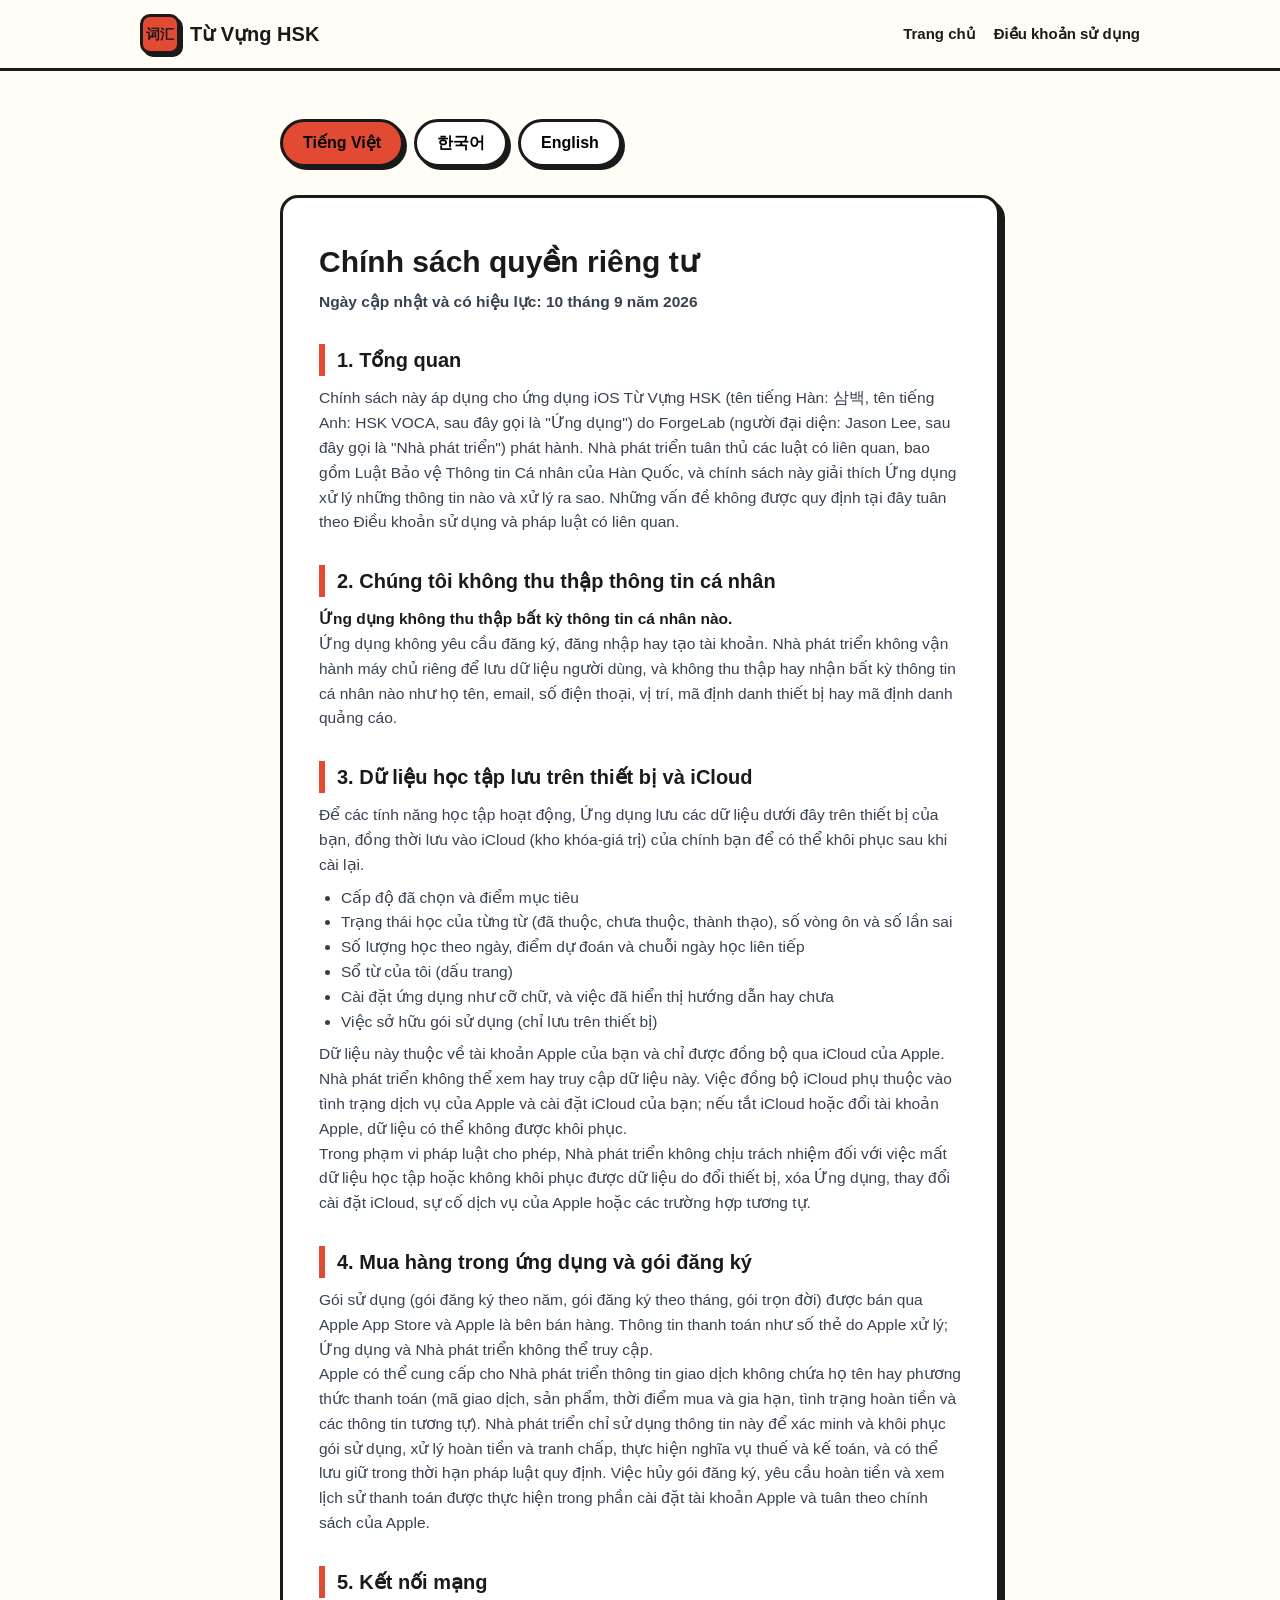
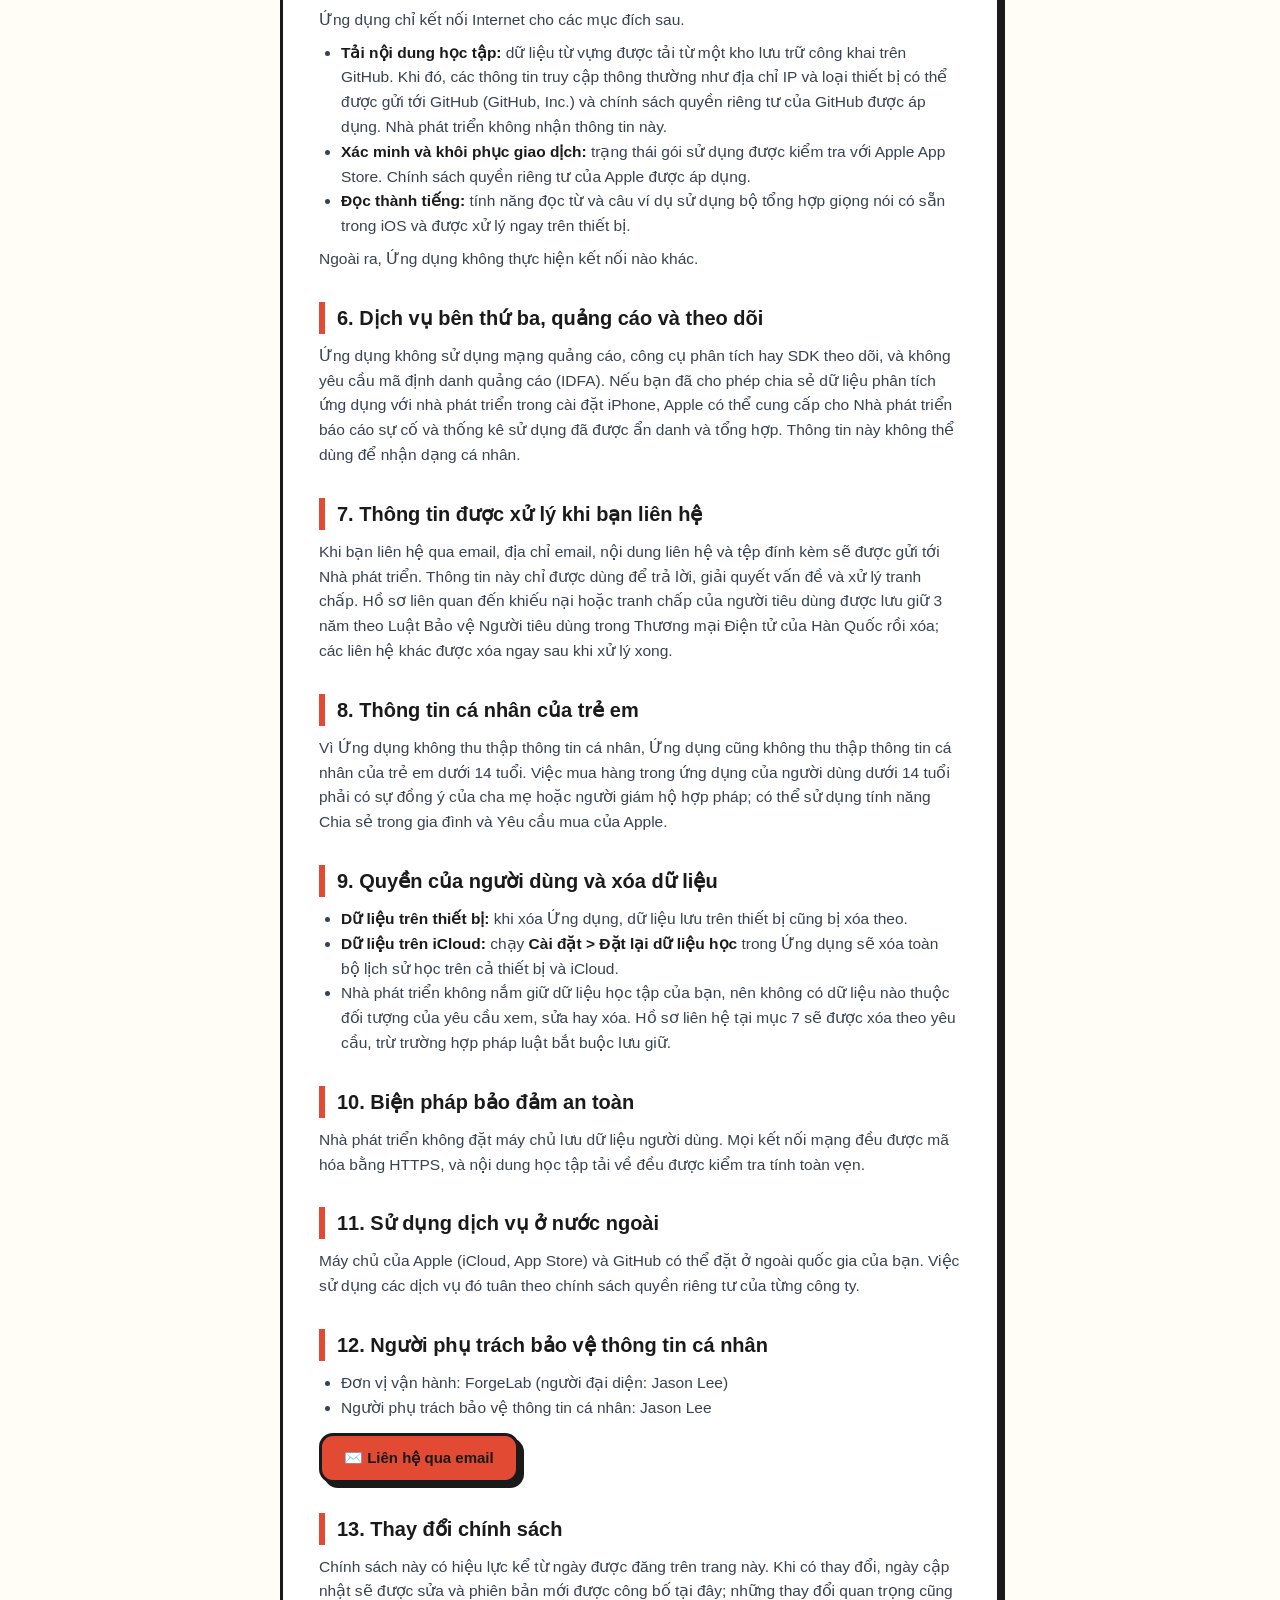
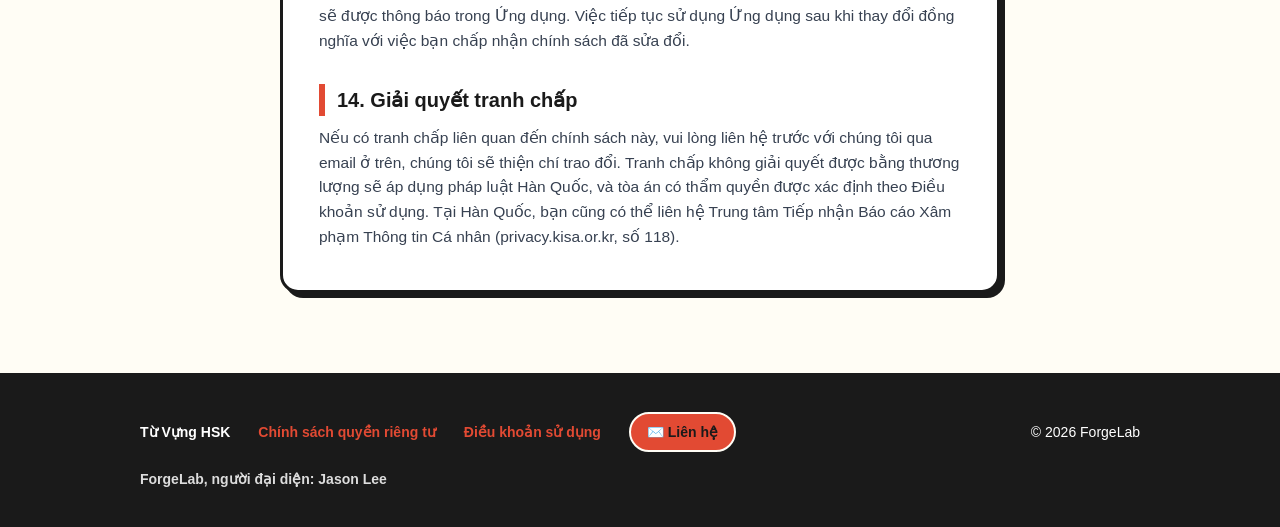
<file: docs/privacy.html>
<!DOCTYPE html>
<html lang="vi">
<head>
<meta charset="UTF-8" />
<meta name="viewport" content="width=device-width, initial-scale=1.0" />
<title>Chính sách quyền riêng tư | Từ Vựng HSK</title>
<meta name="description" content="Chính sách quyền riêng tư của Từ Vựng HSK: không thu thập thông tin cá nhân. 삼백 · HSK VOCA 개인정보 처리방침. HSK VOCA Privacy Policy: we collect no personal information." />
<link rel="icon" href="data:image/svg+xml,%3Csvg xmlns='http://www.w3.org/2000/svg' viewBox='0 0 64 64'%3E%3Crect x='4' y='4' width='56' height='56' rx='12' fill='%23E24A33' stroke='%231A1A1A' stroke-width='5'/%3E%3Cpolygon points='32,14 37,27 51,27 40,36 44,50 32,41 20,50 24,36 13,27 27,27' fill='%23FFD23F' stroke='%231A1A1A' stroke-width='2'/%3E%3C/svg%3E" />
<link rel="stylesheet" href="styles.css" />
</head>
<body>

<nav class="nav">
  <div class="nav-inner">
    <a class="logo lang-vi" href="index.html"><span class="logo-block logo-block-zh" lang="zh-CN">词汇</span> Từ Vựng HSK</a>
    <a class="logo lang-ko" href="ko/index.html"><span class="logo-block">300</span> 삼백 · HSK VOCA</a>
    <a class="logo lang-en" href="index.html"><span class="logo-block logo-block-zh" lang="zh-CN">词汇</span> HSK VOCA</a>
    <div class="nav-links">
      <a class="lang-vi" lang="vi" href="index.html">Trang chủ</a>
      <a class="lang-ko" lang="ko" href="ko/index.html">홈</a>
      <a class="lang-en" lang="en" href="index.html">Home</a>
      <a data-page="terms.html" href="terms.html"><span class="lang-vi" lang="vi">Điều khoản sử dụng</span><span class="lang-ko" lang="ko">이용약관</span><span class="lang-en" lang="en">Terms of Service</span></a>
    </div>
  </div>
</nav>

<main class="policy">
  <div class="lang-toggle" role="group" aria-label="Ngôn ngữ / 언어 선택 / Language">
    <button id="btn-vi" class="active" aria-pressed="true" onclick="setLang('vi')" lang="vi">Tiếng Việt</button>
    <button id="btn-ko" aria-pressed="false" onclick="setLang('ko')" lang="ko">한국어</button>
    <button id="btn-en" aria-pressed="false" onclick="setLang('en')" lang="en">English</button>
  </div>

  <div class="policy-card">

    <!-- ================= Tiếng Việt ================= -->
    <div class="lang-vi" lang="vi">
      <h1>Chính sách quyền riêng tư</h1>
      <p class="date">Ngày cập nhật và có hiệu lực: 10 tháng 9 năm 2026</p>

      <h2>1. Tổng quan</h2>
      <p>Chính sách này áp dụng cho ứng dụng iOS Từ Vựng HSK (tên tiếng Hàn: 삼백, tên tiếng Anh: HSK VOCA, sau đây gọi là "Ứng dụng") do ForgeLab (người đại diện: Jason Lee, sau đây gọi là "Nhà phát triển") phát hành. Nhà phát triển tuân thủ các luật có liên quan, bao gồm Luật Bảo vệ Thông tin Cá nhân của Hàn Quốc, và chính sách này giải thích Ứng dụng xử lý những thông tin nào và xử lý ra sao. Những vấn đề không được quy định tại đây tuân theo Điều khoản sử dụng và pháp luật có liên quan.</p>

      <h2>2. Chúng tôi không thu thập thông tin cá nhân</h2>
      <p><strong>Ứng dụng không thu thập bất kỳ thông tin cá nhân nào.</strong></p>
      <p>Ứng dụng không yêu cầu đăng ký, đăng nhập hay tạo tài khoản. Nhà phát triển không vận hành máy chủ riêng để lưu dữ liệu người dùng, và không thu thập hay nhận bất kỳ thông tin cá nhân nào như họ tên, email, số điện thoại, vị trí, mã định danh thiết bị hay mã định danh quảng cáo.</p>

      <h2>3. Dữ liệu học tập lưu trên thiết bị và iCloud</h2>
      <p>Để các tính năng học tập hoạt động, Ứng dụng lưu các dữ liệu dưới đây trên thiết bị của bạn, đồng thời lưu vào iCloud (kho khóa-giá trị) của chính bạn để có thể khôi phục sau khi cài lại.</p>
      <ul>
        <li>Cấp độ đã chọn và điểm mục tiêu</li>
        <li>Trạng thái học của từng từ (đã thuộc, chưa thuộc, thành thạo), số vòng ôn và số lần sai</li>
        <li>Số lượng học theo ngày, điểm dự đoán và chuỗi ngày học liên tiếp</li>
        <li>Sổ từ của tôi (dấu trang)</li>
        <li>Cài đặt ứng dụng như cỡ chữ, và việc đã hiển thị hướng dẫn hay chưa</li>
        <li>Việc sở hữu gói sử dụng (chỉ lưu trên thiết bị)</li>
      </ul>
      <p>Dữ liệu này thuộc về tài khoản Apple của bạn và chỉ được đồng bộ qua iCloud của Apple. Nhà phát triển không thể xem hay truy cập dữ liệu này. Việc đồng bộ iCloud phụ thuộc vào tình trạng dịch vụ của Apple và cài đặt iCloud của bạn; nếu tắt iCloud hoặc đổi tài khoản Apple, dữ liệu có thể không được khôi phục.</p>
      <p>Trong phạm vi pháp luật cho phép, Nhà phát triển không chịu trách nhiệm đối với việc mất dữ liệu học tập hoặc không khôi phục được dữ liệu do đổi thiết bị, xóa Ứng dụng, thay đổi cài đặt iCloud, sự cố dịch vụ của Apple hoặc các trường hợp tương tự.</p>

      <h2>4. Mua hàng trong ứng dụng và gói đăng ký</h2>
      <p>Gói sử dụng (gói đăng ký theo năm, gói đăng ký theo tháng, gói trọn đời) được bán qua Apple App Store và Apple là bên bán hàng. Thông tin thanh toán như số thẻ do Apple xử lý; Ứng dụng và Nhà phát triển không thể truy cập.</p>
      <p>Apple có thể cung cấp cho Nhà phát triển thông tin giao dịch không chứa họ tên hay phương thức thanh toán (mã giao dịch, sản phẩm, thời điểm mua và gia hạn, tình trạng hoàn tiền và các thông tin tương tự). Nhà phát triển chỉ sử dụng thông tin này để xác minh và khôi phục gói sử dụng, xử lý hoàn tiền và tranh chấp, thực hiện nghĩa vụ thuế và kế toán, và có thể lưu giữ trong thời hạn pháp luật quy định. Việc hủy gói đăng ký, yêu cầu hoàn tiền và xem lịch sử thanh toán được thực hiện trong phần cài đặt tài khoản Apple và tuân theo chính sách của Apple.</p>

      <h2>5. Kết nối mạng</h2>
      <p>Ứng dụng chỉ kết nối Internet cho các mục đích sau.</p>
      <ul>
        <li><strong>Tải nội dung học tập:</strong> dữ liệu từ vựng được tải từ một kho lưu trữ công khai trên GitHub. Khi đó, các thông tin truy cập thông thường như địa chỉ IP và loại thiết bị có thể được gửi tới GitHub (GitHub, Inc.) và chính sách quyền riêng tư của GitHub được áp dụng. Nhà phát triển không nhận thông tin này.</li>
        <li><strong>Xác minh và khôi phục giao dịch:</strong> trạng thái gói sử dụng được kiểm tra với Apple App Store. Chính sách quyền riêng tư của Apple được áp dụng.</li>
        <li><strong>Đọc thành tiếng:</strong> tính năng đọc từ và câu ví dụ sử dụng bộ tổng hợp giọng nói có sẵn trong iOS và được xử lý ngay trên thiết bị.</li>
      </ul>
      <p>Ngoài ra, Ứng dụng không thực hiện kết nối nào khác.</p>

      <h2>6. Dịch vụ bên thứ ba, quảng cáo và theo dõi</h2>
      <p>Ứng dụng không sử dụng mạng quảng cáo, công cụ phân tích hay SDK theo dõi, và không yêu cầu mã định danh quảng cáo (IDFA). Nếu bạn đã cho phép chia sẻ dữ liệu phân tích ứng dụng với nhà phát triển trong cài đặt iPhone, Apple có thể cung cấp cho Nhà phát triển báo cáo sự cố và thống kê sử dụng đã được ẩn danh và tổng hợp. Thông tin này không thể dùng để nhận dạng cá nhân.</p>

      <h2>7. Thông tin được xử lý khi bạn liên hệ</h2>
      <p>Khi bạn liên hệ qua email, địa chỉ email, nội dung liên hệ và tệp đính kèm sẽ được gửi tới Nhà phát triển. Thông tin này chỉ được dùng để trả lời, giải quyết vấn đề và xử lý tranh chấp. Hồ sơ liên quan đến khiếu nại hoặc tranh chấp của người tiêu dùng được lưu giữ 3 năm theo Luật Bảo vệ Người tiêu dùng trong Thương mại Điện tử của Hàn Quốc rồi xóa; các liên hệ khác được xóa ngay sau khi xử lý xong.</p>

      <h2>8. Thông tin cá nhân của trẻ em</h2>
      <p>Vì Ứng dụng không thu thập thông tin cá nhân, Ứng dụng cũng không thu thập thông tin cá nhân của trẻ em dưới 14 tuổi. Việc mua hàng trong ứng dụng của người dùng dưới 14 tuổi phải có sự đồng ý của cha mẹ hoặc người giám hộ hợp pháp; có thể sử dụng tính năng Chia sẻ trong gia đình và Yêu cầu mua của Apple.</p>

      <h2>9. Quyền của người dùng và xóa dữ liệu</h2>
      <ul>
        <li><strong>Dữ liệu trên thiết bị:</strong> khi xóa Ứng dụng, dữ liệu lưu trên thiết bị cũng bị xóa theo.</li>
        <li><strong>Dữ liệu trên iCloud:</strong> chạy <strong>Cài đặt &gt; Đặt lại dữ liệu học</strong> trong Ứng dụng sẽ xóa toàn bộ lịch sử học trên cả thiết bị và iCloud.</li>
        <li>Nhà phát triển không nắm giữ dữ liệu học tập của bạn, nên không có dữ liệu nào thuộc đối tượng của yêu cầu xem, sửa hay xóa. Hồ sơ liên hệ tại mục 7 sẽ được xóa theo yêu cầu, trừ trường hợp pháp luật bắt buộc lưu giữ.</li>
      </ul>

      <h2>10. Biện pháp bảo đảm an toàn</h2>
      <p>Nhà phát triển không đặt máy chủ lưu dữ liệu người dùng. Mọi kết nối mạng đều được mã hóa bằng HTTPS, và nội dung học tập tải về đều được kiểm tra tính toàn vẹn.</p>

      <h2>11. Sử dụng dịch vụ ở nước ngoài</h2>
      <p>Máy chủ của Apple (iCloud, App Store) và GitHub có thể đặt ở ngoài quốc gia của bạn. Việc sử dụng các dịch vụ đó tuân theo chính sách quyền riêng tư của từng công ty.</p>

      <h2>12. Người phụ trách bảo vệ thông tin cá nhân</h2>
      <ul>
        <li>Đơn vị vận hành: ForgeLab (người đại diện: Jason Lee)</li>
        <li>Người phụ trách bảo vệ thông tin cá nhân: Jason Lee</li>
      </ul>
      <p style="margin-top: 12px;"><a class="nb-btn" style="padding: 10px 22px; font-size: 15px;" href="mailto:forgelab.aitech@gmail.com?subject=%5BHSK%20VOCA%5D%20Support">✉️ Liên hệ qua email</a></p>

      <h2>13. Thay đổi chính sách</h2>
      <p>Chính sách này có hiệu lực kể từ ngày được đăng trên trang này. Khi có thay đổi, ngày cập nhật sẽ được sửa và phiên bản mới được công bố tại đây; những thay đổi quan trọng cũng sẽ được thông báo trong Ứng dụng. Việc tiếp tục sử dụng Ứng dụng sau khi thay đổi đồng nghĩa với việc bạn chấp nhận chính sách đã sửa đổi.</p>

      <h2>14. Giải quyết tranh chấp</h2>
      <p>Nếu có tranh chấp liên quan đến chính sách này, vui lòng liên hệ trước với chúng tôi qua email ở trên, chúng tôi sẽ thiện chí trao đổi. Tranh chấp không giải quyết được bằng thương lượng sẽ áp dụng pháp luật Hàn Quốc, và tòa án có thẩm quyền được xác định theo Điều khoản sử dụng. Tại Hàn Quốc, bạn cũng có thể liên hệ Trung tâm Tiếp nhận Báo cáo Xâm phạm Thông tin Cá nhân (privacy.kisa.or.kr, số 118).</p>

    </div>

    <!-- ================= 한국어 ================= -->
    <div class="lang-ko" lang="ko">
      <h1>개인정보 처리방침</h1>
      <p class="date">최종 수정일 및 시행일: 2026년 9월 10일</p>

      <h2>1. 개요</h2>
      <p>이 방침은 ForgeLab(대표 Jason Lee, 이하 "개발자")이 배포하는 iOS 앱 삼백(영문명 HSK VOCA, 베트남어명 Từ Vựng HSK, 이하 "앱")에 적용됩니다. 개발자는 「개인정보 보호법」 등 관련 법령을 지키며, 이 방침에서 앱이 어떤 정보를 다루고 어떻게 처리하는지 설명합니다. 이 방침에서 정하지 않은 사항은 이용약관과 관련 법령을 따릅니다.</p>

      <h2>2. 개인정보를 수집하지 않습니다</h2>
      <p><strong>앱은 개인정보를 수집하지 않습니다.</strong></p>
      <p>회원가입, 로그인, 계정 생성을 요구하지 않습니다. 개발자는 사용자 데이터를 저장하는 자체 서버를 운영하지 않으며, 이름, 이메일, 전화번호, 위치, 기기 식별자, 광고 식별자 등 어떤 개인정보도 수집하거나 전송받지 않습니다.</p>

      <h2>3. 기기와 iCloud에 저장되는 학습 데이터</h2>
      <p>앱은 학습 기능을 위해 아래 데이터를 사용자의 기기에 저장하고, 재설치 뒤 복원을 위해 사용자 본인의 iCloud(키-값 저장소)에도 함께 저장합니다.</p>
      <ul>
        <li>선택한 레벨과 목표 점수</li>
        <li>단어별 학습 상태(알아요, 모름, 마스터), 회독 수, 틀린 횟수</li>
        <li>날짜별 학습 수와 예상 점수, 연속 학습 기록</li>
        <li>나만의 단어장(북마크)</li>
        <li>글자 크기 등 앱 설정, 안내 표시 여부</li>
        <li>이용권 보유 여부(기기에만 저장)</li>
      </ul>
      <p>이 데이터는 사용자의 Apple 계정에 속하며 Apple의 iCloud를 통해서만 동기화됩니다. 개발자는 이 데이터를 열람하거나 접근할 수 없습니다. iCloud 동기화는 Apple의 서비스 상태와 사용자의 iCloud 설정에 따라 달라지며, iCloud를 끄거나 Apple 계정을 바꾸면 복원되지 않을 수 있습니다.</p>
      <p>개발자는 관련 법령이 허용하는 범위에서, 기기 교체, 앱 삭제, iCloud 설정 변경, Apple 서비스 장애 등으로 생긴 학습 데이터의 손실이나 복원 실패에 대해 책임을 지지 않습니다.</p>

      <h2>4. 앱 내 구입과 구독</h2>
      <p>이용권(연간 구독, 월간 구독, 평생 이용권)은 Apple App Store를 통해 판매되며 결제의 당사자는 Apple입니다. 카드 번호 등 결제 정보는 Apple이 처리하고 앱과 개발자는 접근할 수 없습니다.</p>
      <p>Apple은 개발자에게 이름이나 결제 수단이 포함되지 않은 거래 정보(거래 식별자, 상품, 구입 및 갱신 일시, 환불 여부 등)를 제공할 수 있습니다. 개발자는 이 정보를 이용권 확인과 복원, 환불과 분쟁 대응, 세무와 회계 처리 목적으로만 사용하며 관련 법령이 정한 기간 동안 보관할 수 있습니다. 구독 해지, 환불, 결제 내역 확인은 Apple 계정 설정에서 하며 Apple의 정책을 따릅니다.</p>

      <h2>5. 네트워크 통신</h2>
      <p>앱은 아래 목적으로만 인터넷에 연결합니다.</p>
      <ul>
        <li><strong>학습 콘텐츠 내려받기:</strong> 단어 데이터를 GitHub의 공개 저장소에서 내려받습니다. 이때 IP 주소, 기기 종류 같은 일반적인 접속 정보가 GitHub(GitHub, Inc.)에 전달될 수 있으며 GitHub의 개인정보 처리방침이 적용됩니다. 개발자는 이 정보를 받지 않습니다.</li>
        <li><strong>구입 확인과 복원:</strong> Apple App Store와 이용권 상태를 확인합니다. Apple의 개인정보 처리방침이 적용됩니다.</li>
        <li><strong>음성 읽기:</strong> 단어와 예문 읽어 주기는 iOS에 내장된 음성 합성 기능을 사용하며 기기 안에서 처리됩니다.</li>
      </ul>
      <p>그 밖의 통신은 하지 않습니다.</p>

      <h2>6. 제3자 서비스, 광고, 추적</h2>
      <p>앱은 광고 네트워크, 분석 도구, 추적 SDK를 사용하지 않으며 광고 식별자(IDFA)를 요청하지 않습니다. 사용자가 iPhone 설정에서 Apple에 앱 분석 정보 공유를 허용한 경우, Apple이 익명으로 집계한 충돌 보고와 사용 통계를 개발자에게 제공할 수 있습니다. 이 정보로는 개인을 식별할 수 없습니다.</p>

      <h2>7. 문의 시 처리되는 정보</h2>
      <p>사용자가 이메일로 문의하면 이메일 주소와 문의 내용, 첨부 파일이 개발자에게 전달됩니다. 이 정보는 답변, 문제 해결, 분쟁 대응 목적으로만 사용합니다. 소비자 불만이나 분쟁 처리에 관한 기록은 「전자상거래 등에서의 소비자보호에 관한 법률」에 따라 3년간 보관한 뒤 삭제하며, 그 밖의 문의는 처리가 끝나면 지체 없이 삭제합니다.</p>

      <h2>8. 아동의 개인정보</h2>
      <p>앱은 개인정보를 수집하지 않으므로 만 14세 미만 아동의 개인정보도 수집하지 않습니다. 만 14세 미만 사용자의 앱 내 구입은 법정대리인의 동의 아래 이루어져야 하며, Apple의 가족 공유와 구입 요청 승인 기능을 이용할 수 있습니다.</p>

      <h2>9. 사용자의 권리와 데이터 삭제</h2>
      <ul>
        <li><strong>기기 데이터:</strong> 앱을 삭제하면 기기에 저장된 데이터가 함께 삭제됩니다.</li>
        <li><strong>iCloud 데이터:</strong> 앱의 <strong>설정 &gt; 학습 데이터 초기화</strong>를 실행하면 기기와 iCloud의 학습 기록이 모두 삭제됩니다.</li>
        <li>개발자는 사용자의 학습 데이터를 보유하지 않으므로 열람, 정정, 삭제 요청의 대상이 되는 데이터가 없습니다. 7항의 문의 기록은 요청하시면 법령이 정한 보관 의무가 없는 범위에서 삭제합니다.</li>
      </ul>

      <h2>10. 안전성 확보 조치</h2>
      <p>개발자는 사용자 데이터를 저장하는 서버를 두지 않습니다. 모든 네트워크 통신은 HTTPS로 암호화되며, 내려받은 학습 콘텐츠는 무결성 검증을 거칩니다.</p>

      <h2>11. 국외 서비스 이용</h2>
      <p>Apple(iCloud, App Store)과 GitHub의 서버는 국외에 있을 수 있습니다. 해당 서비스 이용에는 각 회사의 개인정보 처리방침이 적용됩니다.</p>

      <h2>12. 개인정보 보호책임자</h2>
      <ul>
        <li>사업자: ForgeLab (대표 Jason Lee)</li>
        <li>개인정보 보호책임자: Jason Lee</li>
      </ul>
      <p style="margin-top: 12px;"><a class="nb-btn" style="padding: 10px 22px; font-size: 15px;" href="mailto:forgelab.aitech@gmail.com?subject=%5BHSK%20VOCA%5D%20Support">✉️ 이메일로 문의하기</a></p>

      <h2>13. 방침의 변경</h2>
      <p>이 방침은 이 페이지에 게시한 날부터 효력이 생깁니다. 내용이 바뀌면 최종 수정일을 갱신해 이 페이지에 공개하고, 중요한 변경은 앱 안에서도 안내합니다. 변경 뒤에도 앱을 계속 사용하면 변경된 방침에 동의한 것으로 봅니다.</p>

      <h2>14. 분쟁 해결</h2>
      <p>이 방침과 관련한 분쟁은 먼저 위 이메일로 알려 주시면 성실히 협의합니다. 협의로 해결되지 않는 분쟁에는 대한민국 법이 적용되며 관할 법원은 이용약관을 따릅니다. 개인정보 침해에 대한 신고나 상담은 개인정보침해 신고센터(privacy.kisa.or.kr, 국번 없이 118)에서도 받을 수 있습니다.</p>

    </div>

    <!-- ================= English ================= -->
    <div class="lang-en" lang="en">
      <h1>Privacy Policy</h1>
      <p class="date">Last Updated / Effective: September 10, 2026</p>

      <h2>1. Overview</h2>
      <p>This policy applies to the iOS app HSK VOCA (Vietnamese name Từ Vựng HSK; Korean name 삼백, "the App"), published by ForgeLab (representative: Jason Lee, "the Developer"). The Developer complies with applicable privacy laws, including the Personal Information Protection Act of Korea, and this policy explains what information the App handles and how. Matters not covered here follow the Terms of Service and applicable law.</p>

      <h2>2. We do not collect personal information</h2>
      <p><strong>The App does not collect any personal information.</strong></p>
      <p>There is no sign-up, login or account. The Developer runs no server that stores user data, and never collects or receives names, email addresses, phone numbers, location, device identifiers, advertising identifiers or any other personal information.</p>

      <h2>3. Study data kept on your device and in your iCloud</h2>
      <p>To make the App work, the following data is stored on your device and, so it can be restored after a reinstall, also in your own iCloud key-value store.</p>
      <ul>
        <li>Selected level and target score</li>
        <li>Per-word study state (known, unknown, mastered), round counts and miss counts</li>
        <li>Daily study counts, estimated score and streak records</li>
        <li>Your word notebook (bookmarks)</li>
        <li>App settings such as text size, and whether guides have been shown</li>
        <li>Whether a pass is owned (device only)</li>
      </ul>
      <p>This data belongs to your Apple account and is synced only through Apple's iCloud. The Developer cannot read or access it. iCloud sync depends on Apple's service status and your iCloud settings; turning iCloud off or changing Apple accounts may prevent restoration.</p>
      <p>To the extent permitted by law, the Developer is not liable for loss of study data or failure to restore it caused by a device change, deleting the App, changes to iCloud settings, Apple service outages or similar events.</p>

      <h2>4. In-app purchases and subscriptions</h2>
      <p>Passes (yearly subscription, monthly subscription, lifetime pass) are sold through the Apple App Store, and Apple is the merchant of record. Payment details such as card numbers are handled by Apple and are never accessible to the App or the Developer.</p>
      <p>Apple may provide the Developer with transaction information that contains no name or payment method (transaction identifier, product, purchase and renewal dates, refund status and similar). The Developer uses this only to verify and restore passes, handle refunds and disputes, and meet tax and accounting obligations, and may keep it for the period required by law. Cancelling a subscription, requesting a refund and viewing purchase history are done in your Apple account settings under Apple's policies.</p>

      <h2>5. Network communication</h2>
      <p>The App connects to the internet only for the following purposes.</p>
      <ul>
        <li><strong>Downloading study content:</strong> word data is downloaded from a public repository on GitHub. Standard connection information such as your IP address and device type may be transmitted to GitHub (GitHub, Inc.), and GitHub's privacy policy applies. The Developer does not receive this information.</li>
        <li><strong>Purchase verification and restore:</strong> pass status is checked with the Apple App Store. Apple's privacy policy applies.</li>
        <li><strong>Speech:</strong> reading words and examples aloud uses the speech synthesis built into iOS and is processed on the device.</li>
      </ul>
      <p>No other communication takes place.</p>

      <h2>6. Third-party services, advertising and tracking</h2>
      <p>The App uses no advertising networks, analytics tools or tracking SDKs, and does not request the advertising identifier (IDFA). If you have allowed sharing app analytics with developers in your iPhone settings, Apple may provide the Developer with anonymised, aggregated crash reports and usage statistics. This information cannot identify you.</p>

      <h2>7. Information handled when you contact us</h2>
      <p>If you contact the Developer by email, your email address, the content of your message and any attachments are delivered to the Developer. They are used only to reply, resolve the issue and handle any dispute. Records relating to consumer complaints or disputes are kept for 3 years under the Korean Act on Consumer Protection in Electronic Commerce and then deleted; other inquiries are deleted without delay once handled.</p>

      <h2>8. Children's privacy</h2>
      <p>Because the App collects no personal information, it collects none from children under 14 either. In-app purchases by users under 14 must be made with the consent of a parent or legal guardian; Apple's Family Sharing and Ask to Buy features are available for this.</p>

      <h2>9. Your rights and data deletion</h2>
      <ul>
        <li><strong>Device data:</strong> deleting the App removes the data stored on the device.</li>
        <li><strong>iCloud data:</strong> running <strong>Settings &gt; Reset Study Data</strong> in the App deletes the study record from both the device and iCloud.</li>
        <li>The Developer holds no study data of yours, so there is no data subject to access, correction or deletion requests. Inquiry records under section 7 are deleted on request, except where the law requires them to be kept.</li>
      </ul>

      <h2>10. Security measures</h2>
      <p>The Developer operates no server that stores user data. All network communication is encrypted with HTTPS, and downloaded study content is integrity-checked.</p>

      <h2>11. Services located abroad</h2>
      <p>Servers operated by Apple (iCloud, App Store) and GitHub may be located outside your country. Each company's privacy policy applies to your use of its services.</p>

      <h2>12. Privacy officer</h2>
      <ul>
        <li>Operator: ForgeLab (Representative: Jason Lee)</li>
        <li>Privacy officer: Jason Lee</li>
      </ul>
      <p style="margin-top: 12px;"><a class="nb-btn" style="padding: 10px 22px; font-size: 15px;" href="mailto:forgelab.aitech@gmail.com?subject=%5BHSK%20VOCA%5D%20Support">✉️ Contact us by email</a></p>

      <h2>13. Changes to this policy</h2>
      <p>This policy takes effect on the date it is posted on this page. When it changes, the last-updated date is revised and the new version is published here; significant changes are also announced in the App. Continuing to use the App after a change means you accept the revised policy.</p>

      <h2>14. Dispute resolution</h2>
      <p>If you have a dispute relating to this policy, please contact us first at the email above and we will discuss it in good faith. Disputes that cannot be settled by discussion are governed by the laws of the Republic of Korea, and the competent court is as set out in the Terms of Service. In Korea you may also contact the Personal Information Infringement Report Center (privacy.kisa.or.kr, dial 118).</p>

    </div>

  </div>
</main>

<footer>
  <div class="wrap">
    <span style="font-weight: 900;"><span class="lang-vi" lang="vi">Từ Vựng HSK</span><span class="lang-ko" lang="ko">삼백 · HSK VOCA</span><span class="lang-en" lang="en">HSK VOCA</span></span>
    <a data-page="privacy.html" href="privacy.html"><span class="lang-vi" lang="vi">Chính sách quyền riêng tư</span><span class="lang-ko" lang="ko">개인정보 처리방침</span><span class="lang-en" lang="en">Privacy Policy</span></a>
    <a data-page="terms.html" href="terms.html"><span class="lang-vi" lang="vi">Điều khoản sử dụng</span><span class="lang-ko" lang="ko">이용약관</span><span class="lang-en" lang="en">Terms of Service</span></a>
    <a class="contact-btn" href="mailto:forgelab.aitech@gmail.com?subject=%5BHSK%20VOCA%5D%20Support">✉️ <span class="lang-vi" lang="vi">Liên hệ</span><span class="lang-ko" lang="ko">문의하기</span><span class="lang-en" lang="en">Contact</span></a>
    <span style="margin-left:auto;">© 2026 ForgeLab</span>
    <span class="biz"><span class="lang-vi" lang="vi">ForgeLab, người đại diện: Jason Lee</span><span class="lang-ko" lang="ko">ForgeLab, 대표 Jason Lee</span><span class="lang-en" lang="en">ForgeLab, Representative: Jason Lee</span></span>
  </div>
</footer>

<script>
var LANGS = ['vi', 'ko', 'en'];
var TITLES = {vi: 'Chính sách quyền riêng tư | Từ Vựng HSK', ko: '개인정보 처리방침 | 삼백 · HSK VOCA', en: 'Privacy Policy | HSK VOCA'};
function setLang(lang) {
  if (LANGS.indexOf(lang) < 0) lang = 'vi';
  document.body.classList.toggle('ko', lang === 'ko');
  document.body.classList.toggle('en', lang === 'en');
  LANGS.forEach(function (l) {
    var b = document.getElementById('btn-' + l);
    b.classList.toggle('active', l === lang);
    b.setAttribute('aria-pressed', l === lang ? 'true' : 'false');
  });
  document.documentElement.lang = lang;
  document.title = TITLES[lang];
  // Carry the chosen language to the sister policy page.
  Array.prototype.forEach.call(document.querySelectorAll('a[data-page]'), function (a) {
    a.href = a.getAttribute('data-page') + '?lang=' + lang;
  });
  try { history.replaceState(null, '', location.pathname + (lang === 'vi' ? '' : '?lang=' + lang) + location.hash); } catch (e) {}
}
// Vietnamese first (main market). ?lang=ko or ?lang=en picks another language.
setLang(new URLSearchParams(location.search).get('lang') || 'vi');
</script>

</body>
</html>
</file>
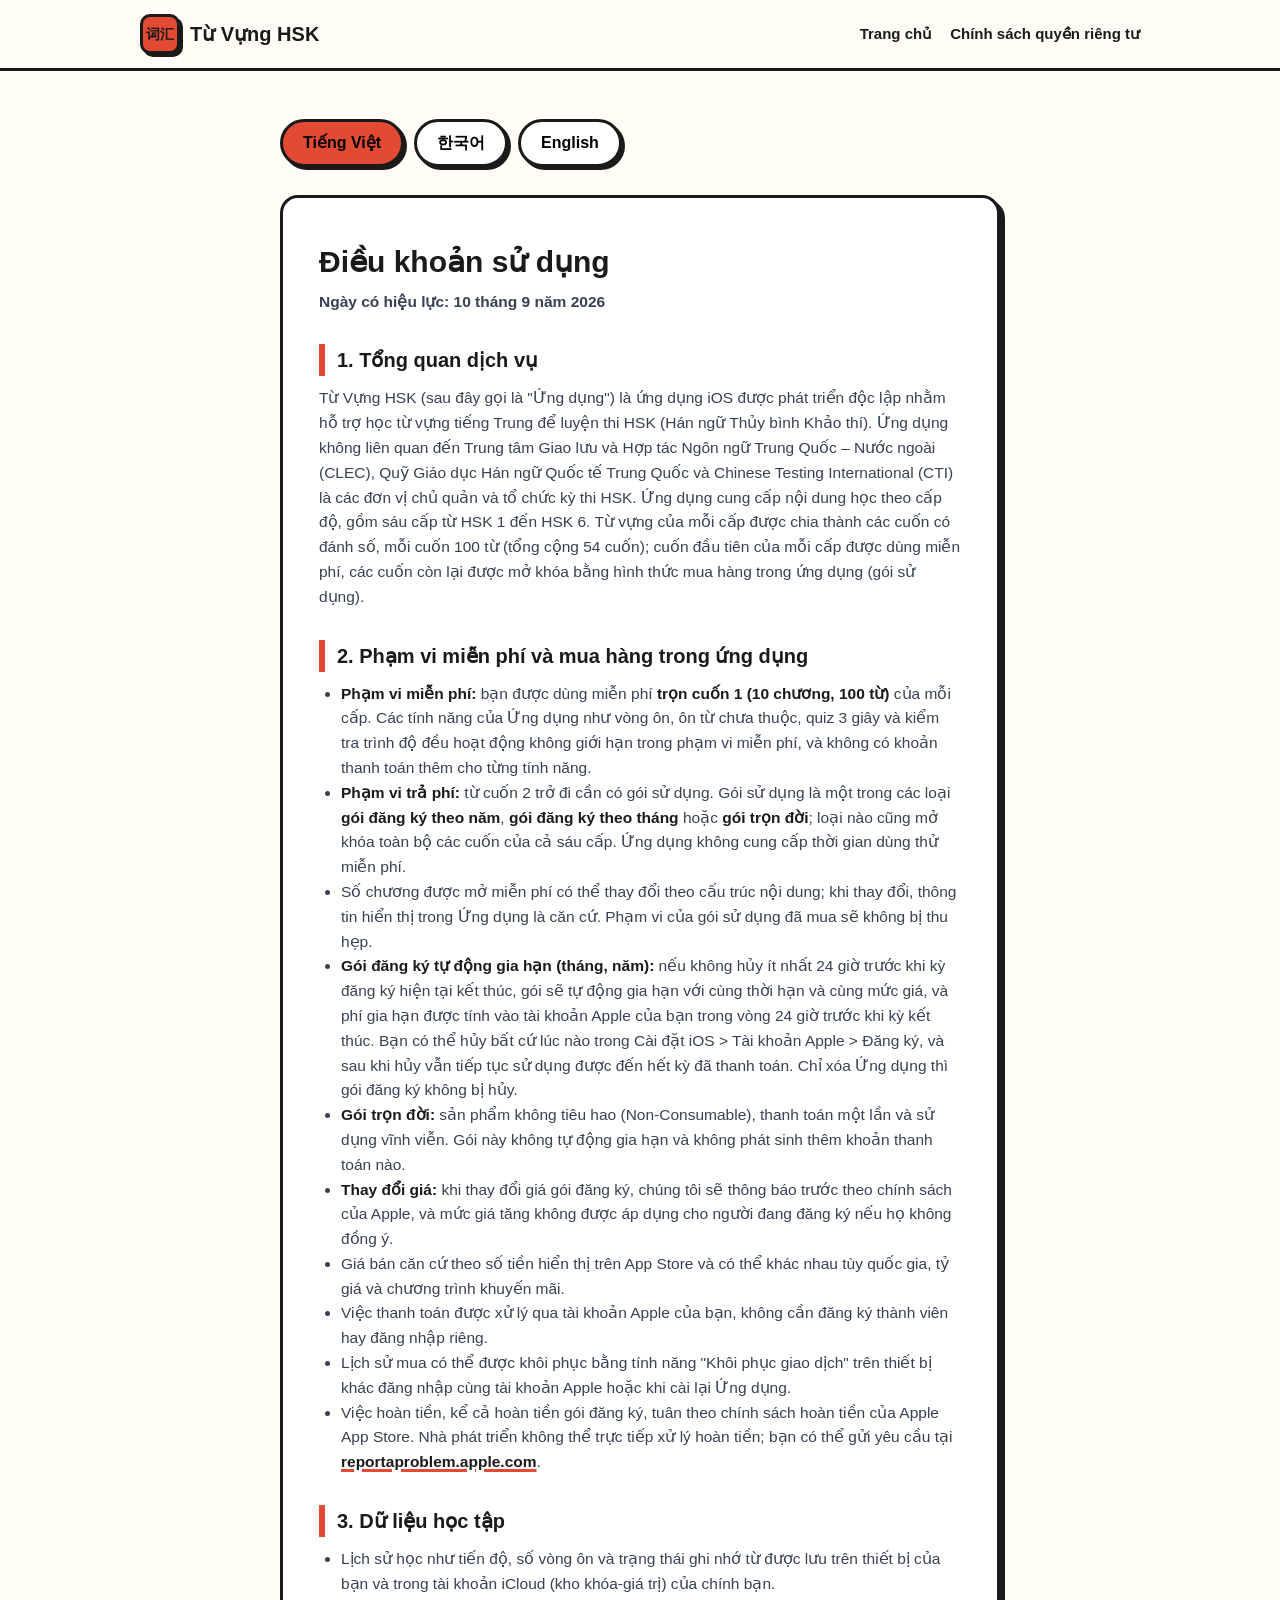
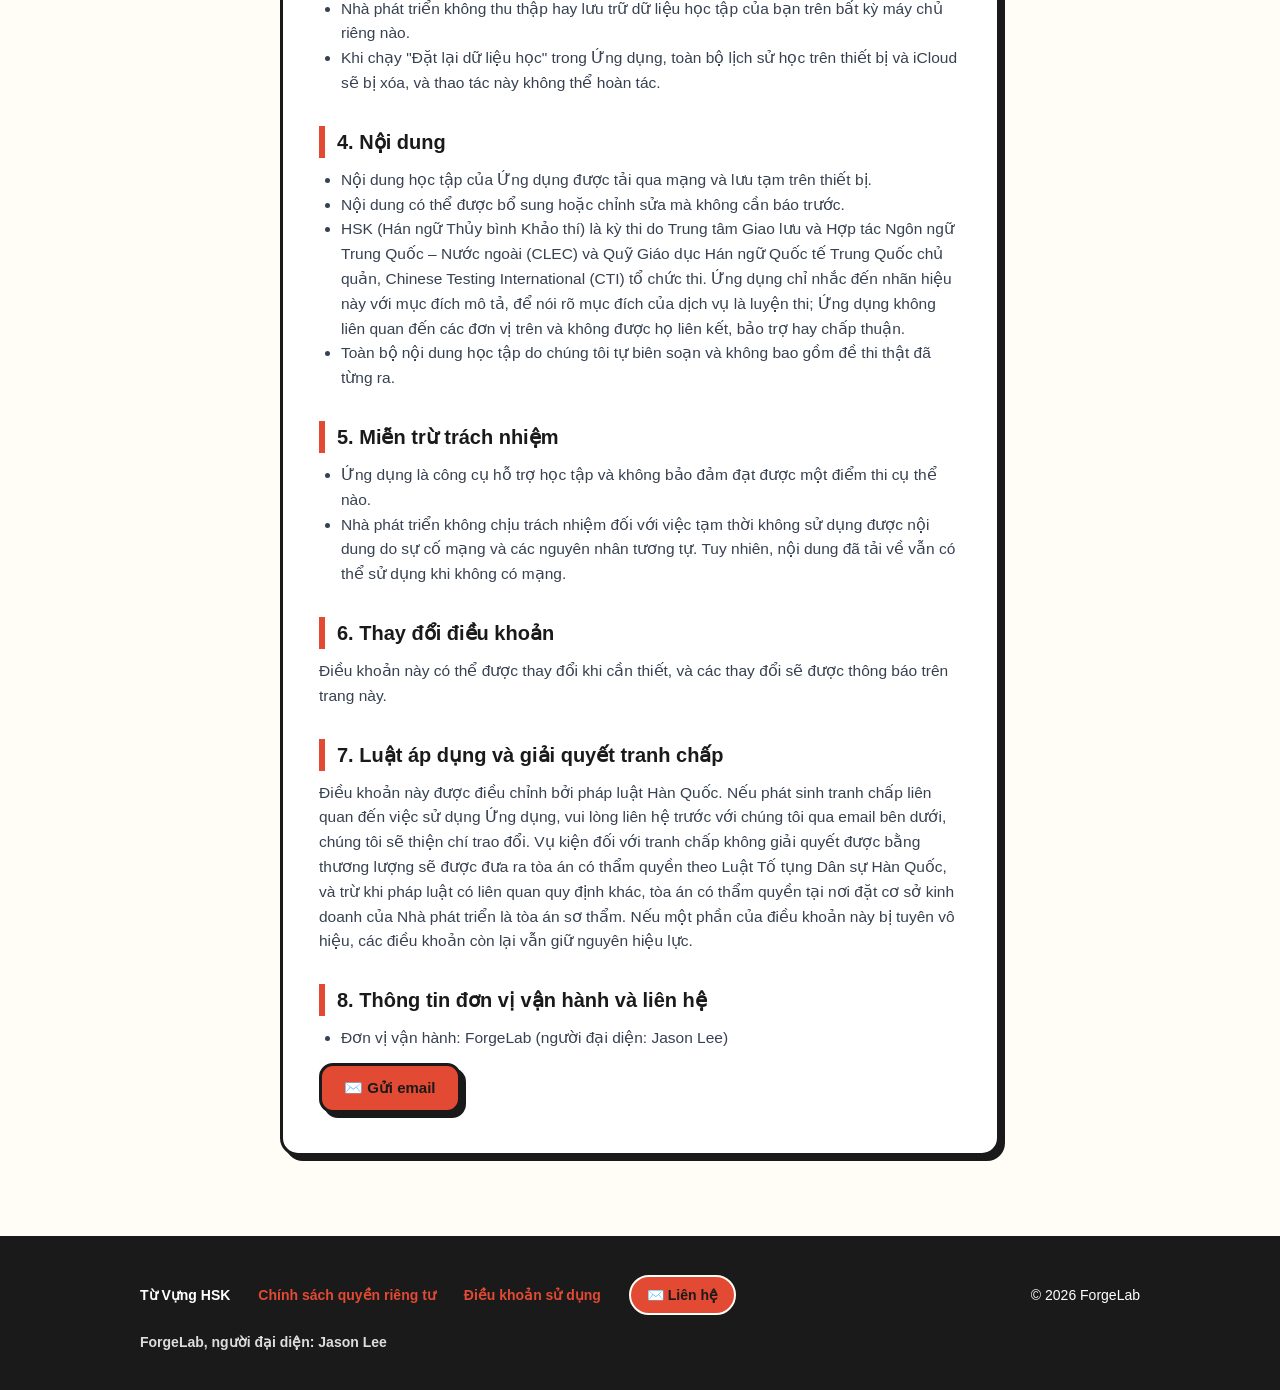
<file: docs/terms.html>
<!DOCTYPE html>
<html lang="vi">
<head>
<meta charset="UTF-8" />
<meta name="viewport" content="width=device-width, initial-scale=1.0" />
<title>Điều khoản sử dụng | Từ Vựng HSK</title>
<meta name="description" content="Điều khoản sử dụng Từ Vựng HSK: mua hàng trong ứng dụng, dữ liệu học tập, nội dung, hoàn tiền. 삼백 · HSK VOCA 이용약관. HSK VOCA Terms of Service." />
<link rel="icon" href="data:image/svg+xml,%3Csvg xmlns='http://www.w3.org/2000/svg' viewBox='0 0 64 64'%3E%3Crect x='4' y='4' width='56' height='56' rx='12' fill='%23E24A33' stroke='%231A1A1A' stroke-width='5'/%3E%3Cpolygon points='32,14 37,27 51,27 40,36 44,50 32,41 20,50 24,36 13,27 27,27' fill='%23FFD23F' stroke='%231A1A1A' stroke-width='2'/%3E%3C/svg%3E" />
<link rel="stylesheet" href="styles.css" />
</head>
<body>

<nav class="nav">
  <div class="nav-inner">
    <a class="logo lang-vi" href="index.html"><span class="logo-block logo-block-zh" lang="zh-CN">词汇</span> Từ Vựng HSK</a>
    <a class="logo lang-ko" href="ko/index.html"><span class="logo-block">300</span> 삼백 · HSK VOCA</a>
    <a class="logo lang-en" href="index.html"><span class="logo-block logo-block-zh" lang="zh-CN">词汇</span> HSK VOCA</a>
    <div class="nav-links">
      <a class="lang-vi" lang="vi" href="index.html">Trang chủ</a>
      <a class="lang-ko" lang="ko" href="ko/index.html">홈</a>
      <a class="lang-en" lang="en" href="index.html">Home</a>
      <a data-page="privacy.html" href="privacy.html"><span class="lang-vi" lang="vi">Chính sách quyền riêng tư</span><span class="lang-ko" lang="ko">개인정보 처리방침</span><span class="lang-en" lang="en">Privacy Policy</span></a>
    </div>
  </div>
</nav>

<main class="policy">
  <div class="lang-toggle" role="group" aria-label="Ngôn ngữ / 언어 선택 / Language">
    <button id="btn-vi" class="active" aria-pressed="true" onclick="setLang('vi')" lang="vi">Tiếng Việt</button>
    <button id="btn-ko" aria-pressed="false" onclick="setLang('ko')" lang="ko">한국어</button>
    <button id="btn-en" aria-pressed="false" onclick="setLang('en')" lang="en">English</button>
  </div>

  <div class="policy-card">

    <!-- ================= Tiếng Việt ================= -->
    <div class="lang-vi" lang="vi">
      <h1>Điều khoản sử dụng</h1>
      <p class="date">Ngày có hiệu lực: 10 tháng 9 năm 2026</p>

      <h2>1. Tổng quan dịch vụ</h2>
      <p>Từ Vựng HSK (sau đây gọi là "Ứng dụng") là ứng dụng iOS được phát triển độc lập nhằm hỗ trợ học từ vựng tiếng Trung để luyện thi HSK (Hán ngữ Thủy bình Khảo thí). Ứng dụng không liên quan đến Trung tâm Giao lưu và Hợp tác Ngôn ngữ Trung Quốc – Nước ngoài (CLEC), Quỹ Giáo dục Hán ngữ Quốc tế Trung Quốc và Chinese Testing International (CTI) là các đơn vị chủ quản và tổ chức kỳ thi HSK. Ứng dụng cung cấp nội dung học theo cấp độ, gồm sáu cấp từ HSK 1 đến HSK 6. Từ vựng của mỗi cấp được chia thành các cuốn có đánh số, mỗi cuốn 100 từ (tổng cộng 54 cuốn); cuốn đầu tiên của mỗi cấp được dùng miễn phí, các cuốn còn lại được mở khóa bằng hình thức mua hàng trong ứng dụng (gói sử dụng).</p>

      <h2>2. Phạm vi miễn phí và mua hàng trong ứng dụng</h2>
      <ul>
        <li><strong>Phạm vi miễn phí:</strong> bạn được dùng miễn phí <strong>trọn cuốn 1 (10 chương, 100 từ)</strong> của mỗi cấp. Các tính năng của Ứng dụng như vòng ôn, ôn từ chưa thuộc, quiz 3 giây và kiểm tra trình độ đều hoạt động không giới hạn trong phạm vi miễn phí, và không có khoản thanh toán thêm cho từng tính năng.</li>
        <li><strong>Phạm vi trả phí:</strong> từ cuốn 2 trở đi cần có gói sử dụng. Gói sử dụng là một trong các loại <strong>gói đăng ký theo năm</strong>, <strong>gói đăng ký theo tháng</strong> hoặc <strong>gói trọn đời</strong>; loại nào cũng mở khóa toàn bộ các cuốn của cả sáu cấp. Ứng dụng không cung cấp thời gian dùng thử miễn phí.</li>
        <li>Số chương được mở miễn phí có thể thay đổi theo cấu trúc nội dung; khi thay đổi, thông tin hiển thị trong Ứng dụng là căn cứ. Phạm vi của gói sử dụng đã mua sẽ không bị thu hẹp.</li>
        <li><strong>Gói đăng ký tự động gia hạn (tháng, năm):</strong> nếu không hủy ít nhất 24 giờ trước khi kỳ đăng ký hiện tại kết thúc, gói sẽ tự động gia hạn với cùng thời hạn và cùng mức giá, và phí gia hạn được tính vào tài khoản Apple của bạn trong vòng 24 giờ trước khi kỳ kết thúc. Bạn có thể hủy bất cứ lúc nào trong Cài đặt iOS &gt; Tài khoản Apple &gt; Đăng ký, và sau khi hủy vẫn tiếp tục sử dụng được đến hết kỳ đã thanh toán. Chỉ xóa Ứng dụng thì gói đăng ký không bị hủy.</li>
        <li><strong>Gói trọn đời:</strong> sản phẩm không tiêu hao (Non-Consumable), thanh toán một lần và sử dụng vĩnh viễn. Gói này không tự động gia hạn và không phát sinh thêm khoản thanh toán nào.</li>
        <li><strong>Thay đổi giá:</strong> khi thay đổi giá gói đăng ký, chúng tôi sẽ thông báo trước theo chính sách của Apple, và mức giá tăng không được áp dụng cho người đang đăng ký nếu họ không đồng ý.</li>
        <li>Giá bán căn cứ theo số tiền hiển thị trên App Store và có thể khác nhau tùy quốc gia, tỷ giá và chương trình khuyến mãi.</li>
        <li>Việc thanh toán được xử lý qua tài khoản Apple của bạn, không cần đăng ký thành viên hay đăng nhập riêng.</li>
        <li>Lịch sử mua có thể được khôi phục bằng tính năng "Khôi phục giao dịch" trên thiết bị khác đăng nhập cùng tài khoản Apple hoặc khi cài lại Ứng dụng.</li>
        <li>Việc hoàn tiền, kể cả hoàn tiền gói đăng ký, tuân theo chính sách hoàn tiền của Apple App Store. Nhà phát triển không thể trực tiếp xử lý hoàn tiền; bạn có thể gửi yêu cầu tại <a href="https://reportaproblem.apple.com">reportaproblem.apple.com</a>.</li>
      </ul>

      <h2>3. Dữ liệu học tập</h2>
      <ul>
        <li>Lịch sử học như tiến độ, số vòng ôn và trạng thái ghi nhớ từ được lưu trên thiết bị của bạn và trong tài khoản iCloud (kho khóa-giá trị) của chính bạn.</li>
        <li>Nhà phát triển không thu thập hay lưu trữ dữ liệu học tập của bạn trên bất kỳ máy chủ riêng nào.</li>
        <li>Khi chạy "Đặt lại dữ liệu học" trong Ứng dụng, toàn bộ lịch sử học trên thiết bị và iCloud sẽ bị xóa, và thao tác này không thể hoàn tác.</li>
      </ul>

      <h2>4. Nội dung</h2>
      <ul>
        <li>Nội dung học tập của Ứng dụng được tải qua mạng và lưu tạm trên thiết bị.</li>
        <li>Nội dung có thể được bổ sung hoặc chỉnh sửa mà không cần báo trước.</li>
        <li>HSK (Hán ngữ Thủy bình Khảo thí) là kỳ thi do Trung tâm Giao lưu và Hợp tác Ngôn ngữ Trung Quốc – Nước ngoài (CLEC) và Quỹ Giáo dục Hán ngữ Quốc tế Trung Quốc chủ quản, Chinese Testing International (CTI) tổ chức thi. Ứng dụng chỉ nhắc đến nhãn hiệu này với mục đích mô tả, để nói rõ mục đích của dịch vụ là luyện thi; Ứng dụng không liên quan đến các đơn vị trên và không được họ liên kết, bảo trợ hay chấp thuận.</li>
        <li>Toàn bộ nội dung học tập do chúng tôi tự biên soạn và không bao gồm đề thi thật đã từng ra.</li>
      </ul>

      <h2>5. Miễn trừ trách nhiệm</h2>
      <ul>
        <li>Ứng dụng là công cụ hỗ trợ học tập và không bảo đảm đạt được một điểm thi cụ thể nào.</li>
        <li>Nhà phát triển không chịu trách nhiệm đối với việc tạm thời không sử dụng được nội dung do sự cố mạng và các nguyên nhân tương tự. Tuy nhiên, nội dung đã tải về vẫn có thể sử dụng khi không có mạng.</li>
      </ul>

      <h2>6. Thay đổi điều khoản</h2>
      <p>Điều khoản này có thể được thay đổi khi cần thiết, và các thay đổi sẽ được thông báo trên trang này.</p>

      <h2>7. Luật áp dụng và giải quyết tranh chấp</h2>
      <p>Điều khoản này được điều chỉnh bởi pháp luật Hàn Quốc. Nếu phát sinh tranh chấp liên quan đến việc sử dụng Ứng dụng, vui lòng liên hệ trước với chúng tôi qua email bên dưới, chúng tôi sẽ thiện chí trao đổi. Vụ kiện đối với tranh chấp không giải quyết được bằng thương lượng sẽ được đưa ra tòa án có thẩm quyền theo Luật Tố tụng Dân sự Hàn Quốc, và trừ khi pháp luật có liên quan quy định khác, tòa án có thẩm quyền tại nơi đặt cơ sở kinh doanh của Nhà phát triển là tòa án sơ thẩm. Nếu một phần của điều khoản này bị tuyên vô hiệu, các điều khoản còn lại vẫn giữ nguyên hiệu lực.</p>

      <h2>8. Thông tin đơn vị vận hành và liên hệ</h2>
      <ul>
        <li>Đơn vị vận hành: ForgeLab (người đại diện: Jason Lee)</li>
      </ul>
      <p style="margin-top: 12px;"><a class="nb-btn" style="padding: 10px 22px; font-size: 15px;" href="mailto:forgelab.aitech@gmail.com?subject=%5BHSK%20VOCA%5D%20Support">✉️ Gửi email</a></p>

    </div>

    <!-- ================= 한국어 ================= -->
    <div class="lang-ko" lang="ko">
      <h1>이용약관</h1>
      <p class="date">시행일: 2026년 9월 10일</p>

      <h2>1. 서비스 개요</h2>
      <p>삼백(이하 "앱")은 HSK(한어수평고시) 대비 중국어 어휘 학습을 돕기 위해 독립적으로 개발된 iOS 애플리케이션입니다. 앱은 HSK를 주관하고 시행하는 중외언어교류협력센터(CLEC), 중국국제중문교육기금회 및 CTI(Chinese Testing International)와 무관합니다. 앱은 급수별 학습 콘텐츠를 제공하며, 급수는 HSK 1급부터 6급까지 여섯 단계입니다. 각 급수의 단어는 100단어씩 번호가 매겨진 권(총 54권)으로 묶여 있고, 급수마다 첫 권은 무료로, 나머지 권은 앱 내 구매(이용권)를 통해 이용할 수 있습니다.</p>

      <h2>2. 무료 이용 범위와 앱 내 구매</h2>
      <ul>
        <li><strong>무료 범위:</strong> 각 급수의 <strong>1권 전체(10챕터, 100단어)</strong> 를 무료로 이용할 수 있습니다. 회독, 모름 단어 복습, 3초 퀴즈, 급수 테스트 등 앱의 기능은 무료 범위 안에서 제한 없이 동작하며, 기능별 추가 결제는 없습니다.</li>
        <li><strong>유료 범위:</strong> 2권부터 이용하려면 이용권이 필요합니다. 이용권은 <strong>연간 구독</strong>, <strong>월간 구독</strong>, <strong>평생 이용권</strong> 중 하나이며, 어느 것이든 6개 급수의 모든 권이 전부 열립니다. 무료 체험 기간은 제공하지 않습니다.</li>
        <li>무료로 열리는 챕터 수는 콘텐츠 구성에 따라 변경될 수 있으며, 변경 시 앱 내 표기를 기준으로 합니다. 이미 구매한 이용권의 범위는 축소되지 않습니다.</li>
        <li><strong>자동 갱신 구독(월간, 연간):</strong> 현재 구독 기간이 끝나기 24시간 전까지 해지하지 않으면 같은 기간과 같은 가격으로 자동 갱신되며, 갱신 대금은 기간 종료 전 24시간 이내에 사용자의 Apple 계정에 청구됩니다. 해지는 iOS 설정 &gt; Apple 계정 &gt; 구독에서 언제든 할 수 있고, 해지하더라도 이미 결제한 기간이 끝날 때까지 계속 이용할 수 있습니다. 앱을 삭제하는 것만으로는 구독이 해지되지 않습니다.</li>
        <li><strong>평생 이용권:</strong> 1회 결제로 영구적으로 이용하는 비소모성(Non-Consumable) 상품입니다. 자동 갱신되지 않으며 추가 결제가 발생하지 않습니다.</li>
        <li><strong>가격 변경:</strong> 구독 가격을 변경할 경우 Apple의 정책에 따라 사전에 고지하며, 인상된 가격은 기존 구독자의 동의 없이 적용되지 않습니다.</li>
        <li>판매 가격은 App Store에 표시된 금액을 기준으로 하며, 국가와 환율, 프로모션에 따라 다를 수 있습니다.</li>
        <li>결제는 사용자의 Apple 계정을 통해 처리되며, 별도의 회원가입이나 로그인은 필요하지 않습니다.</li>
        <li>구매 내역은 동일한 Apple 계정으로 로그인된 다른 기기 또는 앱 재설치 시 "구매 복원" 기능으로 복원할 수 있습니다.</li>
        <li>환불은 Apple App Store의 환불 정책을 따르며, 구독 환불 역시 동일합니다. 개발자가 직접 환불을 처리할 수 없으며, 환불 요청은 <a href="https://reportaproblem.apple.com">reportaproblem.apple.com</a> 에서 하실 수 있습니다.</li>
      </ul>

      <h2>3. 학습 데이터</h2>
      <ul>
        <li>학습 진도, 회독 수, 단어 암기 상태 등의 학습 기록은 사용자의 기기 및 사용자의 iCloud 계정(키-값 저장소)에 저장됩니다.</li>
        <li>개발자는 사용자의 학습 데이터를 별도의 서버에 수집하거나 저장하지 않습니다.</li>
        <li>앱 내 "학습 데이터 초기화"를 실행하면 기기와 iCloud의 학습 기록이 모두 삭제되며, 이 작업은 되돌릴 수 없습니다.</li>
      </ul>

      <h2>4. 콘텐츠</h2>
      <ul>
        <li>앱의 학습 콘텐츠는 네트워크를 통해 다운로드되며 기기에 캐시됩니다.</li>
        <li>콘텐츠는 사전 고지 없이 추가되거나 수정될 수 있습니다.</li>
        <li>HSK(한어수평고시)는 중외언어교류협력센터(CLEC)와 중국국제중문교육기금회가 주관하고 CTI(Chinese Testing International)가 시행하는 시험입니다. 본 앱은 "시험 대비"라는 서비스의 목적을 설명하기 위한 서술적 용도로만 상표를 언급하며, 위 기관들과 무관하고 제휴나 보증, 승인을 받지 않았습니다.</li>
        <li>모든 학습 콘텐츠는 자체 제작이며, 실제 시험의 기출문제를 포함하지 않습니다.</li>
      </ul>

      <h2>5. 면책</h2>
      <ul>
        <li>앱은 학습 보조 도구이며, 특정 시험 점수의 달성을 보장하지 않습니다.</li>
        <li>네트워크 장애 등으로 인한 일시적인 콘텐츠 이용 제한에 대해 개발자는 책임을 지지 않습니다. 단, 이미 다운로드된 콘텐츠는 오프라인에서도 이용할 수 있습니다.</li>
      </ul>

      <h2>6. 약관의 변경</h2>
      <p>본 약관은 필요 시 변경될 수 있으며, 변경 사항은 본 페이지를 통해 공지됩니다.</p>

      <h2>7. 준거법 및 분쟁 해결</h2>
      <p>이 약관은 대한민국 법을 준거법으로 합니다. 앱 이용과 관련한 분쟁은 먼저 아래 이메일로 알려 주시면 성실히 협의합니다. 협의로 해결되지 않는 분쟁의 소송은 민사소송법이 정한 관할 법원에 제기하되, 관련 법령이 달리 정하지 않는 한 개발자의 사업장 소재지를 관할하는 법원을 제1심 관할 법원으로 합니다. 이 약관의 일부가 무효로 판단되더라도 나머지 조항의 효력에는 영향이 없습니다.</p>

      <h2>8. 사업자 정보 및 문의</h2>
      <ul>
        <li>사업자: ForgeLab (대표 Jason Lee)</li>
      </ul>
      <p style="margin-top: 12px;"><a class="nb-btn" style="padding: 10px 22px; font-size: 15px;" href="mailto:forgelab.aitech@gmail.com?subject=%5BHSK%20VOCA%5D%20Support">✉️ 이메일 보내기</a></p>

    </div>

    <!-- ================= English ================= -->
    <div class="lang-en" lang="en">
      <h1>Terms of Service</h1>
      <p class="date">Effective Date: September 10, 2026</p>

      <h2>1. Service Overview</h2>
      <p>HSK VOCA ("the App") is an independently developed iOS application that helps users study Chinese vocabulary in preparation for the Chinese proficiency test HSK (Hanyu Shuiping Kaoshi). The App is not affiliated with, endorsed or approved by the Center for Language Education and Cooperation (CLEC), the Chinese International Education Foundation or Chinese Testing International (CTI), which administer HSK. The App provides study content organized by level, and there are six levels: HSK 1 to HSK 6. Within each level the words are grouped into numbered books of 100 words (54 books in total); the first book of each level is free, and the remaining books can be unlocked through an in-app purchase (a pass).</p>

      <h2>2. Free Tier and In-App Purchases</h2>
      <ul>
        <li><strong>Free tier:</strong> book 1 of each level (10 chapters, 100 words) is free in full. Every feature, including rounds, weak-word review, the 3-second quiz and the level test, works without limits inside the free tier, and no feature is sold separately.</li>
        <li><strong>Paid tier:</strong> books from book 2 onward require a pass: a <strong>yearly subscription</strong>, a <strong>monthly subscription</strong>, or a <strong>lifetime pass</strong>. Each of them unlocks every book across all six levels. No free trial is offered.</li>
        <li>The number of free chapters may change with the content lineup; the in-app label is authoritative. A pass you have already bought is never reduced in scope.</li>
        <li><strong>Auto-renewable subscriptions (monthly, yearly):</strong> Unless cancelled at least 24 hours before the end of the current period, the subscription renews automatically for the same period at the same price, and the renewal is charged to your Apple Account within 24 hours before the period ends. You can cancel at any time in iOS Settings &gt; Apple Account &gt; Subscriptions and keep access until the paid period ends. Deleting the app does not cancel a subscription.</li>
        <li><strong>Lifetime pass:</strong> a one-time, non-consumable purchase. It never renews and carries no further charges.</li>
        <li><strong>Price changes:</strong> If a subscription price changes we give advance notice per Apple's policy; an increased price never applies to existing subscribers without their consent.</li>
        <li>Prices are those shown in the App Store and may vary by country, exchange rate and promotion.</li>
        <li>Payment is handled through your Apple Account; no sign-up or sign-in is required.</li>
        <li>Purchases can be restored on another device signed in with the same Apple Account, or after reinstalling, with "Restore Purchases".</li>
        <li>Refunds, including subscription refunds, follow Apple's App Store refund policy. The developer cannot process refunds directly; requests go through <a href="https://reportaproblem.apple.com">reportaproblem.apple.com</a>.</li>
      </ul>

      <h2>3. Study Data</h2>
      <ul>
        <li>Study records such as progress, round counts and word memorization states are stored on your device and in your own iCloud account (key-value store).</li>
        <li>The developer does not collect or store your study data on any separate server.</li>
        <li>Running "Reset Study Data" inside the App deletes the study record from both the device and iCloud. This action cannot be undone.</li>
      </ul>

      <h2>4. Content</h2>
      <ul>
        <li>Study content is downloaded over the network and cached on the device.</li>
        <li>Content may be added or modified without prior notice.</li>
        <li>HSK is administered by the Center for Language Education and Cooperation (CLEC) and the Chinese International Education Foundation through Chinese Testing International (CTI). The mark is used solely in a descriptive (nominative) manner to indicate the purpose of the App, which is test preparation. This App is not affiliated with, endorsed, or approved by these organizations.</li>
        <li>All study content is originally created and does not include actual test questions.</li>
      </ul>

      <h2>5. Disclaimer</h2>
      <ul>
        <li>The App is a study aid and does not guarantee any specific test score.</li>
        <li>The developer is not liable for temporary content unavailability caused by network failures. Content already downloaded remains available offline.</li>
      </ul>

      <h2>6. Changes to These Terms</h2>
      <p>These Terms may be updated when necessary. Changes will be announced on this page.</p>

      <h2>7. Governing Law and Disputes</h2>
      <p>These Terms are governed by the laws of the Republic of Korea. If a dispute arises from your use of the App, please contact us first at the email below and we will discuss it in good faith. Any lawsuit over a dispute that cannot be settled by discussion shall be brought before the court having jurisdiction under the Korean Civil Procedure Act, and unless applicable law provides otherwise, the court with jurisdiction over the Developer's place of business shall be the court of first instance. If any part of these Terms is held invalid, the remaining provisions stay in effect.</p>

      <h2>8. Business Information &amp; Contact</h2>
      <ul>
        <li>Operator: ForgeLab (Representative: Jason Lee)</li>
      </ul>
      <p style="margin-top: 12px;"><a class="nb-btn" style="padding: 10px 22px; font-size: 15px;" href="mailto:forgelab.aitech@gmail.com?subject=%5BHSK%20VOCA%5D%20Support">✉️ Send us an email</a></p>

    </div>

  </div>
</main>

<footer>
  <div class="wrap">
    <span style="font-weight: 900;"><span class="lang-vi" lang="vi">Từ Vựng HSK</span><span class="lang-ko" lang="ko">삼백 · HSK VOCA</span><span class="lang-en" lang="en">HSK VOCA</span></span>
    <a data-page="privacy.html" href="privacy.html"><span class="lang-vi" lang="vi">Chính sách quyền riêng tư</span><span class="lang-ko" lang="ko">개인정보 처리방침</span><span class="lang-en" lang="en">Privacy Policy</span></a>
    <a data-page="terms.html" href="terms.html"><span class="lang-vi" lang="vi">Điều khoản sử dụng</span><span class="lang-ko" lang="ko">이용약관</span><span class="lang-en" lang="en">Terms of Service</span></a>
    <a class="contact-btn" href="mailto:forgelab.aitech@gmail.com?subject=%5BHSK%20VOCA%5D%20Support">✉️ <span class="lang-vi" lang="vi">Liên hệ</span><span class="lang-ko" lang="ko">문의하기</span><span class="lang-en" lang="en">Contact</span></a>
    <span style="margin-left:auto;">© 2026 ForgeLab</span>
    <span class="biz"><span class="lang-vi" lang="vi">ForgeLab, người đại diện: Jason Lee</span><span class="lang-ko" lang="ko">ForgeLab, 대표 Jason Lee</span><span class="lang-en" lang="en">ForgeLab, Representative: Jason Lee</span></span>
  </div>
</footer>

<script>
var LANGS = ['vi', 'ko', 'en'];
var TITLES = {vi: 'Điều khoản sử dụng | Từ Vựng HSK', ko: '이용약관 | 삼백 · HSK VOCA', en: 'Terms of Service | HSK VOCA'};
function setLang(lang) {
  if (LANGS.indexOf(lang) < 0) lang = 'vi';
  document.body.classList.toggle('ko', lang === 'ko');
  document.body.classList.toggle('en', lang === 'en');
  LANGS.forEach(function (l) {
    var b = document.getElementById('btn-' + l);
    b.classList.toggle('active', l === lang);
    b.setAttribute('aria-pressed', l === lang ? 'true' : 'false');
  });
  document.documentElement.lang = lang;
  document.title = TITLES[lang];
  // Carry the chosen language to the sister policy page.
  Array.prototype.forEach.call(document.querySelectorAll('a[data-page]'), function (a) {
    a.href = a.getAttribute('data-page') + '?lang=' + lang;
  });
  try { history.replaceState(null, '', location.pathname + (lang === 'vi' ? '' : '?lang=' + lang) + location.hash); } catch (e) {}
}
// Vietnamese first (main market). ?lang=ko or ?lang=en picks another language.
setLang(new URLSearchParams(location.search).get('lang') || 'vi');
</script>

</body>
</html>
</file>
<file: docs/styles.css>
/* ============================================================
   T600 promo site — Neobrutalism, tokens mirrored from the app
   (NBTheme.swift: colors, 3px borders, hard offset shadows)
   Brand accent is vermilion (--brand) with gold support (--brand-2);
   the raw palette variables stay identical across sister apps.
   ============================================================ */

:root {
  /* Backgrounds */
  --page-bg: #FFFDF5;
  --card-bg: #FFFFFF;
  --surface: #F5F0E8;

  /* Accents (Assets.xcassets nb.* colors) */
  --yellow:   #FFD43B;
  --pink:     #FF6B9D;
  --blue:     #4DABF7;
  --coral:    #FF6B35;
  --mint:     #63E6BE;
  --lavender: #B197FC;
  --lime:     #A9E34B;
  --orange:   #FF922B;
  --danger:   #E03131;

  /* Brand accent (this track: vermilion red with imperial gold) */
  --brand:   #E24A33;
  --brand-2: #FFD23F;
  --brand-3: #FFF1C2;

  /* Structural */
  --ink:  #1A1A1A;
  --body: #374151;

  --bw: 3px;
  --shadow-sm: 3px 3px 0 var(--ink);
  --shadow-md: 5px 5px 0 var(--ink);
  --shadow-lg: 7px 7px 0 var(--ink);

  --r-sm: 10px;
  --r-md: 14px;
  --r-lg: 18px;
}

* { margin: 0; padding: 0; box-sizing: border-box; }

html { scroll-behavior: smooth; background: var(--page-bg); overflow-x: clip; }

/* Anchored sections land BELOW the sticky nav, with breathing room —
   otherwise their headings hide under the bar. */
section[id], header[id] { scroll-margin-top: 84px; }

body {
  font-family: -apple-system, BlinkMacSystemFont, "Apple SD Gothic Neo",
    "Pretendard", "Segoe UI", "Noto Sans KR", sans-serif;
  background: transparent;
  color: var(--ink);
  line-height: 1.6;
  -webkit-font-smoothing: antialiased;
  /* Clip decorative bleed (hero glow, aurora blobs) without creating a
     scroll container — `clip` (unlike hidden) keeps position:sticky working. */
  overflow-x: clip;
}

.wrap { max-width: 1040px; margin: 0 auto; padding: 0 20px; }

/* ---------- NB primitives ---------- */

.nb-card {
  background: var(--card-bg);
  border: var(--bw) solid var(--ink);
  border-radius: var(--r-md);
}

.nb-shadow-sm { box-shadow: var(--shadow-sm); }
.nb-shadow-md { box-shadow: var(--shadow-md); }
.nb-shadow-lg { box-shadow: var(--shadow-lg); }

.nb-btn {
  display: inline-block;
  padding: 13px 26px;
  font-size: 16px;
  font-weight: 800;
  color: var(--ink);
  background: var(--brand);
  border: var(--bw) solid var(--ink);
  border-radius: var(--r-md);
  box-shadow: var(--shadow-md);
  text-decoration: none;
  cursor: pointer;
  transition: transform 0.1s ease, box-shadow 0.1s ease;
}
.nb-btn:hover { transform: translate(2px, 2px); box-shadow: 3px 3px 0 var(--ink); }
.nb-btn:active { transform: translate(5px, 5px); box-shadow: none; }
.nb-btn.secondary { background: var(--card-bg); }
.nb-btn.mint { background: var(--mint); }

.nb-tag {
  display: inline-block;
  padding: 4px 12px;
  font-size: 13px;
  font-weight: 800;
  border: 2px solid var(--ink);
  border-radius: 999px;
  background: var(--surface);
}

/* ---------- Nav ---------- */

.nav {
  position: sticky;
  top: 0;
  z-index: 50;
  background: var(--page-bg);
  border-bottom: var(--bw) solid var(--ink);
}
.nav-inner {
  display: flex;
  align-items: center;
  gap: 18px;
  padding: 14px 20px;
  max-width: 1040px;
  margin: 0 auto;
}
.logo {
  display: flex;
  align-items: center;
  gap: 10px;
  font-weight: 900;
  font-size: 20px;
  text-decoration: none;
  color: var(--ink);
}
.logo-block {
  display: grid;
  place-items: center;
  width: 40px;
  height: 40px;
  background: var(--brand);
  border: var(--bw) solid var(--ink);
  border-radius: var(--r-sm);
  box-shadow: var(--shadow-sm);
  font-size: 13px;
  font-weight: 900;
  letter-spacing: -0.5px;
}
.logo-kr {
  font-size: 12px;
  font-weight: 900;
  color: var(--ink);
  background: var(--mint);
  border: 2.5px solid var(--ink);
  border-radius: 999px;
  padding: 3px 10px;
  box-shadow: 2px 2px 0 var(--ink);
}

/* 120 = 육공공 = ㅇㅇㄱ — Korean nickname brand strip (hero) */
.kr-brand { display: flex; flex-wrap: wrap; align-items: center; gap: 11px; margin: 18px 0 28px; }
.kk {
  display: grid;
  place-items: center;
  flex: none;          /* keep the tiles square — flex was shrinking them to 41px wide */
  width: 44px;
  height: 44px;
  border: var(--bw) solid var(--ink);
  border-radius: 12px;
  font-size: 30px;
  line-height: 1;
  font-weight: 900;
  color: var(--ink);
  box-shadow: 4px 4px 0 var(--ink);
  transition: transform 0.12s ease, box-shadow 0.12s ease;
}
.kk:hover { transform: translate(2px, 2px); box-shadow: 2px 2px 0 var(--ink); }
.kr-brand-label { font-weight: 800; font-size: 15px; color: var(--body); margin-left: 6px; }
.kr-brand-label strong { color: var(--ink); font-weight: 900; }

.nav-links { display: flex; gap: 18px; margin-left: auto; align-items: center; }
.nav-links a {
  color: var(--ink);
  text-decoration: none;
  font-weight: 700;
  font-size: 15px;
}
.nav-links a:hover { text-decoration: underline; text-decoration-thickness: 3px; text-underline-offset: 4px; text-decoration-color: var(--brand); }
/* Scroll spy: the nav tracks the section you're reading */
.nav-links a.active:not(.nav-cta) {
  text-decoration: underline;
  text-decoration-thickness: 3px;
  text-underline-offset: 4px;
  text-decoration-color: var(--brand-2);
}
.nav-cta { padding: 8px 16px !important; font-size: 14px !important; }

/* ---------- Hero ---------- */

.hero {
  display: grid;
  grid-template-columns: 1.15fr 0.85fr;
  gap: 48px;
  align-items: center;
  padding: 72px 20px 84px;
}
.hero h1 {
  font-size: clamp(34px, 5vw, 52px);
  font-weight: 900;
  line-height: 1.2;
  letter-spacing: -1px;
}
.hero h1 .hl {
  background: var(--brand);
  padding: 0 10px;
  border: var(--bw) solid var(--ink);
  border-radius: var(--r-sm);
  display: inline-block;
  box-shadow: var(--shadow-sm);
}
.hero p.sub {
  margin: 22px 0 30px;
  font-size: 18px;
  color: var(--body);
  max-width: 460px;
}
.hero-ctas { display: flex; gap: 14px; flex-wrap: wrap; align-items: center; }
.store-badge {
  display: inline-flex;
  align-items: center;
  gap: 10px;
  padding: 12px 22px;
  background: var(--ink);
  color: #fff;
  border: var(--bw) solid var(--ink);
  border-radius: var(--r-md);
  box-shadow: 5px 5px 0 var(--brand);
  font-weight: 800;
  text-decoration: none;
}
.store-badge small { display: block; font-weight: 600; font-size: 11px; opacity: 0.8; }
.store-badge .big { font-size: 17px; line-height: 1.15; }
/* Not shipped yet: the badge states status, it is not a link. */
.store-badge.soon { cursor: default; }

/* Hero phone mock (CSS-drawn dashboard preview) */
.phone {
  width: 290px;
  margin: 0 auto;
  background: var(--card-bg);
  border: var(--bw) solid var(--ink);
  border-radius: 36px;
  box-shadow: var(--shadow-lg);
  padding: 16px 14px;
  rotate: 2deg;
}
.phone .notch {
  width: 90px; height: 8px;
  background: var(--ink);
  border-radius: 999px;
  margin: 0 auto 14px;
}
.mock-row {
  border: 2.5px solid var(--ink);
  border-radius: var(--r-sm);
  padding: 10px 12px;
  margin-bottom: 10px;
  font-size: 12px;
  font-weight: 800;
  background: var(--card-bg);
}
.mock-row.score { display: flex; gap: 12px; align-items: center; }
.mock-ring {
  width: 52px; height: 52px;
  border-radius: 50%;
  border: 2.5px solid var(--ink);
  background: conic-gradient(var(--brand) 0 72%, var(--surface) 72% 100%);
  display: grid; place-items: center;
  font-size: 12px; font-weight: 900;
  flex-shrink: 0;
}
.mock-ring span { background: var(--card-bg); border-radius: 50%; width: 36px; height: 36px; display: grid; place-items: center; }
.mock-bars { flex: 1; }
.mock-bar { height: 8px; border: 2px solid var(--ink); border-radius: 4px; margin: 5px 0; overflow: hidden; background: var(--surface); }
.mock-bar i { display: block; height: 100%; }
.mock-cta { background: var(--brand); display: flex; justify-content: space-between; align-items: center; }
.mock-books { display: flex; gap: 6px; }
.mock-book {
  flex: 1; height: 58px;
  border: 2.5px solid var(--ink);
  border-radius: 8px;
  background: var(--surface);
  position: relative;
  overflow: visible;
  display: grid; place-items: center;
  font-size: 10px; font-weight: 900;
}
.mock-book::before {
  content: ""; position: absolute; left: 0; top: 0; bottom: 0; width: 5px;
  border-right: 2px solid var(--ink);
  border-radius: 5px 0 0 5px;
  background: var(--mint);
}
.mock-book.b2::before { background: var(--blue); }
.mock-book.b3::before { background: var(--lavender); }
.mock-book.b4::before { background: var(--pink); }
.mock-book.reading { background: var(--brand); }
.mock-book.reading::after {
  content: ""; position: absolute; top: -6px; right: 7px;
  width: 9px; height: 16px;
  background: var(--danger);
  border: 2px solid var(--ink);
  clip-path: polygon(0 0, 100% 0, 100% 100%, 50% 72%, 0 100%);
}
.mock-chip { display: inline-block; padding: 2px 8px; border: 2px solid var(--ink); border-radius: 999px; background: var(--pink); font-size: 10px; }

/* ---------- Sections ---------- */

section { padding: 64px 0; }
section.alt { background: var(--surface); border-top: var(--bw) solid var(--ink); border-bottom: var(--bw) solid var(--ink); }

.sec-head { text-align: center; margin-bottom: 44px; }
.sec-head h2 { font-size: clamp(26px, 3.6vw, 36px); font-weight: 900; letter-spacing: -0.5px; }
.sec-head p { color: var(--body); margin-top: 10px; font-size: 17px; }

/* ---------- Half-press hover (모든 눌러지게 생긴 NB 컴포넌트) ----------
   Full press = shadow collapses to 0 and the face moves onto it.
   Hover = HALF press: translate ~half the shadow, shadow shrinks ~half. */

.feature, .level, .price-card, .step, .topic, .faq details, .shot-frame, .demo-card {
  transition: transform 0.12s ease, box-shadow 0.12s ease;
}
.feature:hover, .step:hover {
  transform: translate(2px, 2px);
  box-shadow: 3px 3px 0 var(--ink);
}
.level:hover, .topic:hover, .faq details:hover {
  transform: translate(2px, 2px);
  box-shadow: 1px 1px 0 var(--ink);
}
.price-card:hover {
  transform: translate(3px, 3px);
  box-shadow: 2px 2px 0 var(--ink);
}
.price-card.hot:hover { box-shadow: 3px 3px 0 var(--ink); }
.shot-frame:hover {
  transform: translate(2px, 2px);
  box-shadow: 3px 3px 0 var(--ink);
}

/* Phone mock — playful shake on hover */
@keyframes phone-shake {
  0%, 100% { transform: rotate(0deg) translateX(0); }
  20% { transform: rotate(-2.5deg) translateX(-3px); }
  40% { transform: rotate(2deg) translateX(3px); }
  60% { transform: rotate(-1.5deg) translateX(-2px); }
  80% { transform: rotate(1deg) translateX(1px); }
}
.phone:hover { animation: phone-shake 0.55s ease-in-out; }

/* How it works — 4 steps */
.steps { display: grid; grid-template-columns: repeat(4, 1fr); gap: 20px; }
.step {
  background: var(--card-bg);
  border: var(--bw) solid var(--ink);
  border-radius: var(--r-md);
  box-shadow: var(--shadow-md);
  padding: 22px 20px;
}
.step-num {
  display: grid; place-items: center;
  width: 42px; height: 42px;
  font-size: 19px; font-weight: 900;
  border: var(--bw) solid var(--ink);
  border-radius: var(--r-sm);
  box-shadow: var(--shadow-sm);
  margin-bottom: 14px;
}
.step h3 { font-size: 17px; font-weight: 900; margin-bottom: 8px; }
.step p { font-size: 14px; color: var(--body); }

/* Features */
.grid { display: grid; grid-template-columns: repeat(3, 1fr); gap: 22px; }
.feature {
  background: var(--card-bg);
  border: var(--bw) solid var(--ink);
  border-radius: var(--r-md);
  box-shadow: var(--shadow-md);
  padding: 24px 22px;
  overflow: hidden;
  position: relative;
}
.feature .strip { position: absolute; top: 0; left: 0; right: 0; height: 7px; }
.feature .icon {
  width: 46px; height: 46px;
  display: grid; place-items: center;
  font-size: 22px;
  border: var(--bw) solid var(--ink);
  border-radius: 50%;
  margin: 6px 0 14px;
}
.feature h3 { font-size: 18px; font-weight: 900; margin-bottom: 8px; }
.feature p { font-size: 14.5px; color: var(--body); }
.feature .new-flag {
  position: absolute; top: 16px; right: 14px;
  font-size: 10.5px; font-weight: 900;
  background: var(--danger); color: #fff;
  border: 2px solid var(--ink); border-radius: 999px;
  padding: 1px 9px;
  transform: rotate(4deg);
}

/* ---------- 주제 책장 (this track's signature: one topic = one book) ---------- */

.topics { display: grid; grid-template-columns: repeat(5, 1fr); gap: 16px; }
.topic {
  background: var(--card-bg);
  border: var(--bw) solid var(--ink);
  border-left: 10px solid var(--brand);   /* the spine */
  border-radius: var(--r-md);
  box-shadow: var(--shadow-sm);
  padding: 16px 12px 14px;
  text-align: center;
}
.topic .t-icon { font-size: 24px; line-height: 1.1; }
.topic h4 { font-size: 15px; font-weight: 900; margin-top: 8px; letter-spacing: -0.3px; }
.topic small { display: block; font-size: 11.5px; font-weight: 700; color: var(--body); }
.topic .t-count {
  display: inline-block; margin-top: 9px;
  font-size: 10.5px; font-weight: 900;
  border: 2px solid var(--ink); border-radius: 999px;
  padding: 1px 9px; background: var(--surface);
}
.topics-note {
  max-width: 720px; margin: 30px auto 0;
  text-align: center; font-size: 15px; font-weight: 700; color: var(--body);
  background: var(--card-bg);
  border: var(--bw) solid var(--ink);
  border-radius: var(--r-md);
  box-shadow: var(--shadow-sm);
  padding: 16px 20px;
}
.topics-note strong { color: var(--ink); font-weight: 900; }

/* Levels */
.levels { display: grid; grid-template-columns: repeat(4, 1fr); gap: 18px; }
.level {
  border: var(--bw) solid var(--ink);
  border-radius: var(--r-md);
  box-shadow: var(--shadow-sm);
  padding: 18px 16px;
  background: var(--card-bg);
  text-align: center;
}
.level .chip { width: 100%; height: 12px; border: 2px solid var(--ink); border-radius: 6px; margin-bottom: 12px; }
.level h4 { font-size: 17px; font-weight: 900; }
.level small { color: var(--body); font-weight: 700; }

/* Screenshots */
.shots { display: grid; grid-template-columns: repeat(3, 1fr); gap: 26px; }
.shot-frame {
  border: var(--bw) solid var(--ink);
  border-radius: 30px;
  background: var(--card-bg);
  box-shadow: var(--shadow-md);
  padding: 12px;
  aspect-ratio: 9 / 19;
}
.shot-frame img { width: 100%; height: 100%; object-fit: cover; border-radius: 20px; border: 2px solid var(--ink); display: block; }
.shot-ph {
  width: 100%; height: 100%;
  border: 3px dashed var(--ink);
  border-radius: 20px;
  background: repeating-linear-gradient(45deg, var(--surface) 0 14px, var(--page-bg) 14px 28px);
  display: grid; place-items: center;
  text-align: center;
  font-weight: 800;
  color: var(--body);
  font-size: 14px;
  padding: 10px;
}
.shot-cap { text-align: center; font-weight: 800; margin-top: 12px; }

/* ---------- 스크린샷 — 살아있는 NB 목업 (CSS loops, no assets) ---------- */

.shot-anim {
  width: 100%; height: 100%;
  border: 2px solid var(--ink);
  border-radius: 20px;
  background: var(--page-bg);
  overflow: hidden;
  display: flex; flex-direction: column;
  gap: 10px;
  padding: 14px 12px;
  position: relative;
  font-size: 12px;
}
.sa-top { display: flex; align-items: center; justify-content: space-between; }
/* Dashboard mock fills its tall frame: blocks spread evenly, sized up */
.sa-dash { justify-content: space-between; }
.sa-dash .sa-card { padding: 13px 12px; }
.sa-dash .sa-ring { width: 70px; height: 70px; }
.sa-dash .sa-ring::after { inset: 10px; }
.sa-dash .sa-ring span { font-size: 16px; }
.sa-dash .sa-bar { height: 11px; }
.sa-dash .sa-bars small { font-size: 10.5px; margin: 3px 0; }
.sa-dash .sa-cell { padding: 8px 0; font-size: 10px; }
.sa-dash .sa-cta { padding: 12px 0; font-size: 13px; }
.sa-dash .sa-weak { font-size: 12.5px; }
.sa-pill {
  font-size: 10.5px; font-weight: 900; color: var(--ink);
  border: 2px solid var(--ink); border-radius: 999px;
  padding: 3px 9px; box-shadow: 2px 2px 0 var(--ink);
}
.sa-count { font-size: 10.5px; font-weight: 800; color: var(--body); }
.sa-card {
  border: 2.5px solid var(--ink); border-radius: 14px;
  background: var(--card-bg); box-shadow: 3px 3px 0 var(--ink);
  padding: 10px;
}

/* -- Dashboard mock -- */
.sa-ring {
  position: relative; width: 58px; height: 58px; border-radius: 50%;
  display: grid; place-items: center; float: left; margin-right: 10px;
}
.sa-ring i {
  position: absolute; inset: 0; border-radius: 50%;
  background: conic-gradient(var(--brand) var(--sa-ring, 40%), var(--surface) 0);
  border: 2.5px solid var(--ink);
  animation: sa-ring-fill 6s ease-in-out infinite;
}
.sa-ring::after {
  content: ""; position: absolute; inset: 9px; border-radius: 50%;
  background: var(--card-bg); border: 2px solid var(--ink);
}
.sa-ring span { position: relative; z-index: 1; font-weight: 900; font-size: 14px; }
@keyframes sa-ring-fill {
  0%, 10% { --sa-ring: 30%; } 45%, 70% { --sa-ring: 74%; } 100% { --sa-ring: 30%; }
}
@property --sa-ring { syntax: "<percentage>"; inherits: false; initial-value: 30%; }
.sa-bars { overflow: hidden; padding-top: 2px; }
.sa-bars small { display: block; font-size: 9.5px; font-weight: 800; color: var(--body); margin: 2px 0; }
.sa-bar {
  height: 9px; border: 2px solid var(--ink); border-radius: 999px;
  background: var(--surface); overflow: hidden;
}
.sa-bar i { display: block; height: 100%; width: 40%; }
.sa-fill-mint { background: var(--mint); animation: sa-bar-a 6s ease-in-out infinite; }
.sa-fill-blue { background: var(--lavender); animation: sa-bar-b 6s ease-in-out infinite; }
@keyframes sa-bar-a { 0%, 10% { width: 32%; } 45%, 70% { width: 68%; } 100% { width: 32%; } }
@keyframes sa-bar-b { 0%, 14% { width: 45%; } 50%, 70% { width: 82%; } 100% { width: 45%; } }
.sa-shelf { display: flex; gap: 8px; margin-bottom: 10px; }
.sa-book {
  flex: 1; position: relative;
  aspect-ratio: 5 / 7;                     /* portrait — reads as a book */
  border: 2px solid var(--ink); border-radius: 7px;
  border-left: 6px solid var(--blue);      /* band-tint spine */
  background: var(--surface);
  font-size: 10.5px; font-weight: 900; text-align: center;
  display: flex; flex-direction: column; align-items: center; justify-content: center;
  gap: 3px;
}
.sa-book i { font-style: normal; font-size: 11px; height: 13px; line-height: 13px; }
.sa-book span { font-size: 9px; letter-spacing: -0.4px; }
.sa-book::after {
  content: ""; width: 58%; height: 5px; border-radius: 999px;
  border: 1.5px solid var(--ink); background: var(--card-bg); margin-top: 2px;
}
.sa-book.sa-done { background: var(--mint); }
.sa-book.sa-done::after { background: var(--mint); }
.sa-book.sa-reading { background: var(--brand); animation: sa-book-pop 6s ease-in-out infinite; }
.sa-book.sa-reading::after { background: linear-gradient(to right, var(--lavender) 55%, var(--card-bg) 0); }
.sa-book.sa-reading b {
  position: absolute; top: -2px; right: 7px; width: 9px; height: 17px;
  background: var(--danger, #E03131); border: 1.5px solid var(--ink);
  clip-path: polygon(0 0, 100% 0, 100% 100%, 50% 72%, 0 100%);
  animation: sa-ribbon 6s ease-in-out infinite;
}
@keyframes sa-book-pop { 0%, 55%, 100% { transform: none; } 60% { transform: translateY(-3px); } 66% { transform: none; } }
@keyframes sa-ribbon { 0%, 55%, 100% { transform: none; } 60% { transform: translateY(2px); } 66% { transform: none; } }
.sa-grid { display: grid; grid-template-columns: repeat(3, 1fr); gap: 5px; }
.sa-cell {
  border: 2px solid var(--ink); border-radius: 7px;
  background: var(--surface); text-align: center;
  font-size: 9px; font-weight: 800; padding: 5px 0;
}
.sa-cur { background: var(--brand); }
.sa-stats {
  display: flex; align-items: center; gap: 8px;
  margin-top: 9px;
  font-size: 9.5px; font-weight: 800; color: var(--body);
}
.sa-stats b { font-weight: 800; }
.sa-stats em { margin-left: auto; font-style: normal; color: var(--coral); font-weight: 900; }
.sa-c1, .sa-c2, .sa-c3 { animation: sa-cell-done 6s ease-in-out infinite; }
.sa-c2 { animation-delay: 0.5s; }
.sa-c3 { animation-delay: 1s; }
@keyframes sa-cell-done {
  0%, 8% { background: var(--surface); }
  16%, 88% { background: var(--mint); }
  100% { background: var(--surface); }
}
.sa-weak {
  display: flex; align-items: center; gap: 6px;
  font-size: 11.5px; font-weight: 800;
}
.sa-weak span:first-child { margin-right: auto; }
.sa-weak b { color: var(--coral); }
.sa-cta {
  border: 2.5px solid var(--ink); border-radius: 12px;
  background: var(--brand); box-shadow: 3px 3px 0 var(--ink);
  font-weight: 900; font-size: 12px; text-align: center; padding: 9px 0;
  animation: sa-cta-press 6s ease-in-out infinite;
}
@keyframes sa-cta-press {
  0%, 74%, 82%, 100% { transform: none; box-shadow: 3px 3px 0 var(--ink); }
  78% { transform: translate(2px, 2px); box-shadow: 1px 1px 0 var(--ink); }
}

/* -- Card swipe mock -- */
.sa-stage { position: relative; flex: 1; min-height: 0; }
.sa-word {
  position: absolute; inset: 6px 4px;
  border: 2.5px solid var(--ink); border-radius: 16px;
  background: var(--card-bg); box-shadow: 4px 4px 0 var(--ink);
  display: flex; flex-direction: column; align-items: center; justify-content: center;
  gap: 4px; text-align: center; overflow: hidden;
}
.sa-word h4 { font-size: 19px; font-weight: 900; }
.sa-word p { font-size: 12px; font-weight: 800; color: var(--body); }
.sa-word em { font-size: 10px; color: var(--body); font-style: normal; opacity: 0.7; }
.sa-back { transform: scale(0.94) translateY(10px); background: var(--surface); }
.sa-tint {
  position: absolute; inset: 0; display: grid; place-items: center;
  font-weight: 900; font-size: 15px; color: var(--ink); opacity: 0;
}
.sa-tint-mint { background: color-mix(in srgb, var(--mint) 62%, transparent); }
.sa-tint-coral { background: color-mix(in srgb, var(--coral) 62%, transparent); }
.sa-cardA { animation: sa-swipe-a 9s ease-in-out infinite; }
.sa-cardB { animation: sa-swipe-b 9s ease-in-out infinite; }
.sa-cardA .sa-tint { animation: sa-tint-a 9s ease-in-out infinite; }
.sa-cardB .sa-tint { animation: sa-tint-b 9s ease-in-out infinite; }
@keyframes sa-swipe-a {
  0%, 30% { transform: none; opacity: 1; z-index: 3; }
  42% { transform: translateX(150%) rotate(14deg); opacity: 1; z-index: 3; }
  42.5% { transform: scale(0.94) translateY(10px); opacity: 0; z-index: 1; }
  50%, 94% { transform: scale(0.94) translateY(10px); opacity: 1; z-index: 1; }
  100% { transform: none; opacity: 1; z-index: 3; }
}
@keyframes sa-swipe-b {
  0%, 44% { transform: scale(0.94) translateY(10px); opacity: 1; z-index: 2; }
  52%, 75% { transform: none; z-index: 3; opacity: 1; }
  87% { transform: translateX(-150%) rotate(-14deg); opacity: 1; z-index: 3; }
  87.5% { transform: scale(0.94) translateY(10px); opacity: 0; z-index: 1; }
  94%, 100% { transform: scale(0.94) translateY(10px); opacity: 1; z-index: 2; }
}
@keyframes sa-tint-a { 0%, 28% { opacity: 0; } 38%, 42% { opacity: 1; } 42.5%, 100% { opacity: 0; } }
@keyframes sa-tint-b { 0%, 73% { opacity: 0; } 83%, 87% { opacity: 1; } 87.5%, 100% { opacity: 0; } }
.sa-btns { display: flex; gap: 8px; }
.sa-btn {
  flex: 1; text-align: center; font-weight: 900; font-size: 12px;
  border: 2.5px solid var(--ink); border-radius: 12px;
  padding: 8px 0; box-shadow: 3px 3px 0 var(--ink);
}
.sa-no { background: var(--pink); animation: sa-press-no 9s ease-in-out infinite; }
.sa-ok { background: var(--lime); animation: sa-press-ok 9s ease-in-out infinite; }
@keyframes sa-press-ok {
  0%, 30%, 44%, 100% { transform: none; box-shadow: 3px 3px 0 var(--ink); background: var(--lime); }
  36% { transform: translate(2px, 2px); box-shadow: 1px 1px 0 var(--ink); background: var(--mint); }
}
@keyframes sa-press-no {
  0%, 76%, 90%, 100% { transform: none; box-shadow: 3px 3px 0 var(--ink); background: var(--pink); }
  82% { transform: translate(2px, 2px); box-shadow: 1px 1px 0 var(--ink); background: var(--coral); }
}

/* -- 3-second quiz mock -- */
.sa-qbar {
  height: 12px; border: 2.5px solid var(--ink); border-radius: 999px;
  background: var(--surface); overflow: hidden; flex-shrink: 0;
}
.sa-qbar i { display: block; height: 100%; animation: sa-drain 5s linear infinite; }
@keyframes sa-drain {
  0% { width: 100%; background: var(--mint); }
  19.9% { background: var(--mint); }
  20% { background: var(--yellow); }
  39.9% { background: var(--yellow); }
  40% { background: var(--coral); }
  60%, 75.9% { width: 0%; background: var(--coral); }
  76%, 100% { width: 100%; background: var(--mint); }
}
.sa-qmeta { display: flex; justify-content: space-between; align-items: center; font-size: 11px; font-weight: 800; color: var(--body); }
.sa-qword {
  margin-top: auto;
  border: 2.5px solid var(--ink); border-radius: 14px;
  background: var(--card-bg); box-shadow: 3px 3px 0 var(--ink);
  text-align: center; padding: 16px 8px;
}
.sa-qword small { display: block; font-size: 10px; font-weight: 800; color: var(--body); margin-bottom: 4px; }
.sa-qword h4 { font-size: 20px; font-weight: 900; }
.sa-opts { display: flex; flex-direction: column; gap: 7px; margin-top: auto; }
.sa-opt {
  position: relative;
  border: 2.5px solid var(--ink); border-radius: 11px;
  background: var(--card-bg); box-shadow: 3px 3px 0 var(--ink);
  font-size: 12px; font-weight: 800; padding: 8px 12px;
}
.sa-opt b { position: absolute; right: 10px; opacity: 0; font-weight: 900; }
.sa-correct { animation: sa-pick 5s ease-in-out infinite; }
.sa-correct b { animation: sa-pick-check 5s ease-in-out infinite; }
@keyframes sa-pick {
  0%, 42% { transform: none; box-shadow: 3px 3px 0 var(--ink); background: var(--card-bg); }
  46%, 70% { transform: translate(2px, 2px); box-shadow: 1px 1px 0 var(--ink); background: var(--mint); }
  74%, 100% { transform: none; box-shadow: 3px 3px 0 var(--ink); background: var(--card-bg); }
}
@keyframes sa-pick-check { 0%, 44% { opacity: 0; } 48%, 70% { opacity: 1; } 74%, 100% { opacity: 0; } }

@media (prefers-reduced-motion: reduce) {
  .shot-anim *, .shot-anim *::before, .shot-anim *::after { animation: none !important; }
}

/* ---------- 미리 해보기 — 3초 퀴즈 데모 ---------- */

.demo-card {
  max-width: 540px;
  margin: 0 auto;
  background: var(--card-bg);
  border: var(--bw) solid var(--ink);
  border-radius: var(--r-lg);
  box-shadow: var(--shadow-md);
  padding: 28px 26px;
}
.demo-timer {
  height: 12px;
  border: 2.5px solid var(--ink);
  border-radius: 999px;
  background: var(--surface);
  overflow: hidden;
  margin-bottom: 6px;
}
.demo-timer i {
  display: block;
  height: 100%;
  width: 100%;
  background: var(--mint);
  transition: background 0.3s ease;
}
.demo-timer.warn i { background: var(--yellow); }
.demo-timer.hot i { background: var(--coral); }
.demo-meta { display: flex; justify-content: space-between; font-size: 13px; font-weight: 800; color: var(--body); margin-bottom: 14px; }
.demo-word { font-size: 34px; font-weight: 900; text-align: center; margin: 14px 0 22px; letter-spacing: -0.5px; word-break: break-word; }
.demo-opt {
  display: block;
  width: 100%;
  text-align: left;
  font: inherit;
  font-size: 15.5px;
  font-weight: 800;
  color: var(--ink);
  padding: 13px 16px;
  margin: 9px 0;
  background: var(--card-bg);
  border: var(--bw) solid var(--ink);
  border-radius: var(--r-sm);
  box-shadow: var(--shadow-sm);
  cursor: pointer;
  transition: transform 0.1s ease, box-shadow 0.1s ease, background 0.15s ease;
}
.demo-opt:hover:not(:disabled) { transform: translate(2px, 2px); box-shadow: 1px 1px 0 var(--ink); }
.demo-opt:active:not(:disabled) { transform: translate(3px, 3px); box-shadow: none; }
.demo-opt.correct { background: var(--mint); }
.demo-opt.wrong { background: var(--coral); opacity: 0.8; }
.demo-opt:disabled { cursor: default; }
.demo-center { text-align: center; }
.demo-note { text-align: center; font-size: 13px; font-weight: 700; color: var(--body); margin-top: 14px; min-height: 20px; }
.demo-score { font-size: 44px; font-weight: 900; margin: 8px 0; }

/* Pricing */
.pricing { display: grid; grid-template-columns: 1fr 1fr; gap: 26px; max-width: 760px; margin: 0 auto; }
.price-card {
  background: var(--card-bg);
  border: var(--bw) solid var(--ink);
  border-radius: var(--r-lg);
  box-shadow: var(--shadow-md);
  padding: 30px 26px;
  text-align: center;
}
.price-card.hot { background: var(--brand); box-shadow: 7px 7px 0 var(--ink); }
.price-card h3 { font-size: 20px; font-weight: 900; }
.price-card .price { font-size: 34px; font-weight: 900; margin: 4px 0 2px; }
.price-card .price-was {
  font-size: 19px;
  font-weight: 800;
  color: var(--danger);
  text-decoration: line-through;
  text-decoration-thickness: 3px;
  margin-top: 12px;
}
.price-card .price-note { font-size: 13px; font-weight: 700; color: var(--body); }
.price-card.hot .price-note { color: var(--ink); }
.sale-badge {
  display: inline-block;
  padding: 5px 14px;
  font-size: 13px;
  font-weight: 900;
  color: #fff;
  background: var(--danger);
  border: 2.5px solid var(--ink);
  border-radius: 999px;
  box-shadow: var(--shadow-sm);
  transform: rotate(-2deg);
  margin-bottom: 10px;
}
.price-card ul { list-style: none; margin: 18px 0 0; text-align: left; }
.price-card li { padding: 7px 0; font-weight: 700; font-size: 15px; border-bottom: 2px dashed rgba(26,26,26,0.25); }
.price-card li:last-child { border-bottom: none; }
.price-card li::before { content: "✓ "; font-weight: 900; }

/* FAQ */
.faq { max-width: 720px; margin: 0 auto; display: grid; gap: 14px; }
.faq details {
  background: var(--card-bg);
  border: var(--bw) solid var(--ink);
  border-radius: var(--r-md);
  box-shadow: var(--shadow-sm);
  padding: 16px 20px;
}
.faq summary { font-weight: 900; cursor: pointer; font-size: 16px; }
.faq p { margin-top: 10px; color: var(--body); font-size: 15px; }

/* Footer */
footer {
  border-top: var(--bw) solid var(--ink);
  background: var(--ink);
  color: #fff;
  padding: 36px 0;
  font-size: 14px;
}
footer .wrap { display: flex; flex-wrap: wrap; gap: 16px 28px; align-items: center; }
footer a { color: var(--brand); font-weight: 800; text-decoration: none; }
footer a:hover { text-decoration: underline; }
footer .biz { flex-basis: 100%; font-weight: 700; opacity: 0.85; }
footer .ets { flex-basis: 100%; opacity: 0.65; font-size: 12.5px; }
footer .contact-btn {
  display: inline-block;
  padding: 7px 16px;
  background: var(--brand);
  color: var(--ink) !important;
  border: 2.5px solid var(--page-bg);
  border-radius: 999px;
  font-weight: 800;
  text-decoration: none;
}
footer .contact-btn:hover { transform: translate(1px, 1px); text-decoration: none; }

/* ---------- Policy pages ---------- */

.policy { max-width: 760px; margin: 0 auto; padding: 48px 20px 80px; }
.policy-card {
  background: var(--card-bg);
  border: var(--bw) solid var(--ink);
  border-radius: var(--r-lg);
  box-shadow: var(--shadow-md);
  padding: 40px 36px;
}
.policy h1 { font-size: 30px; font-weight: 900; margin-bottom: 4px; }
.policy .date { color: var(--body); font-weight: 700; margin-bottom: 24px; }
.policy h2 {
  font-size: 20px; font-weight: 900;
  margin: 30px 0 10px;
  padding-left: 12px;
  border-left: 6px solid var(--brand);
}
.policy p, .policy li { color: var(--body); font-size: 15.5px; }
.policy ul { padding-left: 22px; margin: 8px 0; }
.policy strong { color: var(--ink); }
.policy a { color: var(--ink); font-weight: 800; text-decoration-color: var(--brand); text-decoration-thickness: 3px; }

.lang-toggle { display: flex; flex-wrap: wrap; gap: 10px; margin-bottom: 28px; }
.lang-toggle button {
  font: inherit;
  font-weight: 800;
  padding: 8px 20px;
  border: var(--bw) solid var(--ink);
  border-radius: 999px;
  background: var(--card-bg);
  cursor: pointer;
  box-shadow: var(--shadow-sm);
  transition: transform 0.1s ease, box-shadow 0.1s ease;
}
.lang-toggle button.active { background: var(--brand); }
.lang-toggle button:active { transform: translate(3px, 3px); box-shadow: none; }

/* Policy pages: Vietnamese is the default; body.ko / body.en switch.
   Only hide, never set display, so the classes work on blocks and inline spans. */
body:not(.ko):not(.en) .lang-ko,
body:not(.ko):not(.en) .lang-en,
body.ko .lang-vi, body.ko .lang-en,
body.en .lang-vi, body.en .lang-ko { display: none; }

/* ---------- Site language switch (Tiếng Việt / 한국어) ---------- */
.lang-switch {
  display: flex;
  flex: none;
  background: var(--card-bg);
  border: 2.5px solid var(--ink);
  border-radius: 999px;
  box-shadow: 2px 2px 0 var(--ink);
  overflow: hidden;
}
.lang-switch a {
  padding: 5px 11px;
  font-size: 13px;
  font-weight: 800;
  line-height: 1.3;
  color: var(--ink);
  text-decoration: none;
  white-space: nowrap;
}
.lang-switch a + a { border-left: 2.5px solid var(--ink); }
.lang-switch a[aria-current="page"] { background: var(--brand-2); }
.lang-switch a:not([aria-current="page"]):hover { background: var(--brand-3); }
.lang-switch .ls-short { display: none; }
/* "词汇" mark in the Vietnamese logo tile */
.logo-block.logo-block-zh { font-size: 14px; letter-spacing: 0; }

/* ---------- Responsive ---------- */

@media (max-width: 860px) {
  .hero { grid-template-columns: minmax(0, 1fr); text-align: center; padding: 48px 20px 60px; }
  .hero p.sub { margin-left: auto; margin-right: auto; }
  .hero-ctas { justify-content: center; }
  .kr-brand { justify-content: center; }
  .logo-kr { display: none; }
  .phone { rotate: 0deg; margin-top: 10px; }
  .grid { grid-template-columns: 1fr 1fr; }
  .steps { grid-template-columns: 1fr 1fr; }
  .levels { grid-template-columns: 1fr 1fr; }
  .topics { grid-template-columns: repeat(3, 1fr); }
  .shots { grid-template-columns: 1fr; max-width: 320px; margin: 0 auto; }
  .pricing { grid-template-columns: 1fr; }
  .nav-links a:not(.nav-cta) { display: none; }
}

@media (max-width: 540px) {
  .nav-inner { gap: 10px; padding: 12px 16px; }
  .logo { font-size: 17px; gap: 8px; }
  .logo-block { width: 34px; height: 34px; }
  .nav-cta { padding: 7px 12px !important; font-size: 13px !important; }
  .lang-switch .ls-full { display: none; }
  .lang-switch .ls-short { display: inline; }
  .lang-switch a { padding: 5px 9px; }
  .grid { grid-template-columns: 1fr; }
  .steps { grid-template-columns: 1fr; }
  .topics { grid-template-columns: repeat(2, 1fr); }
  .policy-card { padding: 28px 20px; }
  .lang-toggle button { padding: 8px 14px; }
}

/* ============================================================
   ATMOSPHERE + SCROLL CHOREOGRAPHY
   NB DNA kept intact; mood layered on via a soft drifting aurora,
   scroll-triggered reveals ("dealt" cards), and one signature
   scroll-linked card fan. All self-contained, no libraries.
   ============================================================ */

:root {
  --grad-brand: linear-gradient(135deg, var(--brand), var(--brand-2));
  --grad-cool:  linear-gradient(135deg, var(--blue), var(--lavender));
  --grad-fresh: linear-gradient(135deg, var(--mint), var(--lime));
}

/* ---- Soft drifting aurora (cool, low opacity, behind content) ---- */
.aurora { position: fixed; inset: 0; z-index: -1; overflow: hidden; pointer-events: none; }
.aurora .blob {
  position: absolute;
  width: 48vw; height: 48vw; max-width: 580px; max-height: 580px;
  border-radius: 50%;
  filter: blur(72px);
  opacity: 0.30;
  animation: drift 24s ease-in-out infinite;
}
.b-blue { background: var(--brand);    top: -10%;    left: -6%;  animation-delay: -2s; }
.b-mint { background: var(--mint);     top: 26%;     right: -12%; animation-delay: -9s; }
.b-lav  { background: var(--lavender); bottom: -16%; left: 10%;  animation-delay: -15s; }
.b-pink { background: var(--pink);     top: 58%;     left: 42%;  animation-delay: -5s; opacity: 0.18; }
@keyframes drift {
  0%, 100% { transform: translate(0, 0) scale(1); }
  33%      { transform: translate(7%, 9%) scale(1.14); }
  66%      { transform: translate(-6%, -7%) scale(0.92); }
}

/* faint grain for tactile texture */
.grain {
  position: fixed; inset: 0; z-index: -1; pointer-events: none; opacity: 0.04;
  background-image: url("data:image/svg+xml,%3Csvg xmlns='http://www.w3.org/2000/svg'%3E%3Cfilter id='n'%3E%3CfeTurbulence type='fractalNoise' baseFrequency='0.85' numOctaves='2' stitchTiles='stitch'/%3E%3C/filter%3E%3Crect width='100%25' height='100%25' filter='url(%23n)'/%3E%3C/svg%3E");
  background-size: 170px 170px;
}

/* ---- Scroll reveals (JS tags elements; CSS animates them in) ---- */
html.js .reveal {
  opacity: 0;
  will-change: transform, opacity;
  transition: opacity 0.6s cubic-bezier(0.2, 0.7, 0.2, 1),
              transform 0.7s cubic-bezier(0.2, 0.7, 0.2, 1);
  transition-delay: calc(var(--i, 0) * 80ms);
}
html.js .reveal.r-up    { transform: translateY(34px); }
html.js .reveal.r-left  { transform: translateX(-48px) rotate(-3deg); }
html.js .reveal.r-right { transform: translateX(48px) rotate(3deg); }
html.js .reveal.r-zoom  { transform: scale(0.9); }
html.js .reveal.in      { opacity: 1; transform: none; }

/* ---- Hero visual: glow behind the phone + gentle float ---- */
.hero-visual { position: relative; display: flex; align-items: center; justify-content: center; }
.hero-visual .phone { position: relative; z-index: 1; max-width: 100%; }
.hero-visual .glow {
  position: absolute; width: 120%; height: 120%;
  background: var(--grad-brand);
  filter: blur(60px); opacity: 0.28; border-radius: 50%;
  z-index: -1;
  animation: glow-pulse 7s ease-in-out infinite;
}
@keyframes glow-pulse {
  0%, 100% { opacity: 0.22; transform: scale(1); }
  50%      { opacity: 0.36; transform: scale(1.06); }
}
.hero-visual .phone { animation: phone-float 6s ease-in-out infinite; }
@keyframes phone-float {
  0%, 100% { transform: translateY(0) rotate(2deg); }
  50%      { transform: translateY(-10px) rotate(2deg); }
}
.hero-visual .phone:hover { animation: phone-shake 0.55s ease-in-out; }

/* ============================================================
   SIGNATURE — scroll-linked card fan
   Cards start stacked and spread into an arc as you scroll the
   tall track. Progress (--p, 0 to 1) is driven by JS and inherited
   by each card, which reads its own target angle/offset.
   ============================================================ */

.fan { position: relative; height: 260vh; padding: 0; }
.fan-inner {
  position: sticky; top: 0;
  height: 100vh;
  display: grid; grid-template-rows: auto 1fr;
  align-content: center;
  overflow: hidden;
}
.fan-copy { text-align: center; padding: 10vh 20px 0; max-width: 720px; margin: 0 auto; }
.fan-copy h2 {
  font-size: clamp(28px, 4.4vw, 46px);
  font-weight: 900; letter-spacing: -1px; line-height: 1.22;
  margin: 16px 0 12px;
}
.fan-copy h2 em {
  font-style: normal;
  background: var(--grad-brand);
  -webkit-background-clip: text; background-clip: text; color: transparent;
}
.fan-copy p { color: var(--body); font-size: 17px; font-weight: 600; }

.fan-stage { position: relative; }
.fan-deck {
  position: absolute; inset: 0;
  display: grid; grid-template: 1fr / 1fr; place-items: center;
  --p: 0;                       /* JS-driven; default 0 (stacked) */
  transform: scale(var(--fan-scale, 1));
}
.fan-card {
  grid-area: 1 / 1;             /* all cards share one cell, centered stack */
  width: 190px; min-height: 250px;
  background: var(--card-bg);
  border: var(--bw) solid var(--ink);
  border-radius: var(--r-lg);
  box-shadow: var(--shadow-md);
  padding: 20px 18px;
  display: flex; flex-direction: column; gap: 8px;
  transform-origin: 50% 150%;   /* shared low pivot, clean playing-card fan */
  transform:
    translateX(calc(var(--x) * var(--p)))
    translateY(calc(var(--y) * var(--p)))
    rotate(calc(var(--a) * var(--p)));
}
.fan-card .fc-strip { height: 7px; border-radius: 999px; margin: -4px -4px 6px; }
.fan-card b  { font-size: 21px; font-weight: 900; letter-spacing: -0.5px; word-break: break-word; }
.fan-card span { font-size: 16px; font-weight: 800; color: var(--body); }
.fan-card i  { font-size: 12px; font-style: normal; color: var(--body); opacity: 0.65; }
.fan-card .fc-badge {
  margin-top: auto;
  align-self: flex-start;
  font-size: 11px; font-weight: 900;
  padding: 3px 10px; border: 2px solid var(--ink); border-radius: 999px;
}

@media (prefers-reduced-motion: reduce) {
  .aurora .blob, .hero-visual .glow, .hero-visual .phone { animation: none !important; }
  html.js .reveal { opacity: 1 !important; transform: none !important; }
  .fan-deck { --p: 1; }         /* show fanned + static */
}

@media (max-width: 860px) {
  .fan { height: 200vh; }
  .fan-deck { --fan-scale: 0.6; }
  .fan-copy { padding-top: 8vh; }
  /* Sideways reveals would push cards off a narrow viewport (h-scroll),
     so fall back to a vertical reveal on tablet/mobile. */
  html.js .reveal.r-left, html.js .reveal.r-right { transform: translateY(30px); }
}
@media (max-width: 540px) {
  .fan-deck { --fan-scale: 0.44; }
}

/* ============================================================
   FULL-BLEED STATEMENT BANDS
   No footage on this track yet, so the band paints itself:
   layered brand gradients plus a shelf-of-spines stripe pattern.
   ============================================================ */

/* ---------- Hero film reel (onboarding footage, muted loop) ---------- */
.reel {
  width: 230px;
  aspect-ratio: 9 / 16;
  flex: none;
  border: var(--bw) solid var(--ink);
  border-radius: 24px;
  box-shadow: var(--shadow-lg);
  overflow: hidden;
  background: var(--ink);
  rotate: -7deg;
  translate: 0 26px;
  margin-right: -20px;   /* just the edges touch — the film stays watchable */
  z-index: 0;
  transition: rotate 0.25s ease, translate 0.25s ease;
}
.reel:hover { rotate: -2deg; translate: 0 18px; }
.reel video { width: 100%; height: 100%; object-fit: cover; display: block; }
@media (prefers-reduced-motion: reduce) {
  .reel { rotate: -7deg; translate: 0 26px; }
  .reel:hover { rotate: -7deg; translate: 0 26px; }
}
/* .reel-slot sets display: grid later in the file; the doubled class keeps the hide winning */
@media (max-width: 900px) { .reel, .reel.reel-slot { display: none; } }

.cinema {
  position: relative;
  min-height: 62vh;
  display: grid;
  align-items: center;
  overflow: hidden;
  border-top: var(--bw) solid var(--ink);
  border-bottom: var(--bw) solid var(--ink);
  padding: 0;
}
.cinema video {
  position: absolute; inset: 0;
  width: 100%; height: 100%;
  object-fit: cover;
  z-index: 0;
}
@media (prefers-reduced-motion: reduce) {
  .cinema video { display: none; }         /* poster only, no autoplay */
}
.cinema .cinema-art {
  position: absolute; inset: 0; z-index: 0;
  background:
    radial-gradient(72% 92% at 16% 10%, rgba(226,74,51,0.85), rgba(226,74,51,0) 62%),
    radial-gradient(66% 86% at 84% 90%, rgba(255,210,63,0.62), rgba(255,210,63,0) 60%),
    radial-gradient(52% 68% at 62% 16%, rgba(255,241,194,0.40), rgba(255,241,194,0) 60%),
    linear-gradient(125deg, #0E1524 0%, #17202F 48%, #0B1220 100%);
}
/* Vertical rules read as book spines lined up on a shelf. */
.cinema .cinema-art::after {
  content: ""; position: absolute; inset: 0;
  background: repeating-linear-gradient(90deg,
    rgba(255,255,255,0.07) 0 3px, rgba(255,255,255,0) 3px 34px);
  -webkit-mask-image: linear-gradient(to bottom, rgba(0,0,0,0) 0%, #000 60%, #000 100%);
  mask-image: linear-gradient(to bottom, rgba(0,0,0,0) 0%, #000 60%, #000 100%);
}
.cinema .cinema-art.art-b {
  background:
    radial-gradient(70% 90% at 82% 12%, rgba(255,241,194,0.50), rgba(255,241,194,0) 60%),
    radial-gradient(78% 96% at 20% 88%, rgba(226,74,51,0.85), rgba(226,74,51,0) 62%),
    radial-gradient(58% 74% at 52% 40%, rgba(255,210,63,0.45), rgba(255,210,63,0) 62%),
    linear-gradient(200deg, #0B1220 0%, #141C2B 52%, #0E1524 100%);
}
/* Scrim: darker on the copy side so white text always reads */
.cinema .scrim {
  position: absolute; inset: 0; z-index: 1;
  background: linear-gradient(90deg,
    rgba(12,14,20,0.72) 0%, rgba(12,14,20,0.5) 42%, rgba(12,14,20,0.12) 100%);
}
.cinema.center .scrim {
  background: radial-gradient(120% 100% at 50% 50%,
    rgba(12,14,20,0.28) 0%, rgba(12,14,20,0.62) 100%);
}
.cinema .cinema-inner {
  position: relative; z-index: 2;
  max-width: 1040px; margin: 0 auto; width: 100%;
  padding: 56px 20px;
}
.cinema.center .cinema-inner { text-align: center; }
.cinema .cinema-copy { max-width: 560px; }
.cinema.center .cinema-copy { max-width: 720px; margin: 0 auto; }
.cinema .kicker {
  display: inline-block; margin-bottom: 16px;
  font-size: 13px; font-weight: 900; letter-spacing: 0.5px;
  color: var(--ink);
  background: var(--brand);
  border: 2.5px solid var(--ink);
  border-radius: 999px; padding: 5px 14px;
  box-shadow: 3px 3px 0 rgba(0,0,0,0.35);
}
.cinema h2 {
  font-size: clamp(30px, 5vw, 52px);
  font-weight: 900; line-height: 1.18; letter-spacing: -1px;
  color: #fff;
  text-shadow: 0 3px 18px rgba(0,0,0,0.55), 0 1px 3px rgba(0,0,0,0.6);
}
.cinema h2 .film-hl {
  background: var(--grad-fresh);
  -webkit-background-clip: text; background-clip: text; color: transparent;
  text-shadow: none;
}
.cinema p {
  margin-top: 16px; font-size: 18px; font-weight: 600;
  color: rgba(255,255,255,0.92);
  text-shadow: 0 2px 12px rgba(0,0,0,0.6);
  max-width: 480px;
}
.cinema.center p { margin-left: auto; margin-right: auto; }
.cinema .cinema-ctas { margin-top: 26px; display: flex; gap: 14px; flex-wrap: wrap; }
.cinema.center .cinema-ctas { justify-content: center; }

/* A row of topic spines standing inside the band. */
.cinema .spines {
  position: relative; z-index: 2;
  display: flex; gap: 10px; align-items: flex-end;
  margin-top: 30px; flex-wrap: wrap;
}
.cinema .spine {
  writing-mode: vertical-rl;
  text-orientation: upright;
  font-size: 12px; font-weight: 900; letter-spacing: 1px;
  color: var(--ink);
  border: 2.5px solid var(--ink);
  border-radius: 6px;
  box-shadow: 3px 3px 0 rgba(0,0,0,0.45);
  padding: 12px 6px;
  min-height: 104px;
}

@media (max-width: 640px) {
  .cinema { min-height: 72vh; }
  .cinema .scrim { background: linear-gradient(180deg, rgba(12,14,20,0.35) 0%, rgba(12,14,20,0.72) 100%); }
  .cinema.center .scrim { background: linear-gradient(180deg, rgba(12,14,20,0.4) 0%, rgba(12,14,20,0.7) 100%); }
  .cinema .cinema-inner { padding: 44px 20px; }
  .cinema .spines { justify-content: center; }
  .cinema .spine { min-height: 88px; font-size: 11px; }
}

/* ---------- Footage slot (until the track's own Higgsfield clips land) ---------- */
.reel-slot {
  display: grid; place-items: center;
  background:
    radial-gradient(80% 60% at 30% 20%, rgba(255,210,63,0.75), rgba(255,210,63,0) 70%),
    radial-gradient(90% 70% at 80% 90%, rgba(255,241,194,0.55), rgba(255,241,194,0) 70%),
    var(--brand);
}
.slot-card {
  width: 70%; aspect-ratio: 1.6; display: grid; place-items: center; position: relative;
  background: #fff; border: var(--bw) solid var(--ink); border-radius: 18px; box-shadow: var(--shadow-md);
}
.slot-card b { font: 900 52px/1 ui-rounded, "SF Pro Rounded", system-ui, sans-serif; color: var(--ink); margin-top: 22px; }
.slot-eyes { position: absolute; top: 12%; display: flex; gap: 10px; }
.slot-eyes i {
  width: 18px; height: 23px; border: 3px solid var(--ink); border-radius: 50%; background: #fff; position: relative;
}
.slot-eyes i::after {
  content: ""; position: absolute; width: 8px; height: 10px; border-radius: 50%; background: var(--ink); right: 2px; bottom: 3px;
}

/* "for TEPS" — the icon's caption pill, beside the tile strip */
.kk-for {
  font-weight: 900; font-size: 13px; color: var(--ink); background: #fff;
  border: 2.5px solid var(--ink); border-radius: 999px; padding: 3px 10px;
  box-shadow: 3px 3px 0 var(--ink); white-space: nowrap;
}

/* Five levels in one row on wide screens */
.levels.levels-6 { grid-template-columns: repeat(6, 1fr); }
@media (max-width: 900px) { .levels.levels-6 { grid-template-columns: repeat(2, 1fr); } }
/* Hinomaru slot: a red disc behind the card */
.reel-slot { background: radial-gradient(circle at 22% 16%, #FFD23F 0 7%, transparent 7.5%), #E24A33; }
[lang="zh-CN"] { font-family: "PingFang SC", "Hiragino Sans GB", "Noto Sans SC", system-ui, sans-serif; }
</file>
